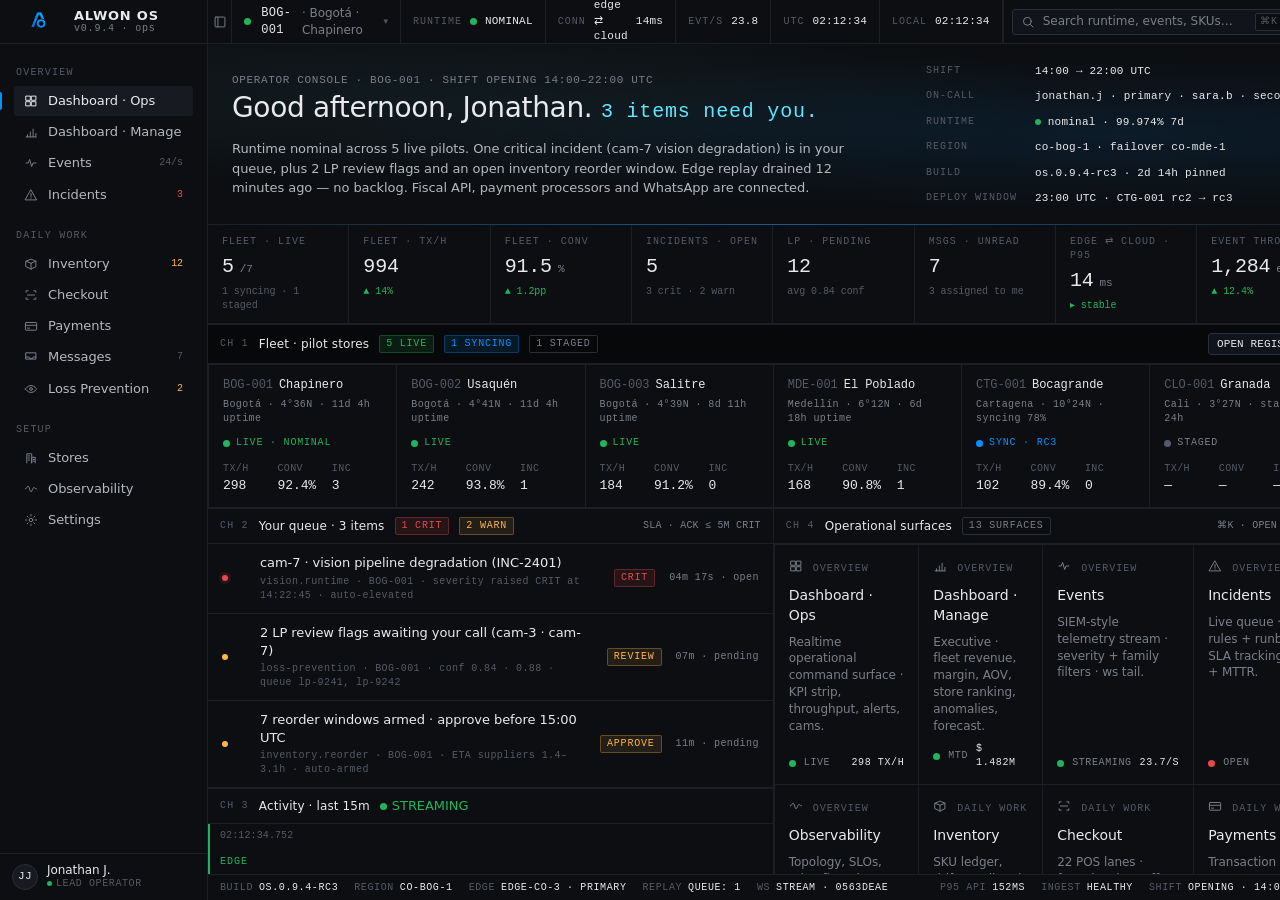
<file: index.html>
<!doctype html>
<html lang="en">
<head>
  <meta charset="utf-8" />
  <meta name="viewport" content="width=1440, initial-scale=1" />
  <link rel="icon" type="image/png" sizes="32x32" href="./favicon-32x32.png" />
  <link rel="icon" type="image/png" sizes="16x16" href="./favicon-16x16.png" />
  <link rel="apple-touch-icon" sizes="192x192" href="./android-chrome-192x192.png" />
  <title>ALWON OS · Operator console</title>
  <link rel="stylesheet" href="./css/alwon.css" />
  <style>
    /* Operator overview / launcher */
    .ov {
      display: grid;
      grid-template-columns: 1fr 1fr;
      gap: 1px;
      background: var(--border-1);
    }
    .ov > .cell { background: var(--bg-1); display: flex; flex-direction: column; }
    .ov .span-2 { grid-column: span 2; }

    /* Hero strip */
    .hero {
      background:
        radial-gradient(ellipse at 80% 50%, rgba(6, 144, 252, 0.10), transparent 60%),
        radial-gradient(ellipse at 18% 30%, rgba(96, 231, 255, 0.06), transparent 50%),
        var(--bg-1);
      border-bottom: 1px solid var(--border-1);
      padding: 20px 24px 18px;
      display: grid;
      grid-template-columns: 1fr auto;
      align-items: center;
      gap: 24px;
      position: relative;
    }
    .hero::after {
      content: ""; position: absolute; left: 0; right: 0; bottom: -1px; height: 1px;
      background: linear-gradient(90deg, transparent, var(--signal), transparent);
      opacity: 0.55;
    }
    .hero .lhs h1 {
      margin: 0 0 6px 0;
      font-size: var(--t-28);
      color: var(--fg-0);
      font-weight: 500;
      letter-spacing: -0.012em;
    }
    .hero .lhs h1 .mono { font-family: var(--font-mono); color: var(--telemetry); font-size: var(--t-20); letter-spacing: 0.04em; }
    .hero .lhs .sub {
      font-family: var(--font-mono); font-size: var(--t-11); color: var(--fg-2);
      letter-spacing: 0.06em; text-transform: uppercase;
    }
    .hero .lhs .desc {
      margin-top: 12px;
      color: var(--fg-1);
      font-size: var(--t-13);
      max-width: 620px;
      line-height: 1.5;
    }
    .hero .rhs {
      display: grid;
      grid-template-columns: repeat(2, auto);
      gap: 10px 18px;
      font-family: var(--font-mono);
      font-size: var(--t-11);
      color: var(--fg-1);
      letter-spacing: 0.02em;
    }
    .hero .rhs .row { display: contents; }
    .hero .rhs .row .k { color: var(--fg-3); text-transform: uppercase; letter-spacing: 0.10em; font-size: var(--t-10); }
    .hero .rhs .row .v { color: var(--fg-0); }

    /* Surface launcher tiles */
    .launcher {
      display: grid;
      grid-template-columns: repeat(4, 1fr);
      gap: 1px;
      background: var(--border-1);
      padding: 1px;
    }
    .tile {
      background: var(--bg-1);
      padding: 14px;
      display: flex;
      flex-direction: column;
      gap: 8px;
      cursor: pointer;
      position: relative;
      min-height: 130px;
      text-decoration: none;
      color: inherit;
      transition: background 0.08s linear;
    }
    .tile:hover {
      background: var(--bg-2);
    }
    .tile .tile-head {
      display: flex; align-items: center; gap: 10px;
      font-family: var(--font-mono);
      font-size: var(--t-10);
      color: var(--fg-3);
      letter-spacing: 0.10em;
      text-transform: uppercase;
    }
    .tile .tile-head .icon { color: var(--fg-2); }
    .tile .tile-title { color: var(--fg-0); font-size: var(--t-14); font-weight: 500; letter-spacing: -0.005em; }
    .tile .tile-desc { color: var(--fg-2); font-size: var(--t-12); line-height: 1.4; flex: 1; }
    .tile .tile-state {
      display: flex;
      align-items: center;
      gap: 8px;
      font-family: var(--font-mono);
      font-size: var(--t-10);
      color: var(--fg-2);
      letter-spacing: 0.06em;
      text-transform: uppercase;
    }
    .tile .tile-state .v { color: var(--fg-0); }
    .tile .tile-state.crit .v { color: var(--crit); }
    .tile .tile-state.warn .v { color: var(--warn); }

    /* Operator queue */
    .op-row {
      display: grid;
      grid-template-columns: 24px 1fr auto auto;
      gap: 14px;
      align-items: center;
      padding: 10px 14px;
      border-bottom: 1px solid var(--border-1);
      cursor: pointer;
    }
    .op-row:hover { background: var(--bg-2); }
    .op-row .marker {
      width: 6px; height: 6px; border-radius: 50%;
    }
    .op-row .ttl { color: var(--fg-0); font-size: var(--t-13); margin-bottom: 2px; }
    .op-row .sub { font-family: var(--font-mono); font-size: var(--t-10); color: var(--fg-3); letter-spacing: 0.04em; }
    .op-row .meta { font-family: var(--font-mono); font-size: var(--t-10); color: var(--fg-2); letter-spacing: 0.04em; }

    .fleet-bar {
      display: grid;
      grid-template-columns: repeat(6, 1fr);
      gap: 1px;
      background: var(--border-1);
      padding: 1px;
    }
    .fleet-tile {
      background: var(--bg-1);
      padding: 12px 14px;
      display: flex;
      flex-direction: column;
      gap: 4px;
    }
    .fleet-tile .name { font-family: var(--font-mono); font-size: var(--t-12); color: var(--fg-0); }
    .fleet-tile .name .id { color: var(--fg-3); margin-right: 6px; }
    .fleet-tile .where { font-family: var(--font-mono); font-size: var(--t-10); color: var(--fg-2); letter-spacing: 0.04em; }
    .fleet-tile .state-row {
      display: flex; align-items: center; gap: 6px; margin-top: 6px;
      font-family: var(--font-mono); font-size: var(--t-10); letter-spacing: 0.08em; text-transform: uppercase;
    }
    .fleet-tile .stats {
      display: grid;
      grid-template-columns: 1fr 1fr 1fr;
      gap: 4px;
      margin-top: 8px;
    }
    .fleet-tile .stats > div {
      font-family: var(--font-mono); font-size: var(--t-10); color: var(--fg-3);
      letter-spacing: 0.04em;
    }
    .fleet-tile .stats > div .v {
      display: block;
      font-size: var(--t-13);
      color: var(--fg-0);
      letter-spacing: -0.005em;
      margin-top: 1px;
    }
  </style>
</head>
<body>
  <div id="app"></div>
  <script src="./js/alwon.js"></script>
  <script>
    function tile(o) {
      const stateClass = o.tone || '';
      return `
        <a class="tile" href="${o.href}">
          <div class="tile-head">
            <span class="icon">${ALWON.icon(o.icon)}</span>
            <span>${o.head}</span>
          </div>
          <div class="tile-title">${o.title}</div>
          <div class="tile-desc">${o.desc}</div>
          <div class="tile-state ${stateClass}">
            <span class="pulse ${o.dot || 'ok'}"></span>
            <span>${o.lbl}</span>
            <span class="v" style="margin-left: auto;">${o.val}</span>
          </div>
        </a>
      `;
    }

    const mainHtml = `
      <div class="hero">
        <div class="lhs">
          <div class="sub">Operator console · BOG-001 · shift opening 14:00–22:00 UTC</div>
          <h1>Good afternoon, Jonathan. <span class="mono">3 items need you.</span></h1>
          <div class="desc">
            Runtime nominal across 5 live pilots. One critical incident (cam-7 vision degradation) is in your queue,
            plus 2 LP review flags and an open inventory reorder window. Edge replay drained 12 minutes ago — no backlog.
            Fiscal API, payment processors and WhatsApp are connected.
          </div>
        </div>
        <div class="rhs">
          <div class="row"><span class="k">SHIFT</span><span class="v">14:00 → 22:00 UTC</span></div>
          <div class="row"><span class="k">ON-CALL</span><span class="v">jonathan.j · primary · sara.b · secondary</span></div>
          <div class="row"><span class="k">RUNTIME</span><span class="v"><span class="dot ok"></span> nominal · 99.974% 7d</span></div>
          <div class="row"><span class="k">REGION</span><span class="v">co-bog-1 · failover co-mde-1</span></div>
          <div class="row"><span class="k">BUILD</span><span class="v">os.0.9.4-rc3 · 2d 14h pinned</span></div>
          <div class="row"><span class="k">DEPLOY WINDOW</span><span class="v">23:00 UTC · CTG-001 rc2 → rc3</span></div>
        </div>
      </div>

      <!-- TOP STATS -->
      <div class="kpi-strip" style="grid-template-columns: repeat(8, 1fr);">
        <div class="kpi"><div class="kpi-label">FLEET · LIVE</div><div class="kpi-value">5<span class="kpi-unit">/7</span></div><div class="kpi-delta"><span class="ref">1 syncing · 1 staged</span></div></div>
        <div class="kpi"><div class="kpi-label">FLEET · TX/H</div><div class="kpi-value mono">994</div><div class="kpi-delta"><span class="delta up">▲ 14%</span></div></div>
        <div class="kpi"><div class="kpi-label">FLEET · CONV</div><div class="kpi-value">91.5<span class="kpi-unit">%</span></div><div class="kpi-delta"><span class="delta up">▲ 1.2pp</span></div></div>
        <div class="kpi"><div class="kpi-label">INCIDENTS · OPEN</div><div class="kpi-value fg-warn">5</div><div class="kpi-delta"><span class="ref">3 crit · 2 warn</span></div></div>
        <div class="kpi"><div class="kpi-label">LP · PENDING</div><div class="kpi-value fg-warn">12</div><div class="kpi-delta"><span class="ref">avg 0.84 conf</span></div></div>
        <div class="kpi"><div class="kpi-label">MSGS · UNREAD</div><div class="kpi-value">7</div><div class="kpi-delta"><span class="ref">3 assigned to me</span></div></div>
        <div class="kpi"><div class="kpi-label">EDGE ⇄ CLOUD · p95</div><div class="kpi-value">14<span class="kpi-unit">ms</span></div><div class="kpi-delta"><span class="delta up">▸ stable</span></div></div>
        <div class="kpi"><div class="kpi-label">EVENT THROUGHPUT</div><div class="kpi-value mono">1,284<span class="kpi-unit">ev/m</span></div><div class="kpi-delta"><span class="delta up">▲ 12.4%</span></div></div>
      </div>

      <!-- FLEET STATE -->
      <div class="panel-head" style="border-top: 1px solid var(--border-1);">
        <span class="label">CH 1</span>
        <span class="title">Fleet · pilot stores</span>
        <span class="pill ok">5 LIVE</span>
        <span class="pill info">1 SYNCING</span>
        <span class="pill ghost dim">1 STAGED</span>
        <div class="right"><a href="stores.html" class="btn tiny">Open registry →</a></div>
      </div>
      <div class="fleet-bar">
        ${fleetTile({ id: 'BOG-001', name: 'Chapinero', where: 'Bogotá · 4°36N · 11d 4h uptime', dot: 'ok', state: 'LIVE · NOMINAL', tx: '298', conv: '92.4%', inc: '3' })}
        ${fleetTile({ id: 'BOG-002', name: 'Usaquén', where: 'Bogotá · 4°41N · 11d 4h uptime', dot: 'ok', state: 'LIVE', tx: '242', conv: '93.8%', inc: '1' })}
        ${fleetTile({ id: 'BOG-003', name: 'Salitre', where: 'Bogotá · 4°39N · 8d 11h uptime', dot: 'ok', state: 'LIVE', tx: '184', conv: '91.2%', inc: '0' })}
        ${fleetTile({ id: 'MDE-001', name: 'El Poblado', where: 'Medellín · 6°12N · 6d 18h uptime', dot: 'ok', state: 'LIVE', tx: '168', conv: '90.8%', inc: '1' })}
        ${fleetTile({ id: 'CTG-001', name: 'Bocagrande', where: 'Cartagena · 10°24N · syncing 78%', dot: 'info', state: 'SYNC · rc3', tx: '102', conv: '89.4%', inc: '0' })}
        ${fleetTile({ id: 'CLO-001', name: 'Granada', where: 'Cali · 3°27N · staged 24h', dot: 'idle', state: 'STAGED', tx: '—', conv: '—', inc: '—' })}
      </div>

      <!-- OPERATOR QUEUE + LAUNCHER -->
      <div class="ov" style="border-top: 1px solid var(--border-1);">

        <div class="cell">
          <div class="panel-head">
            <span class="label">CH 2</span>
            <span class="title">Your queue · 3 items</span>
            <span class="pill crit">1 CRIT</span>
            <span class="pill warn">2 WARN</span>
            <div class="right"><span class="dim mono">SLA · ack ≤ 5m crit</span></div>
          </div>
          <div>
            <a class="op-row" href="incidents.html" style="text-decoration: none; color: inherit;">
              <span class="marker" style="background: var(--crit); box-shadow: 0 0 0 3px var(--crit-bg);"></span>
              <div>
                <div class="ttl">cam-7 · vision pipeline degradation (INC-2401)</div>
                <div class="sub">vision.runtime · BOG-001 · severity raised CRIT at 14:22:45 · auto-elevated</div>
              </div>
              <span class="pill crit">CRIT</span>
              <span class="meta">04m 17s · open</span>
            </a>
            <a class="op-row" href="loss-prevention.html" style="text-decoration: none; color: inherit;">
              <span class="marker" style="background: var(--warn);"></span>
              <div>
                <div class="ttl">2 LP review flags awaiting your call (cam-3 · cam-7)</div>
                <div class="sub">loss-prevention · BOG-001 · conf 0.84 · 0.88 · queue lp-9241, lp-9242</div>
              </div>
              <span class="pill warn">REVIEW</span>
              <span class="meta">07m · pending</span>
            </a>
            <a class="op-row" href="inventory.html" style="text-decoration: none; color: inherit;">
              <span class="marker" style="background: var(--warn);"></span>
              <div>
                <div class="ttl">7 reorder windows armed · approve before 15:00 UTC</div>
                <div class="sub">inventory.reorder · BOG-001 · ETA suppliers 1.4–3.1h · auto-armed</div>
              </div>
              <span class="pill warn">APPROVE</span>
              <span class="meta">11m · pending</span>
            </a>
          </div>

          <div class="panel-head" style="border-top: 1px solid var(--border-1);">
            <span class="label">CH 3</span>
            <span class="title">Activity · last 15m</span>
            <span class="live"><span class="pulse ok"></span>STREAMING</span>
          </div>
          <div id="ovEvents" style="max-height: 280px; overflow-y: auto;"></div>
        </div>

        <div class="cell">
          <div class="panel-head">
            <span class="label">CH 4</span>
            <span class="title">Operational surfaces</span>
            <span class="pill ghost dim">13 surfaces</span>
            <div class="right"><span class="dim mono">⌘K · open by name</span></div>
          </div>
          <div class="launcher">
            ${tile({ icon: 'grid', head: 'OVERVIEW',  title: 'Dashboard · Ops', desc: 'Realtime operational command surface · KPI strip, throughput, alerts, cams.', href: 'dashboard.html',         dot: 'ok',   lbl: 'live',         val: '298 tx/h' })}
            ${tile({ icon: 'chart',head: 'OVERVIEW',  title: 'Dashboard · Manage', desc: 'Executive · fleet revenue, margin, AOV, store ranking, anomalies, forecast.', href: 'dashboard-manage.html', dot: 'ok',   lbl: 'MTD',          val: '$ 1.482M' })}
            ${tile({ icon: 'pulse',head: 'OVERVIEW',  title: 'Events',        desc: 'SIEM-style telemetry stream · severity + family filters · ws tail.',         href: 'events.html',      dot: 'ok',   lbl: 'streaming',    val: '23.7/s' })}
            ${tile({ icon: 'alert',head: 'OVERVIEW',  title: 'Incidents',     desc: 'Live queue · auto-rules + runbooks · SLA tracking, MTTA + MTTR.',           href: 'incidents.html',   dot: 'crit', lbl: 'open',         val: '5', tone: 'crit' })}
            ${tile({ icon: 'wave', head: 'OVERVIEW',  title: 'Observability', desc: 'Topology, SLOs, edge fleet, ingest pipeline, webhooks, latency heatmap.',  href: 'observability.html',dot: 'ok',   lbl: 'nominal',      val: '99.97%' })}
            ${tile({ icon: 'box',  head: 'DAILY WORK',title: 'Inventory',     desc: 'SKU ledger, drift, predicted OOS, shelf heatmap, auto-reorder queue.',     href: 'inventory.html',   dot: 'warn', lbl: '2 oos · 7 ≤1h',val: '0.42%', tone: 'warn' })}
            ${tile({ icon: 'scan', head: 'DAILY WORK',title: 'Checkout',      desc: '22 POS lanes · funnel + drop-off, operator perf, voids + overrides.',     href: 'checkout.html',    dot: 'ok',   lbl: '18/22 lanes',  val: '92.4%' })}
            ${tile({ icon: 'card', head: 'DAILY WORK',title: 'Payments',      desc: 'Transaction stream, processor health, latency dist, decline reasons.',    href: 'payments.html',    dot: 'warn', lbl: 'pse · degraded',val: '99.62%', tone: 'warn' })}
            ${tile({ icon: 'inbox',head: 'DAILY WORK',title: 'Messages',      desc: 'Shared inbox · WhatsApp, email, SMS, kiosk · assignment + threads.',      href: 'messages.html',    dot: 'info', lbl: '7 unread',     val: '14 open' })}
            ${tile({ icon: 'eye',  head: 'DAILY WORK',title: 'Loss Prevention',desc: 'Forensic review queue · vision flags, frame viewer, case builder.',       href: 'loss-prevention.html',dot: 'warn',lbl: 'pending review',val: '12', tone: 'warn' })}
            ${tile({ icon: 'building',head: 'SETUP',  title: 'Stores',        desc: 'Multi-store registry · runtime, SLOs, deploys, commissioning queue.',    href: 'stores.html',      dot: 'ok',   lbl: 'fleet',        val: '5 live · 1 sync' })}
            ${tile({ icon: 'wave', head: 'SETUP',     title: 'Observability', desc: 'Same surface · entry from setup · investor-facing infra view.',           href: 'observability.html',dot: 'ok',  lbl: 'p95 API',      val: '142ms' })}
            ${tile({ icon: 'gear', head: 'SETUP',     title: 'Settings',      desc: 'Runtime · API keys · integrations · operators · webhooks · danger zone.', href: 'settings.html',    dot: 'ok',   lbl: 'unsaved',      val: '3 changes' })}
          </div>
        </div>
      </div>
    `;

    function fleetTile(o) {
      return `
        <a class="fleet-tile" href="dashboard.html" style="text-decoration: none; color: inherit;">
          <div class="name"><span class="id">${o.id}</span>${o.name}</div>
          <div class="where">${o.where}</div>
          <div class="state-row"><span class="pulse ${o.dot}"></span><span class="${o.dot === 'ok' ? 'fg-ok' : o.dot === 'info' ? 'fg-info' : 'dim'}">${o.state}</span></div>
          <div class="stats">
            <div>TX/H<span class="v">${o.tx}</span></div>
            <div>CONV<span class="v">${o.conv}</span></div>
            <div>INC<span class="v ${o.inc !== '0' && o.inc !== '—' ? 'fg-warn' : ''}">${o.inc}</span></div>
          </div>
        </a>
      `;
    }

    ALWON.init({
      active: 'dashboard',
      main: mainHtml,
      onMounted() {
        const t = document.getElementById('ovEvents');
        ALWON.startEventStream(t, { max: 18, interval: 1100 });
      }
    });
  </script>
</body>
</html>
</file>
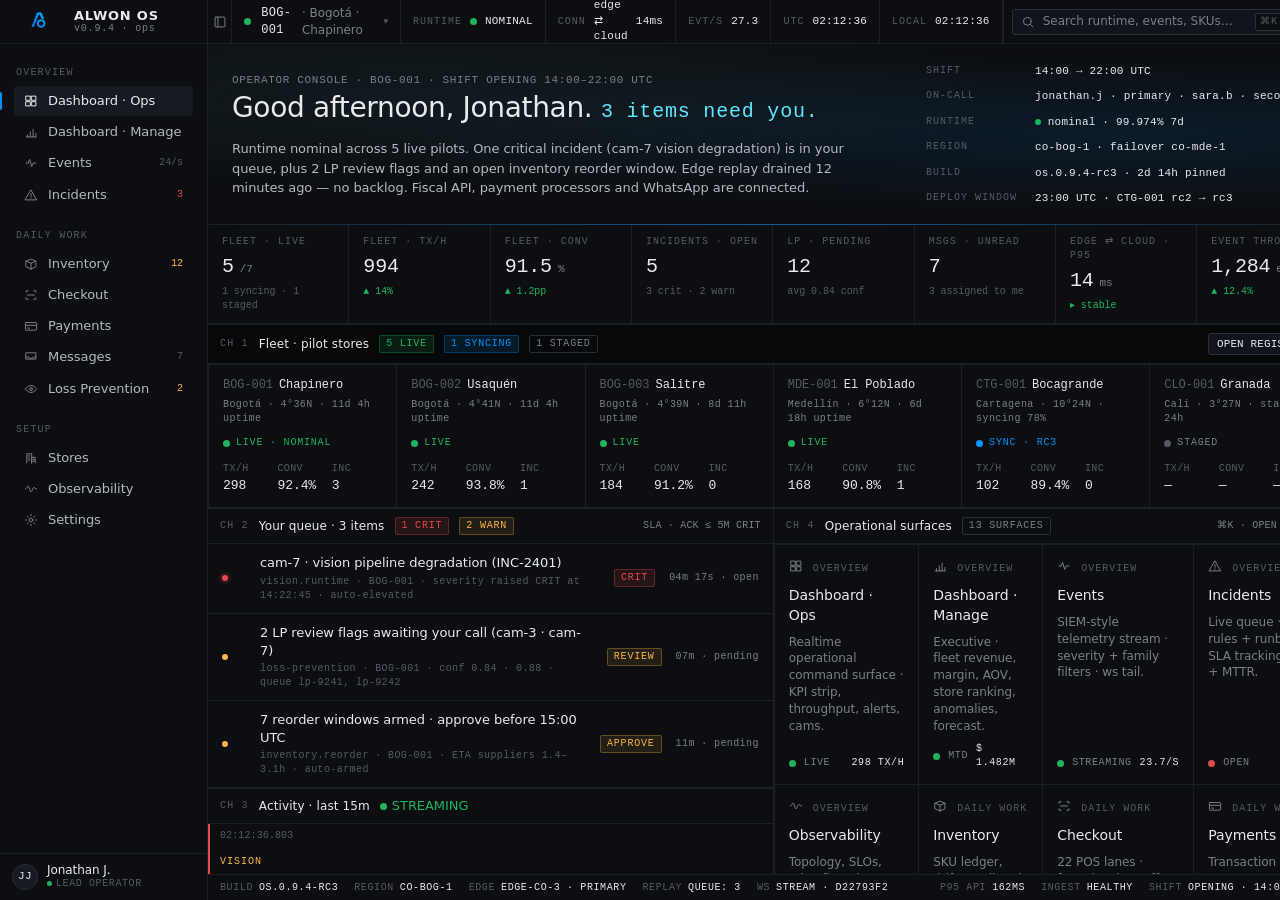
<file: alwon-os-operator-console.html>
<!doctype html>
<html lang="en">
<head>
  <meta charset="utf-8" />
  <meta name="viewport" content="width=1440, initial-scale=1" />
  <link rel="icon" type="image/png" sizes="32x32" href="./favicon-32x32.png" />
  <link rel="icon" type="image/png" sizes="16x16" href="./favicon-16x16.png" />
  <link rel="apple-touch-icon" sizes="192x192" href="./android-chrome-192x192.png" />
  <title>ALWON OS · Operator console</title>
  <link rel="stylesheet" href="./css/alwon.css" />
</head>
<body>
  <div id="app"></div>
  <script src="./js/alwon.js"></script>
  <script>
    // Canonical entry — the full operator console is rendered from this script.
    // See ./index.html in the project for the complete page (this artifact is the
    // entry pointer for the multi-file project: dashboard.html, events.html,
    // observability.html, incidents.html, loss-prevention.html, checkout.html,
    // payments.html, inventory.html, messages.html, stores.html, settings.html).
    window.location.replace('./index.html');
  </script>
</body>
</html>
</file>
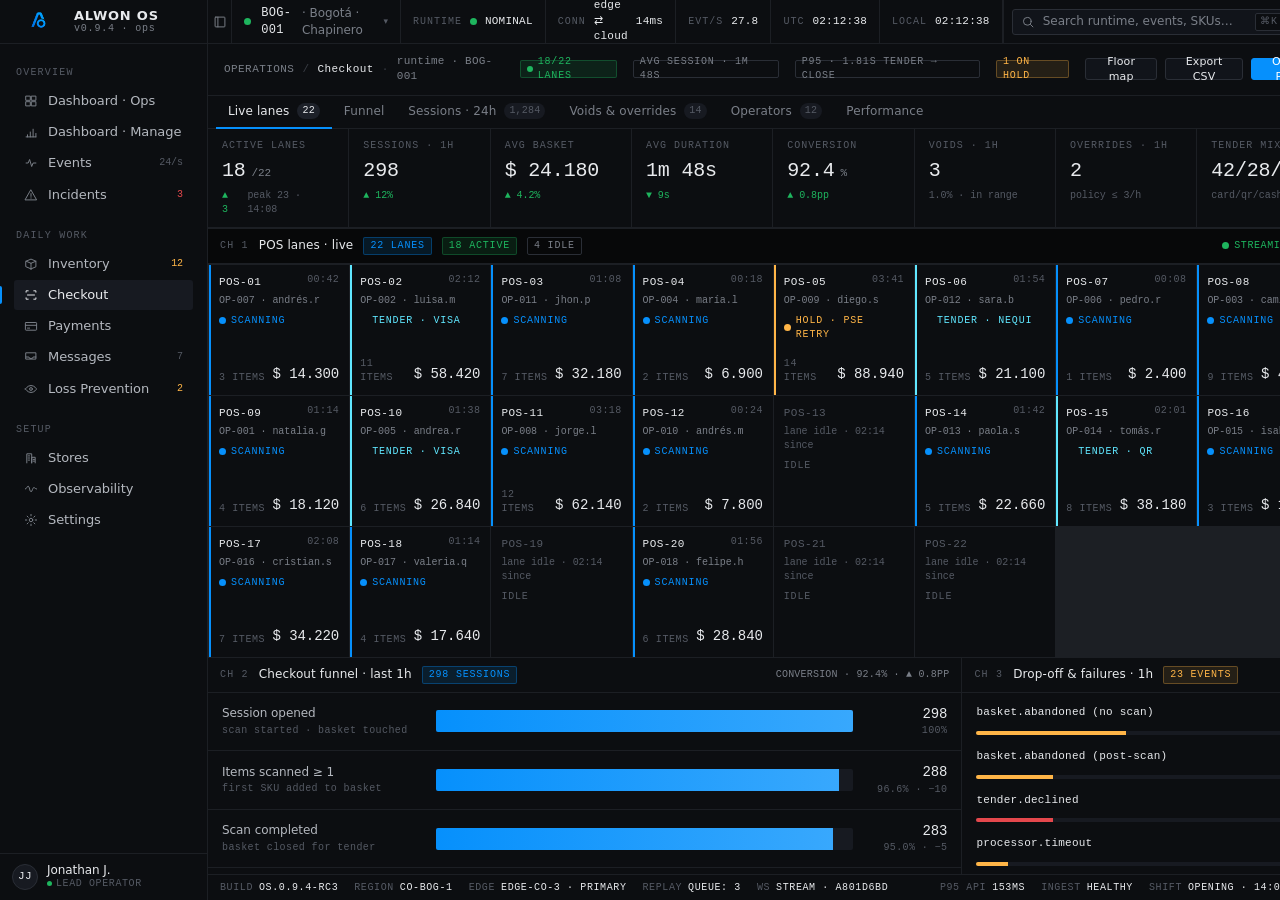
<file: checkout.html>
<!doctype html>
<html lang="en">
<head>
  <meta charset="utf-8" />
  <meta name="viewport" content="width=1440, initial-scale=1" />
  <link rel="icon" type="image/png" sizes="32x32" href="./favicon-32x32.png" />
  <link rel="icon" type="image/png" sizes="16x16" href="./favicon-16x16.png" />
  <link rel="apple-touch-icon" sizes="192x192" href="./android-chrome-192x192.png" />
  <title>ALWON OS · Checkout · runtime</title>
  <link rel="stylesheet" href="./css/alwon.css" />
  <style>
    .ck-grid {
      display: grid;
      grid-template-columns: 1fr 1fr 1fr;
      gap: 1px;
      background: var(--border-1);
    }
    .ck-grid > .cell { background: var(--bg-1); display: flex; flex-direction: column; }
    .ck-grid .span-2 { grid-column: span 2; }
    .ck-grid .span-3 { grid-column: span 3; }

    /* Lane grid */
    .lane-grid {
      display: grid;
      grid-template-columns: repeat(8, 1fr);
      gap: 1px;
      background: var(--border-1);
      padding: 1px;
    }
    .lane {
      background: var(--bg-1);
      padding: 10px;
      display: flex;
      flex-direction: column;
      gap: 4px;
      min-height: 130px;
      position: relative;
    }
    .lane.idle  { color: var(--fg-3); }
    .lane.active { box-shadow: inset 2px 0 0 var(--signal); }
    .lane.hold  { box-shadow: inset 2px 0 0 var(--warn); }
    .lane.tender { box-shadow: inset 2px 0 0 var(--telemetry); }
    .lane .pos-id {
      font-family: var(--font-mono);
      font-size: var(--t-11);
      color: var(--fg-0);
      letter-spacing: 0.04em;
    }
    .lane.idle .pos-id { color: var(--fg-3); }
    .lane .op {
      font-family: var(--font-mono);
      font-size: var(--t-10);
      color: var(--fg-2);
    }
    .lane .state-line {
      display: flex; align-items: center; gap: 5px;
      font-family: var(--font-mono);
      font-size: var(--t-10);
      letter-spacing: 0.08em;
      text-transform: uppercase;
      margin-top: 2px;
    }
    .lane .basket {
      display: grid;
      grid-template-columns: 1fr auto;
      align-items: end;
      gap: 4px;
      margin-top: auto;
    }
    .lane .basket .items {
      font-family: var(--font-mono);
      font-size: var(--t-10);
      color: var(--fg-3);
      letter-spacing: 0.06em;
      text-transform: uppercase;
    }
    .lane .basket .total {
      font-family: var(--font-mono);
      font-size: var(--t-14);
      color: var(--fg-0);
      letter-spacing: -0.005em;
    }
    .lane .dur {
      position: absolute; top: 8px; right: 10px;
      font-family: var(--font-mono);
      font-size: var(--t-10);
      color: var(--fg-3);
      letter-spacing: 0.04em;
    }
    .lane.idle .basket .total { color: var(--fg-3); }
    .lane.idle .basket { display: none; }
    .lane.idle .op::after { content: "lane idle · 02:14 since"; }
    .lane.idle .op { color: var(--fg-3); }

    /* Funnel */
    .funnel-row {
      display: grid;
      grid-template-columns: 200px 1fr 80px;
      align-items: center;
      gap: 14px;
      padding: 12px 14px;
      border-bottom: 1px solid var(--border-1);
    }
    .funnel-row .lbl {
      font-size: var(--t-12);
      color: var(--fg-1);
    }
    .funnel-row .lbl .sub {
      font-family: var(--font-mono);
      font-size: var(--t-10);
      color: var(--fg-3);
      letter-spacing: 0.04em;
      margin-top: 2px;
    }
    .funnel-bar {
      height: 22px;
      background: var(--bg-3);
      border-radius: 2px;
      position: relative;
      overflow: hidden;
    }
    .funnel-bar .fill {
      position: absolute;
      left: 0; top: 0; bottom: 0;
      background: linear-gradient(90deg, var(--signal) 0%, var(--signal-2) 100%);
    }
    .funnel-row .pct {
      font-family: var(--font-mono);
      font-size: var(--t-14);
      color: var(--fg-0);
      text-align: right;
      letter-spacing: -0.005em;
    }
    .funnel-row .pct .delta {
      display: block;
      font-size: var(--t-10);
      color: var(--fg-3);
      letter-spacing: 0.04em;
    }
  </style>
</head>
<body>
  <div id="app"></div>
  <script src="./js/alwon.js"></script>
  <script>
    function laneIdle(n) {
      return `
        <div class="lane idle">
          <div class="pos-id">POS-${String(n).padStart(2,'0')}</div>
          <div class="op"></div>
          <div class="state-line dim-2">IDLE</div>
        </div>
      `;
    }
    function laneScan(n, op, opname, items, total, dur) {
      return `
        <div class="lane active">
          <div class="dur mono">${dur}</div>
          <div class="pos-id">POS-${String(n).padStart(2,'0')}</div>
          <div class="op">${op} · ${opname}</div>
          <div class="state-line fg-info"><span class="pulse info"></span>SCANNING</div>
          <div class="basket"><span class="items">${items} items</span><span class="total">$ ${total}</span></div>
        </div>
      `;
    }
    function laneTender(n, op, opname, items, total, dur, tender) {
      return `
        <div class="lane tender">
          <div class="dur mono">${dur}</div>
          <div class="pos-id">POS-${String(n).padStart(2,'0')}</div>
          <div class="op">${op} · ${opname}</div>
          <div class="state-line fg-telem"><span class="pulse telem"></span>TENDER · ${tender}</div>
          <div class="basket"><span class="items">${items} items</span><span class="total">$ ${total}</span></div>
        </div>
      `;
    }
    function laneHold(n, op, opname, items, total, dur, why) {
      return `
        <div class="lane hold">
          <div class="dur mono">${dur}</div>
          <div class="pos-id">POS-${String(n).padStart(2,'0')}</div>
          <div class="op">${op} · ${opname}</div>
          <div class="state-line fg-warn"><span class="pulse warn"></span>HOLD · ${why}</div>
          <div class="basket"><span class="items">${items} items</span><span class="total">$ ${total}</span></div>
        </div>
      `;
    }

    const mainHtml = `
      <div class="page-header">
        <div class="crumb">
          <span>OPERATIONS</span><span class="sep">/</span>
          <span class="accent">Checkout</span><span class="sep">·</span>
          <span class="mono dim">runtime · BOG-001</span>
        </div>
        <span class="pill ok"><span class="dot ok"></span>18/22 LANES</span>
        <span class="pill ghost dim">avg session · 1m 48s</span>
        <span class="pill ghost dim">p95 · 1.81s tender → close</span>
        <span class="pill warn">1 ON HOLD</span>
        <div class="right">
          <button class="btn tiny">Floor map</button>
          <button class="btn tiny">Export CSV</button>
          <button class="btn tiny primary">Open POS</button>
        </div>
      </div>

      <div class="tabbar">
        <div class="tab active">Live lanes <span class="tab-count">22</span></div>
        <div class="tab">Funnel</div>
        <div class="tab">Sessions · 24h <span class="tab-count">1,284</span></div>
        <div class="tab">Voids &amp; overrides <span class="tab-count">14</span></div>
        <div class="tab">Operators <span class="tab-count">12</span></div>
        <div class="tab">Performance</div>
      </div>

      <div class="kpi-strip" style="grid-template-columns: repeat(8, 1fr);">
        <div class="kpi"><div class="kpi-label">ACTIVE LANES</div><div class="kpi-value">18<span class="kpi-unit">/22</span></div><div class="kpi-delta"><span class="delta up">▲ 3</span> <span class="ref">peak 23 · 14:08</span></div></div>
        <div class="kpi"><div class="kpi-label">SESSIONS · 1H</div><div class="kpi-value">298</div><div class="kpi-delta"><span class="delta up">▲ 12%</span></div></div>
        <div class="kpi"><div class="kpi-label">AVG BASKET</div><div class="kpi-value">$ 24.180</div><div class="kpi-delta"><span class="delta up">▲ 4.2%</span></div></div>
        <div class="kpi"><div class="kpi-label">AVG DURATION</div><div class="kpi-value">1m 48s</div><div class="kpi-delta"><span class="delta up">▼ 9s</span></div></div>
        <div class="kpi"><div class="kpi-label">CONVERSION</div><div class="kpi-value">92.4<span class="kpi-unit">%</span></div><div class="kpi-delta"><span class="delta up">▲ 0.8pp</span></div></div>
        <div class="kpi"><div class="kpi-label">VOIDS · 1H</div><div class="kpi-value">3</div><div class="kpi-delta"><span class="ref">1.0% · in range</span></div></div>
        <div class="kpi"><div class="kpi-label">OVERRIDES · 1H</div><div class="kpi-value">2</div><div class="kpi-delta"><span class="ref">policy ≤ 3/h</span></div></div>
        <div class="kpi"><div class="kpi-label">TENDER MIX</div><div class="kpi-value mono">42/28/22/8</div><div class="kpi-delta"><span class="ref">card/qr/cash/pse</span></div></div>
      </div>

      <!-- LANE GRID -->
      <div class="panel-head" style="border-top: 1px solid var(--border-1);">
        <span class="label">CH 1</span>
        <span class="title">POS lanes · live</span>
        <span class="pill info">22 lanes</span>
        <span class="pill ok">18 active</span>
        <span class="pill ghost dim">4 idle</span>
        <div class="right"><span class="live"><span class="pulse ok"></span>STREAMING · 1s</span></div>
      </div>
      <div class="lane-grid">
        ${laneScan(1, 'OP-007', 'andrés.r',  3,  '14.300', '00:42')}
        ${laneTender(2, 'OP-002', 'luisa.m',  11, '58.420', '02:12', 'visa')}
        ${laneScan(3, 'OP-011', 'jhon.p',   7,  '32.180', '01:08')}
        ${laneScan(4, 'OP-004', 'maría.l',  2,  '6.900',  '00:18')}
        ${laneHold(5, 'OP-009', 'diego.s', 14, '88.940', '03:41', 'pse retry')}
        ${laneTender(6, 'OP-012', 'sara.b', 5,  '21.100', '01:54', 'nequi')}
        ${laneScan(7, 'OP-006', 'pedro.r', 1,  '2.400',  '00:08')}
        ${laneScan(8, 'OP-003', 'camilo.a',9,  '41.620', '02:46')}
        ${laneScan(9, 'OP-001', 'natalia.g',4, '18.120', '01:14')}
        ${laneTender(10, 'OP-005', 'andrea.r',6,'26.840','01:38', 'visa')}
        ${laneScan(11, 'OP-008', 'jorge.l', 12,'62.140', '03:18')}
        ${laneScan(12, 'OP-010', 'andrés.m',2, '7.800',  '00:24')}
        ${laneIdle(13)}
        ${laneScan(14, 'OP-013', 'paola.s', 5, '22.660', '01:42')}
        ${laneTender(15, 'OP-014', 'tomás.r',8,'38.180', '02:01', 'qr')}
        ${laneScan(16, 'OP-015', 'isabella.p',3,'12.480','00:48')}
        ${laneScan(17, 'OP-016', 'cristian.s',7,'34.220','02:08')}
        ${laneScan(18, 'OP-017', 'valeria.q',4, '17.640','01:14')}
        ${laneIdle(19)}
        ${laneScan(20, 'OP-018', 'felipe.h',6, '28.840','01:56')}
        ${laneIdle(21)}
        ${laneIdle(22)}
      </div>

      <div class="ck-grid">

        <!-- FUNNEL -->
        <div class="cell span-2">
          <div class="panel-head">
            <span class="label">CH 2</span>
            <span class="title">Checkout funnel · last 1h</span>
            <span class="pill info">298 sessions</span>
            <div class="right"><span class="dim mono">conversion · 92.4% · ▲ 0.8pp</span></div>
          </div>
          <div>
            <div class="funnel-row">
              <div class="lbl">Session opened<div class="sub">scan started · basket touched</div></div>
              <div class="funnel-bar"><div class="fill" style="width: 100%;"></div></div>
              <div class="pct">298<span class="delta">100%</span></div>
            </div>
            <div class="funnel-row">
              <div class="lbl">Items scanned ≥ 1<div class="sub">first SKU added to basket</div></div>
              <div class="funnel-bar"><div class="fill" style="width: 96.6%;"></div></div>
              <div class="pct">288<span class="delta">96.6% · −10</span></div>
            </div>
            <div class="funnel-row">
              <div class="lbl">Scan completed<div class="sub">basket closed for tender</div></div>
              <div class="funnel-bar"><div class="fill" style="width: 95.0%;"></div></div>
              <div class="pct">283<span class="delta">95.0% · −5</span></div>
            </div>
            <div class="funnel-row">
              <div class="lbl">Tender initiated<div class="sub">payment method selected</div></div>
              <div class="funnel-bar"><div class="fill" style="width: 94.3%;"></div></div>
              <div class="pct">281<span class="delta">94.3% · −2</span></div>
            </div>
            <div class="funnel-row">
              <div class="lbl">Authorisation success<div class="sub">processor returned ok</div></div>
              <div class="funnel-bar"><div class="fill" style="width: 92.6%;"></div></div>
              <div class="pct">276<span class="delta">92.6% · −5</span></div>
            </div>
            <div class="funnel-row" style="border-bottom: 0;">
              <div class="lbl">Tx completed<div class="sub">receipt issued · ledger committed</div></div>
              <div class="funnel-bar"><div class="fill" style="width: 92.4%;"></div></div>
              <div class="pct">275<span class="delta">92.4% · −1</span></div>
            </div>
          </div>
        </div>

        <!-- DROP-OFF REASONS -->
        <div class="cell">
          <div class="panel-head">
            <span class="label">CH 3</span>
            <span class="title">Drop-off &amp; failures · 1h</span>
            <span class="pill warn">23 events</span>
          </div>
          <div style="padding: 12px 14px;">
            <div style="display: grid; grid-template-columns: 1fr auto; gap: 10px 8px; align-items: center;">
              <div class="mono s11 up">basket.abandoned (no scan)</div>
              <div class="mono s12 fg-warn">10</div>
              <div class="meter warn" style="grid-column: span 2;"><span style="width: 43%"></span></div>

              <div class="mono s11 up" style="margin-top: 4px;">basket.abandoned (post-scan)</div>
              <div class="mono s12 fg-warn">5</div>
              <div class="meter warn" style="grid-column: span 2;"><span style="width: 22%"></span></div>

              <div class="mono s11 up" style="margin-top: 4px;">tender.declined</div>
              <div class="mono s12 fg-crit">5</div>
              <div class="meter crit" style="grid-column: span 2;"><span style="width: 22%"></span></div>

              <div class="mono s11 up" style="margin-top: 4px;">processor.timeout</div>
              <div class="mono s12 fg-warn">2</div>
              <div class="meter warn" style="grid-column: span 2;"><span style="width: 9%"></span></div>

              <div class="mono s11 up" style="margin-top: 4px;">override.required</div>
              <div class="mono s12 dim">1</div>
              <div class="meter" style="grid-column: span 2;"><span style="width: 4%"></span></div>
            </div>
            <div class="mono tiny dim" style="margin-top: 18px; letter-spacing: 0.06em; text-transform: uppercase;">REASON DETAIL · last 30m</div>
            <div class="mono s11" style="color: var(--fg-1); line-height: 1.6; margin-top: 4px;">
              <div>14:21 · pos-05 · pse t/o → retry → ok (1m 14s)</div>
              <div>14:17 · pos-08 · amex decline 05 → cash</div>
              <div>14:11 · pos-03 · nequi push.miss → re-attempt</div>
              <div>14:08 · pos-12 · scan-avoid prompt · override OP-002</div>
              <div>14:02 · pos-06 · basket abandoned · 92s idle</div>
            </div>
          </div>
        </div>

        <!-- OPERATORS -->
        <div class="cell span-3">
          <div class="panel-head">
            <span class="label">CH 4</span>
            <span class="title">Operator performance · shift 14:00–22:00</span>
            <span class="pill info">12 operators</span>
            <div class="right"><span class="dim mono">avg scan · 12.4s/item · target ≤ 16s</span></div>
          </div>
          <table class="t-table">
            <thead>
              <tr>
                <th>OPERATOR</th>
                <th>LANE</th>
                <th>SESSIONS · SHIFT</th>
                <th>AVG BASKET</th>
                <th>AVG SCAN · ITEM</th>
                <th>VOIDS</th>
                <th>OVERRIDES</th>
                <th>AUTH SUCCESS</th>
                <th>STATE</th>
              </tr>
            </thead>
            <tbody>
              <tr>
                <td><span class="mono">OP-007</span> · andrés.r</td>
                <td class="mono">POS-01</td>
                <td class="num">28</td>
                <td class="num">$ 22.140</td>
                <td class="num">11.4s</td>
                <td class="num">0</td>
                <td class="num">0</td>
                <td class="num fg-ok">100%</td>
                <td><span class="pill ok">SCANNING</span></td>
              </tr>
              <tr>
                <td><span class="mono">OP-002</span> · luisa.m</td>
                <td class="mono">POS-02</td>
                <td class="num">31</td>
                <td class="num">$ 28.420</td>
                <td class="num">10.8s</td>
                <td class="num">1</td>
                <td class="num">0</td>
                <td class="num fg-ok">99.2%</td>
                <td><span class="pill telem">TENDER</span></td>
              </tr>
              <tr>
                <td><span class="mono">OP-009</span> · diego.s</td>
                <td class="mono">POS-05</td>
                <td class="num">22</td>
                <td class="num">$ 41.620</td>
                <td class="num">14.2s</td>
                <td class="num">2</td>
                <td class="num">1</td>
                <td class="num fg-warn">94.3%</td>
                <td><span class="pill warn">HOLD</span></td>
              </tr>
              <tr>
                <td><span class="mono">OP-012</span> · sara.b</td>
                <td class="mono">POS-06</td>
                <td class="num">26</td>
                <td class="num">$ 18.180</td>
                <td class="num">11.9s</td>
                <td class="num">0</td>
                <td class="num">0</td>
                <td class="num fg-ok">100%</td>
                <td><span class="pill telem">TENDER</span></td>
              </tr>
              <tr>
                <td><span class="mono">OP-011</span> · jhon.p</td>
                <td class="mono">POS-03</td>
                <td class="num">24</td>
                <td class="num">$ 24.180</td>
                <td class="num">12.4s</td>
                <td class="num">0</td>
                <td class="num">0</td>
                <td class="num fg-ok">99.6%</td>
                <td><span class="pill ok">SCANNING</span></td>
              </tr>
              <tr>
                <td><span class="mono">OP-014</span> · tomás.r</td>
                <td class="mono">POS-15</td>
                <td class="num">19</td>
                <td class="num">$ 32.140</td>
                <td class="num">13.1s</td>
                <td class="num">0</td>
                <td class="num">1</td>
                <td class="num fg-ok">98.4%</td>
                <td><span class="pill telem">TENDER</span></td>
              </tr>
            </tbody>
          </table>
        </div>
      </div>
    `;

    ALWON.init({
      active: 'checkout',
      main: mainHtml,
    });
  </script>
</body>
</html>
</file>
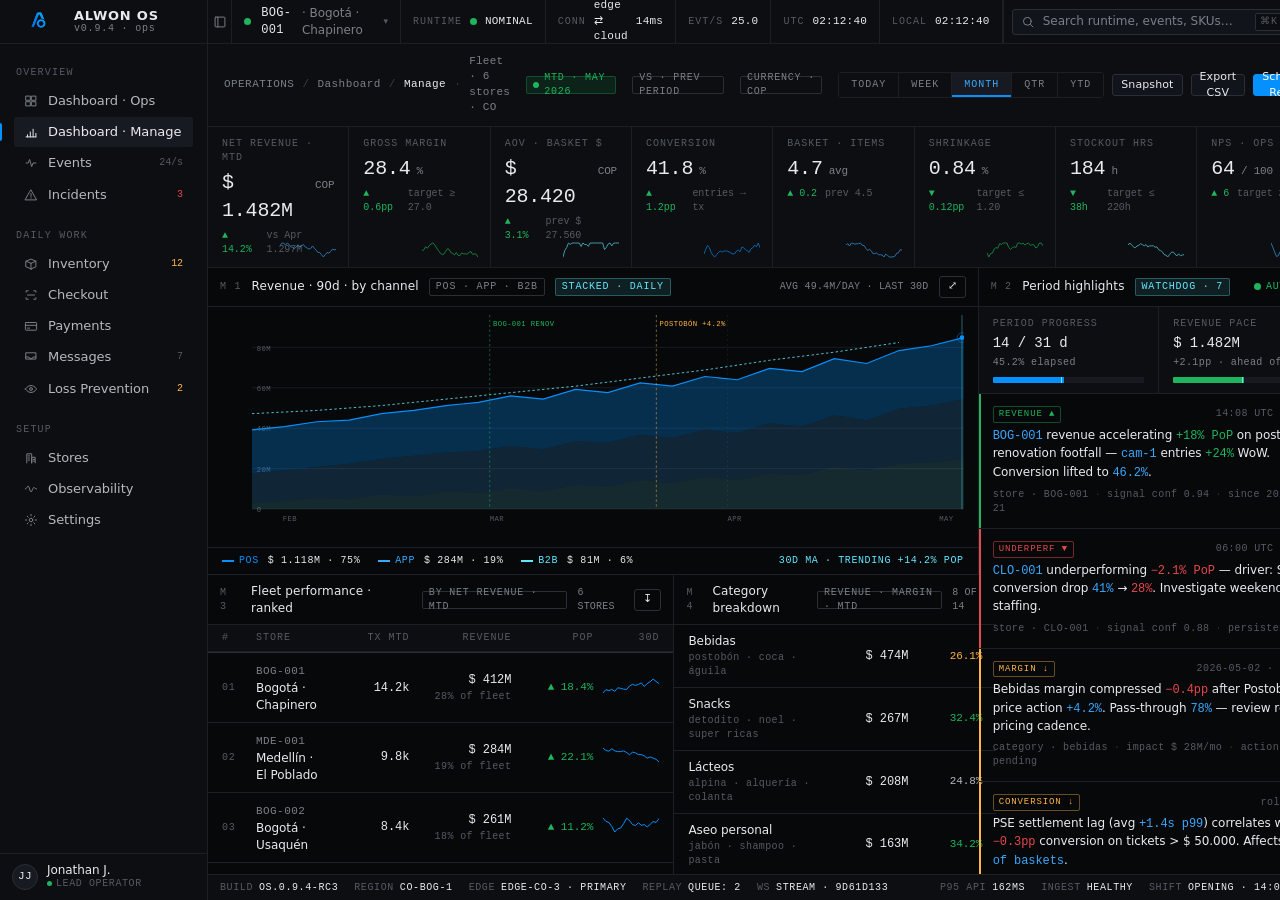
<file: dashboard-manage.html>
<!doctype html>
<html lang="en">
<head>
  <meta charset="utf-8" />
  <meta name="viewport" content="width=1440, initial-scale=1" />
  <link rel="icon" type="image/png" sizes="32x32" href="./favicon-32x32.png" />
  <link rel="icon" type="image/png" sizes="16x16" href="./favicon-16x16.png" />
  <link rel="apple-touch-icon" sizes="192x192" href="./android-chrome-192x192.png" />
  <title>ALWON OS · Dashboard · Manage · Fleet</title>
  <link rel="stylesheet" href="./css/alwon.css" />
  <style>
    /* Period selector — compact pill row, operational not marketing */
    .period-row {
      display: flex; align-items: center; gap: 1px;
      background: var(--border-1);
      border: 1px solid var(--border-1);
      border-radius: 3px;
      padding: 0;
      font-family: var(--font-mono);
    }
    .period-row button {
      background: var(--bg-1);
      color: var(--fg-2);
      border: 0;
      padding: 5px 12px;
      font-family: var(--font-mono);
      font-size: var(--t-10);
      letter-spacing: 0.10em;
      text-transform: uppercase;
      cursor: pointer;
      transition: background 80ms, color 80ms;
    }
    .period-row button:hover { color: var(--fg-0); background: var(--bg-2); }
    .period-row button.active {
      background: var(--bg-3);
      color: var(--signal-2);
      box-shadow: inset 0 -2px 0 var(--signal);
    }

    /* Manage grid — quieter than ops, still dense */
    .mgr {
      display: grid;
      grid-template-columns: minmax(0, 1.55fr) 360px;
      grid-template-rows: minmax(280px, auto) minmax(0, 1fr) minmax(220px, auto);
      gap: 1px;
      background: var(--border-1);
      min-height: 820px;
    }
    .mgr > .cell { background: var(--bg-0); display: flex; flex-direction: column; min-height: 0; }
    .mgr .r1-left  { grid-column: 1; grid-row: 1; }
    .mgr .r1-right { grid-column: 2; grid-row: 1 / span 2; }
    .mgr .r2-left  { grid-column: 1; grid-row: 2; display: grid; grid-template-columns: 1.25fr 1fr; gap: 1px; background: var(--border-1); }
    .mgr .r2-left > .cell { background: var(--bg-0); }
    .mgr .r3       { grid-column: 1 / span 2; grid-row: 3; display: grid; grid-template-columns: 1fr 1fr 1fr; gap: 1px; background: var(--border-1); }
    .mgr .r3 > .cell { background: var(--bg-0); }

    /* Chart shell — same idiom as ops */
    .chart-frame {
      flex: 1;
      position: relative;
      padding: 8px 14px 22px 44px;
      min-height: 0;
    }
    .chart-svg { width: 100%; height: 100%; display: block; }
    .chart-legend {
      display: flex; align-items: center; gap: 18px;
      padding: 6px 14px;
      font-family: var(--font-mono);
      font-size: var(--t-10);
      color: var(--fg-2);
      letter-spacing: 0.06em;
      text-transform: uppercase;
      border-top: 1px solid var(--border-1);
    }
    .chart-legend .legend-item { display: inline-flex; align-items: center; gap: 5px; }
    .chart-legend .legend-mark { width: 12px; height: 2px; display: inline-block; background: currentColor; }
    .chart-legend .v { font-family: var(--font-mono); color: var(--fg-0); margin-left: 4px; }

    /* Store fleet ranking */
    .rank-row {
      display: grid;
      grid-template-columns: 24px 1fr 72px 92px 72px 56px;
      align-items: center;
      gap: 10px;
      padding: 9px 14px;
      border-bottom: 1px solid var(--border-1);
      font-size: var(--t-12);
    }
    .rank-row:hover { background: var(--bg-2); }
    .rank-row .rk {
      font-family: var(--font-mono);
      font-size: var(--t-10);
      color: var(--fg-3);
      letter-spacing: 0.08em;
    }
    .rank-row .store-id {
      font-family: var(--font-mono);
      font-size: var(--t-11);
      color: var(--fg-2);
      letter-spacing: 0.04em;
    }
    .rank-row .store-name { color: var(--fg-0); font-size: var(--t-12); }
    .rank-row .rev {
      font-family: var(--font-mono);
      font-size: var(--t-12);
      color: var(--fg-0);
      text-align: right;
      font-variant-numeric: tabular-nums;
    }
    .rank-row .rev-sub {
      font-family: var(--font-mono);
      font-size: var(--t-10);
      color: var(--fg-3);
      letter-spacing: 0.04em;
      text-align: right;
      margin-top: 1px;
    }
    .rank-row .pop {
      font-family: var(--font-mono);
      font-size: var(--t-11);
      text-align: right;
      font-variant-numeric: tabular-nums;
    }
    .rank-row .pop.up { color: var(--ok); }
    .rank-row .pop.down { color: var(--crit); }
    .rank-row .pop.flat { color: var(--fg-2); }
    .rank-row .rank-spark { color: var(--signal); }

    /* Category breakdown horizontal bars */
    .cat-row {
      display: grid;
      grid-template-columns: 130px 1fr 70px 64px;
      align-items: center;
      gap: 10px;
      padding: 8px 14px;
      border-bottom: 1px solid var(--border-1);
      font-size: var(--t-12);
    }
    .cat-row:hover { background: var(--bg-2); }
    .cat-row .cat-name { color: var(--fg-0); font-size: var(--t-12); }
    .cat-row .cat-sub { color: var(--fg-3); font-size: var(--t-10); font-family: var(--font-mono); letter-spacing: 0.04em; margin-top: 1px; }
    .cat-bar {
      height: 5px;
      background: var(--bg-3);
      border-radius: 1px;
      position: relative;
      overflow: hidden;
    }
    .cat-bar > span { display: block; height: 100%; background: var(--signal); }
    .cat-bar > span.tg { background: var(--telemetry); }
    .cat-bar > span.amber { background: var(--warn); }
    .cat-row .cat-rev { font-family: var(--font-mono); font-size: var(--t-12); color: var(--fg-0); text-align: right; font-variant-numeric: tabular-nums; }
    .cat-row .cat-margin { font-family: var(--font-mono); font-size: var(--t-11); color: var(--fg-1); text-align: right; font-variant-numeric: tabular-nums; }
    .cat-row .cat-margin.warn { color: var(--warn); }
    .cat-row .cat-margin.up { color: var(--ok); }

    /* Watchdog insight cards */
    .insight {
      padding: 12px 14px;
      border-bottom: 1px solid var(--border-1);
      position: relative;
    }
    .insight::before {
      content: ""; position: absolute; left: 0; top: 0; bottom: 0; width: 2px;
    }
    .insight.pos::before { background: var(--ok); }
    .insight.neg::before { background: var(--crit); }
    .insight.warn::before { background: var(--warn); }
    .insight.info::before { background: var(--signal); }
    .insight .head {
      display: flex; align-items: center; gap: 8px; margin-bottom: 4px;
    }
    .insight .tag {
      font-family: var(--font-mono);
      font-size: 9px;
      letter-spacing: 0.10em;
      text-transform: uppercase;
      padding: 1px 5px;
      border-radius: 2px;
      border: 1px solid var(--border-2);
      color: var(--fg-2);
    }
    .insight.pos .tag { color: var(--ok); border-color: rgba(30,181,94,0.4); }
    .insight.neg .tag { color: var(--crit); border-color: rgba(229,72,77,0.5); }
    .insight.warn .tag { color: var(--warn); border-color: rgba(255,181,71,0.4); }
    .insight.info .tag { color: var(--signal); border-color: rgba(6,144,252,0.4); }
    .insight .ts {
      font-family: var(--font-mono);
      font-size: var(--t-10);
      color: var(--fg-3);
      letter-spacing: 0.04em;
      margin-left: auto;
    }
    .insight .body { color: var(--fg-0); font-size: var(--t-12); line-height: 1.45; }
    .insight .body .em { color: var(--signal-2); font-family: var(--font-mono); }
    .insight .body .crit { color: var(--crit); font-family: var(--font-mono); }
    .insight .body .ok { color: var(--ok); font-family: var(--font-mono); }
    .insight .meta {
      margin-top: 6px;
      font-family: var(--font-mono);
      font-size: var(--t-10);
      color: var(--fg-3);
      letter-spacing: 0.04em;
    }
    .insight .meta .sep { margin: 0 6px; color: var(--border-2); }

    /* SKU table */
    .sku-row {
      display: grid;
      grid-template-columns: 56px 1fr 70px 64px 56px;
      align-items: center;
      gap: 10px;
      padding: 8px 14px;
      border-bottom: 1px solid var(--border-1);
      font-size: var(--t-12);
    }
    .sku-row:hover { background: var(--bg-2); }
    .sku-row .sku { font-family: var(--font-mono); font-size: var(--t-11); color: var(--fg-2); }
    .sku-row .name { color: var(--fg-0); font-size: var(--t-12); }
    .sku-row .sub { color: var(--fg-3); font-size: var(--t-10); font-family: var(--font-mono); margin-top: 1px; letter-spacing: 0.04em; }
    .sku-row .num { font-family: var(--font-mono); font-size: var(--t-12); color: var(--fg-0); text-align: right; font-variant-numeric: tabular-nums; }
    .sku-row .marg { font-family: var(--font-mono); font-size: var(--t-11); color: var(--ok); text-align: right; font-variant-numeric: tabular-nums; }
    .sku-row .delta { font-family: var(--font-mono); font-size: var(--t-10); text-align: right; letter-spacing: 0.04em; font-variant-numeric: tabular-nums; }
    .sku-row .delta.up { color: var(--ok); }
    .sku-row .delta.down { color: var(--crit); }

    /* Period progress gauge */
    .pace {
      display: grid;
      grid-template-columns: 1fr 1fr;
      gap: 1px;
      background: var(--border-1);
      border-bottom: 1px solid var(--border-1);
    }
    .pace > div {
      background: var(--bg-1);
      padding: 10px 14px;
      display: flex; flex-direction: column; gap: 3px;
    }
    .pace .lbl { font-family: var(--font-mono); font-size: var(--t-10); color: var(--fg-3); letter-spacing: 0.10em; text-transform: uppercase; }
    .pace .v   { font-family: var(--font-mono); font-size: var(--t-14); color: var(--fg-0); font-variant-numeric: tabular-nums; }
    .pace .sub { font-family: var(--font-mono); font-size: var(--t-10); color: var(--fg-2); letter-spacing: 0.04em; }

    .pace-bar {
      height: 6px;
      background: var(--bg-3);
      border-radius: 1px;
      position: relative;
      margin-top: 4px;
      overflow: hidden;
    }
    .pace-bar > .actual { position: absolute; left: 0; top: 0; bottom: 0; background: var(--signal); }
    .pace-bar > .pace-line { position: absolute; top: -2px; bottom: -2px; width: 1px; background: var(--telemetry); }
    .pace-bar > .pace-line::after {
      content: ""; position: absolute; top: -3px; left: -2px;
      width: 4px; height: 4px; background: var(--telemetry); border-radius: 1px;
    }

    /* Tender mix */
    .tender-stack {
      display: flex;
      height: 22px;
      background: var(--bg-3);
      border-radius: 2px;
      overflow: hidden;
      margin: 8px 14px;
      border: 1px solid var(--border-1);
    }
    .tender-stack > div {
      display: flex; align-items: center; justify-content: center;
      font-family: var(--font-mono); font-size: 9px; letter-spacing: 0.05em;
      color: rgba(0,0,0,0.7); font-weight: 600;
    }
    .tender-row {
      display: grid;
      grid-template-columns: 10px 1fr 70px 56px;
      align-items: center;
      gap: 10px;
      padding: 7px 14px;
      border-bottom: 1px solid var(--border-1);
      font-size: var(--t-12);
    }
    .tender-row:hover { background: var(--bg-2); }
    .tender-row .swatch { width: 8px; height: 8px; border-radius: 1px; }
    .tender-row .name { color: var(--fg-0); font-size: var(--t-12); font-family: var(--font-mono); letter-spacing: 0.04em; }
    .tender-row .val { font-family: var(--font-mono); font-size: var(--t-12); color: var(--fg-0); text-align: right; font-variant-numeric: tabular-nums; }
    .tender-row .pct { font-family: var(--font-mono); font-size: var(--t-11); color: var(--fg-2); text-align: right; font-variant-numeric: tabular-nums; }
  </style>
</head>
<body>
  <div id="app"></div>

  <script src="./js/alwon.js"></script>
  <script>
    const mainHtml = `
      <div class="page-header">
        <div class="crumb">
          <span>OPERATIONS</span>
          <span class="sep">/</span>
          <span>Dashboard</span>
          <span class="sep">/</span>
          <span class="accent">Manage</span>
          <span class="sep">·</span>
          <span class="mono dim">Fleet · 6 stores · CO</span>
        </div>
        <span class="pill ok"><span class="dot ok"></span>MTD · MAY 2026</span>
        <span class="pill ghost dim">vs · prev period</span>
        <span class="pill ghost dim">currency · COP</span>
        <div class="right">
          <div class="period-row">
            <button>TODAY</button>
            <button>WEEK</button>
            <button class="active">MONTH</button>
            <button>QTR</button>
            <button>YTD</button>
          </div>
          <button class="btn tiny"><span>Snapshot</span></button>
          <button class="btn tiny"><span>Export CSV</span></button>
          <button class="btn tiny primary"><span>Schedule Report</span></button>
        </div>
      </div>

      <!-- EXECUTIVE KPI STRIP -->
      <div class="kpi-strip">
        <div class="kpi">
          <div class="kpi-label">NET REVENUE · MTD</div>
          <div class="kpi-value mono">$ 1.482M<span class="kpi-unit">COP</span></div>
          <div class="kpi-delta"><span class="delta up">▲ 14.2%</span> <span class="ref">vs Apr 1.297M</span></div>
          <span class="kpi-spark" data-spark data-spark-len="32" data-spark-seed="13" style="color: var(--signal-2)"></span>
        </div>
        <div class="kpi">
          <div class="kpi-label">GROSS MARGIN</div>
          <div class="kpi-value"><span>28.4</span><span class="kpi-unit">%</span></div>
          <div class="kpi-delta"><span class="delta up">▲ 0.6pp</span> <span class="ref">target ≥ 27.0</span></div>
          <span class="kpi-spark" data-spark data-spark-len="32" data-spark-seed="29" style="color: var(--ok)"></span>
        </div>
        <div class="kpi">
          <div class="kpi-label">AOV · BASKET $</div>
          <div class="kpi-value mono">$ 28.420<span class="kpi-unit">COP</span></div>
          <div class="kpi-delta"><span class="delta up">▲ 3.1%</span> <span class="ref">prev $ 27.560</span></div>
          <span class="kpi-spark" data-spark data-spark-len="32" data-spark-seed="37" style="color: var(--telemetry)"></span>
        </div>
        <div class="kpi">
          <div class="kpi-label">CONVERSION</div>
          <div class="kpi-value"><span>41.8</span><span class="kpi-unit">%</span></div>
          <div class="kpi-delta"><span class="delta up">▲ 1.2pp</span> <span class="ref">entries → tx</span></div>
          <span class="kpi-spark" data-spark data-spark-len="32" data-spark-seed="47" style="color: var(--signal)"></span>
        </div>
        <div class="kpi">
          <div class="kpi-label">BASKET · ITEMS</div>
          <div class="kpi-value"><span>4.7</span><span class="kpi-unit">avg</span></div>
          <div class="kpi-delta"><span class="delta up">▲ 0.2</span> <span class="ref">prev 4.5</span></div>
          <span class="kpi-spark" data-spark data-spark-len="32" data-spark-seed="53" style="color: var(--signal-2)"></span>
        </div>
        <div class="kpi">
          <div class="kpi-label">SHRINKAGE</div>
          <div class="kpi-value"><span>0.84</span><span class="kpi-unit">%</span></div>
          <div class="kpi-delta"><span class="delta up fg-ok">▼ 0.12pp</span> <span class="ref">target ≤ 1.20</span></div>
          <span class="kpi-spark" data-spark data-spark-len="32" data-spark-seed="61" style="color: var(--ok)"></span>
        </div>
        <div class="kpi">
          <div class="kpi-label">STOCKOUT HRS</div>
          <div class="kpi-value mono"><span>184</span><span class="kpi-unit">h</span></div>
          <div class="kpi-delta"><span class="delta up fg-ok">▼ 38h</span> <span class="ref">target ≤ 220h</span></div>
          <span class="kpi-spark" data-spark data-spark-len="32" data-spark-seed="67" style="color: var(--telemetry)"></span>
        </div>
        <div class="kpi">
          <div class="kpi-label">NPS · OPS</div>
          <div class="kpi-value"><span>64</span><span class="kpi-unit">/ 100</span></div>
          <div class="kpi-delta"><span class="delta up">▲ 6</span> <span class="ref">target ≥ 50</span></div>
          <span class="kpi-spark" data-spark data-spark-len="32" data-spark-seed="71" style="color: var(--signal-2)"></span>
        </div>
      </div>

      <!-- ASYMMETRIC MANAGE GRID -->
      <div class="mgr">

        <!-- LEFT TOP: revenue trend stacked -->
        <div class="cell r1-left">
          <div class="panel-head">
            <span class="label">M 1</span>
            <span class="title">Revenue · 90d · by channel</span>
            <span class="pill ghost dim">POS · App · B2B</span>
            <span class="pill telem">stacked · daily</span>
            <div class="right">
              <span class="dim mono">avg 49.4M/day · last 30d</span>
              <button class="btn tiny ghost">⤢</button>
            </div>
          </div>
          <div class="chart-frame">
            <svg class="chart-svg" viewBox="0 0 880 260" preserveAspectRatio="none">
              <!-- grid -->
              <g stroke="#1c1f24" stroke-width="1">
                <line x1="0" y1="40" x2="880" y2="40"/>
                <line x1="0" y1="90" x2="880" y2="90"/>
                <line x1="0" y1="140" x2="880" y2="140"/>
                <line x1="0" y1="190" x2="880" y2="190"/>
                <line x1="0" y1="240" x2="880" y2="240"/>
              </g>
              <!-- month dividers -->
              <g stroke="#1c1f24" stroke-width="1" stroke-dasharray="2 4">
                <line x1="294" y1="0" x2="294" y2="240"/>
                <line x1="588" y1="0" x2="588" y2="240"/>
              </g>
              <!-- y axis -->
              <g font-family="ui-monospace, monospace" font-size="9" fill="#555a64" letter-spacing="0.05em">
                <text x="6" y="44">80M</text>
                <text x="6" y="94">60M</text>
                <text x="6" y="144">40M</text>
                <text x="6" y="194">20M</text>
                <text x="6" y="244">0</text>
              </g>

              <!-- B2B stacked (bottom) -->
              <path d="M0 232 L40 230 L80 226 L120 228 L160 222 L200 224 L240 218 L280 220 L320 214 L360 218 L400 210 L440 212 L480 204 L520 208 L560 200 L600 204 L640 196 L680 198 L720 188 L760 192 L800 184 L840 182 L880 178 L880 240 L0 240 Z"
                fill="rgba(96,231,255,0.15)" stroke="none"/>
              <!-- App stacked (middle) -->
              <path d="M0 196 L40 192 L80 188 L120 184 L160 178 L200 174 L240 170 L280 168 L320 162 L360 166 L400 156 L440 158 L480 148 L520 152 L560 142 L600 146 L640 134 L680 138 L720 124 L760 130 L800 116 L840 112 L880 104 L880 178 L840 182 L800 184 L760 192 L720 188 L680 198 L640 196 L600 204 L560 200 L520 208 L480 204 L440 212 L400 210 L360 218 L320 214 L280 220 L240 218 L200 224 L160 222 L120 228 L80 226 L40 230 L0 232 Z"
                fill="rgba(56,168,253,0.18)" stroke="none"/>
              <!-- POS stacked (top) -->
              <path d="M0 142 L40 138 L80 132 L120 130 L160 122 L200 118 L240 112 L280 108 L320 100 L360 104 L400 92 L440 96 L480 84 L520 88 L560 76 L600 80 L640 66 L680 70 L720 54 L760 60 L800 44 L840 38 L880 28 L880 104 L840 112 L800 116 L760 130 L720 124 L680 138 L640 134 L600 146 L560 142 L520 152 L480 148 L440 158 L400 156 L360 166 L320 162 L280 168 L240 170 L200 174 L160 178 L120 184 L80 188 L40 192 L0 196 Z"
                fill="rgba(6,144,252,0.28)" stroke="none"/>

              <!-- Top trendline -->
              <path d="M0 142 L40 138 L80 132 L120 130 L160 122 L200 118 L240 112 L280 108 L320 100 L360 104 L400 92 L440 96 L480 84 L520 88 L560 76 L600 80 L640 66 L680 70 L720 54 L760 60 L800 44 L840 38 L880 28"
                stroke="#0690fc" stroke-width="1.4" fill="none"/>

              <!-- 30d moving avg -->
              <path d="M0 122 L80 118 L160 112 L240 104 L320 96 L400 88 L480 78 L560 68 L640 56 L720 46 L800 34"
                stroke="#60e7ff" stroke-width="1" stroke-dasharray="3 3" fill="none"/>

              <!-- now marker -->
              <line x1="878" y1="0" x2="878" y2="240" stroke="#60e7ff" stroke-width="1" opacity="0.5"/>
              <circle cx="878" cy="28" r="3" fill="#0690fc"/>
              <circle cx="878" cy="28" r="6" fill="none" stroke="#0690fc" stroke-width="1" opacity="0.5"/>

              <!-- price action marker -->
              <line x1="500" y1="0" x2="500" y2="240" stroke="#ffb547" stroke-width="1" stroke-dasharray="3 3" opacity="0.6"/>
              <text x="504" y="14" font-family="ui-monospace, monospace" font-size="9" fill="#ffb547" letter-spacing="0.05em">POSTOBÓN +4.2%</text>

              <!-- renovation marker -->
              <line x1="294" y1="0" x2="294" y2="240" stroke="#1eb55e" stroke-width="1" stroke-dasharray="3 3" opacity="0.5"/>
              <text x="298" y="14" font-family="ui-monospace, monospace" font-size="9" fill="#1eb55e" letter-spacing="0.05em">BOG-001 RENOV</text>

              <!-- x labels -->
              <g font-family="ui-monospace, monospace" font-size="9" fill="#555a64" letter-spacing="0.05em">
                <text x="38" y="255">FEB</text>
                <text x="294" y="255">MAR</text>
                <text x="588" y="255">APR</text>
                <text x="850" y="255">MAY</text>
              </g>
            </svg>
          </div>
          <div class="chart-legend">
            <span class="legend-item" style="color: var(--signal)"><span class="legend-mark"></span>POS<span class="v">$ 1.118M · 75%</span></span>
            <span class="legend-item" style="color: var(--signal-2)"><span class="legend-mark"></span>APP<span class="v">$ 284M · 19%</span></span>
            <span class="legend-item" style="color: var(--telemetry)"><span class="legend-mark"></span>B2B<span class="v">$ 81M · 6%</span></span>
            <span class="legend-item" style="color: var(--telemetry); margin-left: auto;"><span>30d MA · trending +14.2% PoP</span></span>
          </div>
        </div>

        <!-- RIGHT RAIL: watchdog insights + period pace -->
        <div class="cell r1-right">
          <div class="panel-head">
            <span class="label">M 2</span>
            <span class="title">Period highlights</span>
            <span class="pill telem">watchdog · 7</span>
            <div class="right">
              <span class="live"><span class="pulse ok"></span>AUTO</span>
              <button class="btn tiny ghost">⤴</button>
            </div>
          </div>

          <div class="pace">
            <div>
              <span class="lbl">PERIOD PROGRESS</span>
              <span class="v">14 / 31 d</span>
              <span class="sub">45.2% elapsed</span>
              <div class="pace-bar">
                <span class="actual" style="width: 47%"></span>
                <span class="pace-line" style="left: 45.2%"></span>
              </div>
            </div>
            <div>
              <span class="lbl">REVENUE PACE</span>
              <span class="v">$ 1.482M</span>
              <span class="sub fg-ok">+2.1pp · ahead of pace</span>
              <div class="pace-bar">
                <span class="actual" style="width: 46.6%; background: var(--ok)"></span>
                <span class="pace-line" style="left: 45.2%"></span>
              </div>
            </div>
          </div>

          <div style="flex: 1; overflow-y: auto;">
            <div class="insight pos">
              <div class="head">
                <span class="tag">REVENUE ▲</span>
                <span class="ts">14:08 UTC · today</span>
              </div>
              <div class="body">
                <span class="em">BOG-001</span> revenue accelerating <span class="ok">+18% PoP</span> on post-renovation footfall — <span class="em">cam-1</span> entries <span class="ok">+24%</span> WoW. Conversion lifted to <span class="em">46.2%</span>.
              </div>
              <div class="meta">store · BOG-001<span class="sep">·</span>signal conf 0.94<span class="sep">·</span>since 2026-04-21</div>
            </div>

            <div class="insight neg">
              <div class="head">
                <span class="tag">UNDERPERF ▼</span>
                <span class="ts">06:00 UTC · today</span>
              </div>
              <div class="body">
                <span class="em">CLO-001</span> underperforming <span class="crit">−2.1% PoP</span> — driver: Sat conversion drop <span class="em">41%</span> → <span class="crit">28%</span>. Investigate weekend staffing.
              </div>
              <div class="meta">store · CLO-001<span class="sep">·</span>signal conf 0.88<span class="sep">·</span>persistent · 3w</div>
            </div>

            <div class="insight warn">
              <div class="head">
                <span class="tag">MARGIN ↓</span>
                <span class="ts">2026-05-02 · 14d ago</span>
              </div>
              <div class="body">
                Bebidas margin compressed <span class="crit">−0.4pp</span> after Postobón price action <span class="em">+4.2%</span>. Pass-through <span class="em">78%</span> — review re-pricing cadence.
              </div>
              <div class="meta">category · bebidas<span class="sep">·</span>impact $ 28M/mo<span class="sep">·</span>action · pending</div>
            </div>

            <div class="insight warn">
              <div class="head">
                <span class="tag">CONVERSION ↓</span>
                <span class="ts">rolling 7d</span>
              </div>
              <div class="body">
                PSE settlement lag (avg <span class="em">+1.4s p99</span>) correlates with <span class="crit">−0.3pp</span> conversion on tickets > $ 50.000. Affects <span class="em">12% of baskets</span>.
              </div>
              <div class="meta">processor · pse<span class="sep">·</span>↗ payments.html<span class="sep">·</span>↗ INC-2397</div>
            </div>

            <div class="insight info">
              <div class="head">
                <span class="tag">STOCKOUT ↑</span>
                <span class="ts">rolling 14d</span>
              </div>
              <div class="body">
                <span class="em">MDE-001</span> stockout hours trending <span class="crit">+12h / wk</span> · 4 SKUs (Postobón, Águila, Saltín, Detodito). Review replenishment cadence.
              </div>
              <div class="meta">store · MDE-001<span class="sep">·</span>↗ inventory.html<span class="sep">·</span>action · auto-reorder bumped</div>
            </div>

            <div class="insight pos">
              <div class="head">
                <span class="tag">SHRINK ▼</span>
                <span class="ts">rolling 30d</span>
              </div>
              <div class="body">
                Fleet shrinkage down <span class="ok">−0.12pp</span> on vision LP rollout (cam-7 added 2026-04-08). Prevented loss <span class="em">≈$ 4.8M COP</span>.
              </div>
              <div class="meta">fleet · 6 stores<span class="sep">·</span>↗ loss-prevention.html<span class="sep">·</span>conf 0.91</div>
            </div>

            <div class="insight info">
              <div class="head">
                <span class="tag">FORECAST</span>
                <span class="ts">end of period · 31 May</span>
              </div>
              <div class="body">
                Projected close: <span class="em">$ 3.245M</span> (target <span class="em">$ 3.180M</span>) — <span class="ok">+2.0% above target</span> at 87% conf. Pacing on POS channel.
              </div>
              <div class="meta">model · ar+holiday<span class="sep">·</span>updated 14:00 UTC</div>
            </div>
          </div>
        </div>

        <!-- ROW 2: fleet ranking + category breakdown -->
        <div class="r2-left">

          <div class="cell">
            <div class="panel-head">
              <span class="label">M 3</span>
              <span class="title">Fleet performance · ranked</span>
              <span class="pill ghost dim">by net revenue · MTD</span>
              <div class="right">
                <span class="dim mono">6 stores</span>
                <button class="btn tiny ghost">↧</button>
              </div>
            </div>
            <div style="background: var(--bg-1); border-bottom: 1px solid var(--border-2);">
              <div class="rank-row" style="padding-top: 6px; padding-bottom: 6px;">
                <span class="upper tiny dim-2 mono">#</span>
                <span class="upper tiny dim-2 mono">STORE</span>
                <span class="upper tiny dim-2 mono right">TX MTD</span>
                <span class="upper tiny dim-2 mono right">REVENUE</span>
                <span class="upper tiny dim-2 mono right">PoP</span>
                <span class="upper tiny dim-2 mono right">30d</span>
              </div>
            </div>
            <div style="flex: 1; overflow-y: auto;">
              <div class="rank-row">
                <span class="rk">01</span>
                <div>
                  <span class="store-id">BOG-001</span><br/>
                  <span class="store-name">Bogotá · Chapinero</span>
                </div>
                <span class="rev">14.2k</span>
                <div>
                  <div class="rev">$ 412M</div>
                  <div class="rev-sub">28% of fleet</div>
                </div>
                <span class="pop up">▲ 18.4%</span>
                <span class="rank-spark" data-spark data-spark-len="20" data-spark-seed="3"></span>
              </div>
              <div class="rank-row">
                <span class="rk">02</span>
                <div>
                  <span class="store-id">MDE-001</span><br/>
                  <span class="store-name">Medellín · El Poblado</span>
                </div>
                <span class="rev">9.8k</span>
                <div>
                  <div class="rev">$ 284M</div>
                  <div class="rev-sub">19% of fleet</div>
                </div>
                <span class="pop up">▲ 22.1%</span>
                <span class="rank-spark" data-spark data-spark-len="20" data-spark-seed="17"></span>
              </div>
              <div class="rank-row">
                <span class="rk">03</span>
                <div>
                  <span class="store-id">BOG-002</span><br/>
                  <span class="store-name">Bogotá · Usaquén</span>
                </div>
                <span class="rev">8.4k</span>
                <div>
                  <div class="rev">$ 261M</div>
                  <div class="rev-sub">18% of fleet</div>
                </div>
                <span class="pop up">▲ 11.2%</span>
                <span class="rank-spark" data-spark data-spark-len="20" data-spark-seed="31"></span>
              </div>
              <div class="rank-row">
                <span class="rk">04</span>
                <div>
                  <span class="store-id">BOG-003</span><br/>
                  <span class="store-name">Bogotá · Salitre</span>
                </div>
                <span class="rev">7.1k</span>
                <div>
                  <div class="rev">$ 218M</div>
                  <div class="rev-sub">15% of fleet</div>
                </div>
                <span class="pop up">▲ 9.4%</span>
                <span class="rank-spark" data-spark data-spark-len="20" data-spark-seed="43"></span>
              </div>
              <div class="rank-row">
                <span class="rk">05</span>
                <div>
                  <span class="store-id">CTG-001</span><br/>
                  <span class="store-name">Cartagena · Bocagrande</span>
                </div>
                <span class="rev">6.4k</span>
                <div>
                  <div class="rev">$ 198M</div>
                  <div class="rev-sub">13% of fleet</div>
                </div>
                <span class="pop up">▲ 6.0%</span>
                <span class="rank-spark" data-spark data-spark-len="20" data-spark-seed="51"></span>
              </div>
              <div class="rank-row">
                <span class="rk">06</span>
                <div>
                  <span class="store-id">CLO-001</span><br/>
                  <span class="store-name">Cali · Granada</span>
                </div>
                <span class="rev">3.7k</span>
                <div>
                  <div class="rev">$ 109M</div>
                  <div class="rev-sub">7% of fleet</div>
                </div>
                <span class="pop down">▼ 2.1%</span>
                <span class="rank-spark" data-spark data-spark-len="20" data-spark-seed="79" style="color: var(--crit)"></span>
              </div>
            </div>
          </div>

          <div class="cell">
            <div class="panel-head">
              <span class="label">M 4</span>
              <span class="title">Category breakdown</span>
              <span class="pill ghost dim">revenue · margin · MTD</span>
              <div class="right"><span class="dim mono">8 of 14</span></div>
            </div>
            <div style="flex: 1; overflow-y: auto;">
              <div class="cat-row">
                <div>
                  <div class="cat-name">Bebidas</div>
                  <div class="cat-sub">postobón · coca · águila</div>
                </div>
                <div class="cat-bar"><span style="width: 92%"></span></div>
                <span class="cat-rev">$ 474M</span>
                <span class="cat-margin warn">26.1%</span>
              </div>
              <div class="cat-row">
                <div>
                  <div class="cat-name">Snacks</div>
                  <div class="cat-sub">detodito · noel · super ricas</div>
                </div>
                <div class="cat-bar"><span style="width: 52%"></span></div>
                <span class="cat-rev">$ 267M</span>
                <span class="cat-margin up">32.4%</span>
              </div>
              <div class="cat-row">
                <div>
                  <div class="cat-name">Lácteos</div>
                  <div class="cat-sub">alpina · alquería · colanta</div>
                </div>
                <div class="cat-bar"><span style="width: 40%"></span></div>
                <span class="cat-rev">$ 208M</span>
                <span class="cat-margin">24.8%</span>
              </div>
              <div class="cat-row">
                <div>
                  <div class="cat-name">Aseo personal</div>
                  <div class="cat-sub">jabón · shampoo · pasta</div>
                </div>
                <div class="cat-bar"><span class="tg" style="width: 32%"></span></div>
                <span class="cat-rev">$ 163M</span>
                <span class="cat-margin up">34.2%</span>
              </div>
              <div class="cat-row">
                <div>
                  <div class="cat-name">Limpieza hogar</div>
                  <div class="cat-sub">fab · ariel · jabón rey</div>
                </div>
                <div class="cat-bar"><span class="tg" style="width: 26%"></span></div>
                <span class="cat-rev">$ 133M</span>
                <span class="cat-margin">29.6%</span>
              </div>
              <div class="cat-row">
                <div>
                  <div class="cat-name">Panadería</div>
                  <div class="cat-sub">bimbo · ramo · artesanal</div>
                </div>
                <div class="cat-bar"><span class="amber" style="width: 21%"></span></div>
                <span class="cat-rev">$ 104M</span>
                <span class="cat-margin warn">22.1%</span>
              </div>
              <div class="cat-row">
                <div>
                  <div class="cat-name">Cárnicos</div>
                  <div class="cat-sub">zenú · rica · pietrán</div>
                </div>
                <div class="cat-bar"><span class="amber" style="width: 18%"></span></div>
                <span class="cat-rev">$ 88M</span>
                <span class="cat-margin warn">21.8%</span>
              </div>
              <div class="cat-row" style="border-bottom: 0;">
                <div>
                  <div class="cat-name">Otros</div>
                  <div class="cat-sub">papelería · ferretería</div>
                </div>
                <div class="cat-bar"><span style="width: 9%"></span></div>
                <span class="cat-rev">$ 45M</span>
                <span class="cat-margin up">38.1%</span>
              </div>
            </div>
          </div>

        </div>

        <!-- ROW 3: Top SKUs, tender mix, anomalies -->
        <div class="r3">

          <div class="cell">
            <div class="panel-head">
              <span class="label">M 5</span>
              <span class="title">Top SKUs · margin contribution</span>
              <span class="pill ghost dim">MTD · fleet</span>
              <div class="right"><span class="dim mono">8 of 28.412</span></div>
            </div>
            <div style="background: var(--bg-1); border-bottom: 1px solid var(--border-2);">
              <div class="sku-row" style="padding-top: 6px; padding-bottom: 6px;">
                <span class="upper tiny dim-2 mono">SKU</span>
                <span class="upper tiny dim-2 mono">PRODUCT</span>
                <span class="upper tiny dim-2 mono right">REV</span>
                <span class="upper tiny dim-2 mono right">MARGIN</span>
                <span class="upper tiny dim-2 mono right">PoP</span>
              </div>
            </div>
            <div style="flex: 1; overflow-y: auto;">
              <div class="sku-row">
                <span class="sku">0x7281</span>
                <div>
                  <div class="name">Postobón Cola 400ml</div>
                  <div class="sub">bebidas · 9.842 u</div>
                </div>
                <span class="num">$ 41M</span>
                <span class="marg">27.4%</span>
                <span class="delta up">▲ 8%</span>
              </div>
              <div class="sku-row">
                <span class="sku">0x9442</span>
                <div>
                  <div class="name">Águila Light 330ml</div>
                  <div class="sub">cervezas · 6.214 u</div>
                </div>
                <span class="num">$ 38M</span>
                <span class="marg">31.8%</span>
                <span class="delta up">▲ 12%</span>
              </div>
              <div class="sku-row">
                <span class="sku">0x4019</span>
                <div>
                  <div class="name">Coca Zero 600ml</div>
                  <div class="sub">bebidas · 7.118 u</div>
                </div>
                <span class="num">$ 32M</span>
                <span class="marg">28.6%</span>
                <span class="delta up">▲ 4%</span>
              </div>
              <div class="sku-row">
                <span class="sku">0x6f01</span>
                <div>
                  <div class="name">Leche Alpina 1L</div>
                  <div class="sub">lácteos · 5.842 u</div>
                </div>
                <span class="num">$ 28M</span>
                <span class="marg">24.1%</span>
                <span class="delta up">▲ 6%</span>
              </div>
              <div class="sku-row">
                <span class="sku">0x3187</span>
                <div>
                  <div class="name">Saltín Noel · 6×</div>
                  <div class="sub">snacks · 4.218 u</div>
                </div>
                <span class="num">$ 24M</span>
                <span class="marg">33.2%</span>
                <span class="delta up">▲ 11%</span>
              </div>
              <div class="sku-row">
                <span class="sku">0xaa12</span>
                <div>
                  <div class="name">Detodito 145g</div>
                  <div class="sub">snacks · 3.940 u</div>
                </div>
                <span class="num">$ 22M</span>
                <span class="marg">34.8%</span>
                <span class="delta up">▲ 9%</span>
              </div>
              <div class="sku-row">
                <span class="sku">0x2c08</span>
                <div>
                  <div class="name">Bimbo Pan Tajado</div>
                  <div class="sub">panadería · 3.121 u</div>
                </div>
                <span class="num">$ 18M</span>
                <span class="marg">21.4%</span>
                <span class="delta down">▼ 3%</span>
              </div>
              <div class="sku-row" style="border-bottom: 0;">
                <span class="sku">0xc017</span>
                <div>
                  <div class="name">Nescafé Clásico 200g</div>
                  <div class="sub">bebidas · 1.847 u</div>
                </div>
                <span class="num">$ 16M</span>
                <span class="marg">36.2%</span>
                <span class="delta up">▲ 14%</span>
              </div>
            </div>
          </div>

          <div class="cell">
            <div class="panel-head">
              <span class="label">M 6</span>
              <span class="title">Tender mix · MTD</span>
              <span class="pill ghost dim">share of $ value</span>
              <div class="right"><span class="dim mono">6 channels</span></div>
            </div>
            <div class="tender-stack">
              <div style="width: 38%; background: #0690fc">VISA/MC 38%</div>
              <div style="width: 22%; background: #38a8fd">PSE 22%</div>
              <div style="width: 18%; background: #60e7ff">NEQUI 18%</div>
              <div style="width: 14%; background: #1eb55e">CASH 14%</div>
              <div style="width: 5%; background: #ffb547"></div>
              <div style="width: 3%; background: #555a64"></div>
            </div>
            <div style="flex: 1; overflow-y: auto;">
              <div class="tender-row">
                <span class="swatch" style="background: #0690fc"></span>
                <span class="name">visa / mastercard</span>
                <span class="val">$ 563M</span>
                <span class="pct">38.0%</span>
              </div>
              <div class="tender-row">
                <span class="swatch" style="background: #38a8fd"></span>
                <span class="name">pse · bank.transfer</span>
                <span class="val">$ 326M</span>
                <span class="pct">22.0%</span>
              </div>
              <div class="tender-row">
                <span class="swatch" style="background: #60e7ff"></span>
                <span class="name">nequi · qr</span>
                <span class="val">$ 267M</span>
                <span class="pct">18.0%</span>
              </div>
              <div class="tender-row">
                <span class="swatch" style="background: #1eb55e"></span>
                <span class="name">cash · COP</span>
                <span class="val">$ 207M</span>
                <span class="pct">14.0%</span>
              </div>
              <div class="tender-row">
                <span class="swatch" style="background: #ffb547"></span>
                <span class="name">amex</span>
                <span class="val">$ 74M</span>
                <span class="pct">5.0%</span>
              </div>
              <div class="tender-row" style="border-bottom: 0;">
                <span class="swatch" style="background: #555a64"></span>
                <span class="name">credibanco · debit</span>
                <span class="val">$ 45M</span>
                <span class="pct">3.0%</span>
              </div>
            </div>
            <div style="padding: 8px 14px; border-top: 1px solid var(--border-1); background: var(--bg-1); display: flex; gap: 16px; font-family: var(--font-mono); font-size: var(--t-10); color: var(--fg-3); letter-spacing: 0.06em; text-transform: uppercase;">
              <span>cash share <span class="fg-1">14.0%</span></span>
              <span>digital share <span class="fg-1">78.0%</span></span>
              <span style="margin-left: auto;">trend · <span class="fg-ok">cash ▼ 2.4pp PoP</span></span>
            </div>
          </div>

          <div class="cell">
            <div class="panel-head">
              <span class="label">M 7</span>
              <span class="title">Forecast vs actual · close projection</span>
              <span class="pill ghost dim">target $ 3.180M</span>
              <div class="right"><span class="dim mono">conf 87%</span></div>
            </div>
            <div class="chart-frame" style="padding: 10px 14px 22px 36px;">
              <svg class="chart-svg" viewBox="0 0 480 200" preserveAspectRatio="none">
                <g stroke="#1c1f24" stroke-width="1">
                  <line x1="0" y1="40" x2="480" y2="40"/>
                  <line x1="0" y1="80" x2="480" y2="80"/>
                  <line x1="0" y1="120" x2="480" y2="120"/>
                  <line x1="0" y1="160" x2="480" y2="160"/>
                </g>
                <g font-family="ui-monospace, monospace" font-size="9" fill="#555a64" letter-spacing="0.05em">
                  <text x="6" y="44">3.2M</text>
                  <text x="6" y="84">2.4M</text>
                  <text x="6" y="124">1.6M</text>
                  <text x="6" y="164">0.8M</text>
                </g>

                <!-- target line -->
                <line x1="0" y1="40" x2="480" y2="40" stroke="#ffb547" stroke-width="1" stroke-dasharray="3 3" opacity="0.6"/>
                <text x="440" y="36" font-family="ui-monospace, monospace" font-size="9" fill="#ffb547">TARGET</text>

                <!-- pace cone (forecast envelope) -->
                <path d="M210 116 L380 60 L380 80 L210 124 Z" fill="rgba(6,144,252,0.10)" stroke="none"/>
                <!-- forecast line -->
                <path d="M210 116 L240 100 L270 92 L300 84 L330 76 L360 68 L380 60"
                  stroke="#60e7ff" stroke-width="1.4" stroke-dasharray="4 3" fill="none"/>

                <!-- pace target line -->
                <path d="M0 200 L480 40" stroke="#555a64" stroke-width="1" stroke-dasharray="2 4" fill="none"/>

                <!-- actual area -->
                <path d="M0 192 L30 184 L60 178 L90 170 L120 162 L150 152 L180 138 L210 116 L210 200 L0 200 Z"
                  fill="rgba(6,144,252,0.18)"/>
                <path d="M0 192 L30 184 L60 178 L90 170 L120 162 L150 152 L180 138 L210 116"
                  stroke="#0690fc" stroke-width="1.6" fill="none"/>

                <!-- today marker -->
                <line x1="210" y1="0" x2="210" y2="200" stroke="#60e7ff" stroke-width="1" opacity="0.5"/>
                <circle cx="210" cy="116" r="3" fill="#0690fc"/>
                <text x="214" y="14" font-family="ui-monospace, monospace" font-size="9" fill="#60e7ff" letter-spacing="0.05em">D14 · TODAY</text>

                <!-- projected close -->
                <circle cx="380" cy="60" r="3" fill="#60e7ff"/>
                <text x="316" y="56" font-family="ui-monospace, monospace" font-size="9" fill="#60e7ff" letter-spacing="0.05em">CLOSE $ 3.245M</text>

                <g font-family="ui-monospace, monospace" font-size="9" fill="#555a64" letter-spacing="0.05em">
                  <text x="0" y="195">D1</text>
                  <text x="100" y="195">D7</text>
                  <text x="200" y="195">D14</text>
                  <text x="300" y="195">D21</text>
                  <text x="430" y="195">D31</text>
                </g>
              </svg>
            </div>
            <div class="chart-legend">
              <span class="legend-item" style="color: var(--signal)"><span class="legend-mark"></span>ACTUAL<span class="v">$ 1.482M</span></span>
              <span class="legend-item" style="color: var(--telemetry)"><span class="legend-mark"></span>FORECAST<span class="v">$ 3.245M</span></span>
              <span class="legend-item" style="color: var(--warn)"><span class="legend-mark"></span>TARGET<span class="v">$ 3.180M</span></span>
              <span class="legend-item" style="color: var(--ok); margin-left: auto;"><span>▲ +2.0% vs target · 87% conf</span></span>
            </div>
          </div>

        </div>
      </div>
    `;

    ALWON.init({
      active: 'dashboard-mgmt',
      main: mainHtml,
    });
  </script>
</body>
</html>
</file>
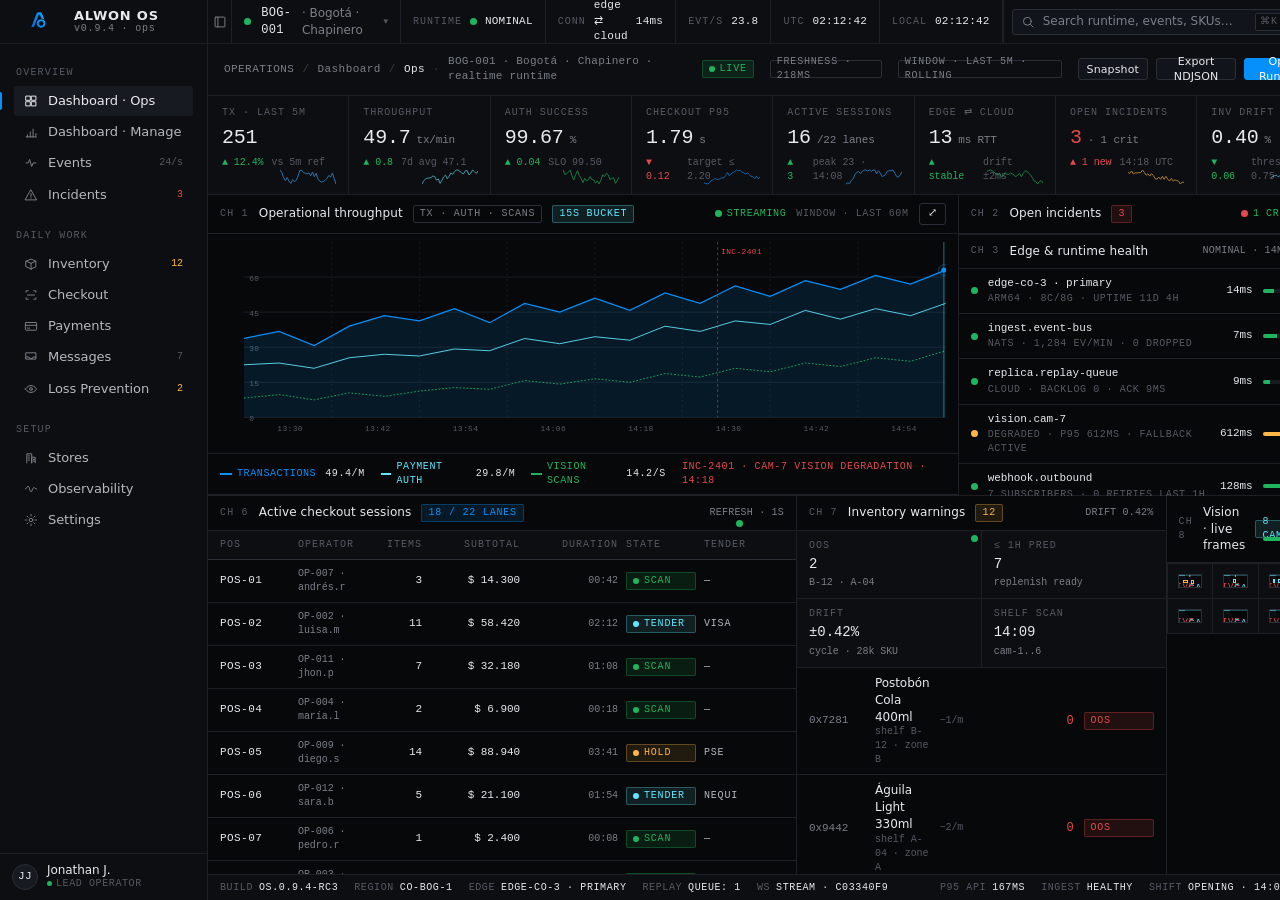
<file: dashboard.html>
<!doctype html>
<html lang="en">
<head>
  <meta charset="utf-8" />
  <meta name="viewport" content="width=1440, initial-scale=1" />
  <link rel="icon" type="image/png" sizes="32x32" href="./favicon-32x32.png" />
  <link rel="icon" type="image/png" sizes="16x16" href="./favicon-16x16.png" />
  <link rel="apple-touch-icon" sizes="192x192" href="./android-chrome-192x192.png" />
  <title>ALWON OS · Dashboard · Ops · BOG-001</title>
  <link rel="stylesheet" href="./css/alwon.css" />
  <style>
    .dash {
      display: grid;
      grid-template-columns: minmax(0, 1fr) 380px;
      grid-template-rows: minmax(220px, auto) minmax(0, 1fr) minmax(220px, auto);
      gap: 1px;
      background: var(--border-1);
      height: calc(100vh - var(--topbar-h) - var(--statusbar-h) - 36px);
      min-height: 720px;
    }
    .dash > .cell { background: var(--bg-0); display: flex; flex-direction: column; min-height: 0; }
    .dash .row-1-left  { grid-column: 1; grid-row: 1; }
    .dash .row-1-right { grid-column: 2; grid-row: 1 / span 2; }
    .dash .row-2-left  { grid-column: 1; grid-row: 2; }
    .dash .row-3       { grid-column: 1 / span 2; grid-row: 3; display: grid; grid-template-columns: 1.4fr 1fr 1fr; gap: 1px; background: var(--border-1); }
    .dash .row-3 > .cell { background: var(--bg-0); }

    /* Chart shell */
    .chart-frame {
      flex: 1;
      position: relative;
      padding: 8px 12px 18px 36px;
      min-height: 0;
    }
    .chart-svg { width: 100%; height: 100%; display: block; }
    .chart-legend {
      display: flex; align-items: center; gap: 16px;
      padding: 6px 12px;
      font-family: var(--font-mono);
      font-size: var(--t-10);
      color: var(--fg-2);
      letter-spacing: 0.06em;
      text-transform: uppercase;
      border-top: 1px solid var(--border-1);
    }
    .chart-legend .legend-item { display: inline-flex; align-items: center; gap: 5px; }
    .chart-legend .legend-mark {
      width: 12px; height: 2px; display: inline-block; background: currentColor;
    }
    .chart-legend .v {
      font-family: var(--font-mono);
      color: var(--fg-0);
      margin-left: 4px;
    }

    /* Alerts panel */
    .alert-row {
      display: grid;
      grid-template-columns: 8px 1fr auto;
      gap: 10px;
      padding: 9px 12px;
      border-bottom: 1px solid var(--border-1);
      font-size: var(--t-12);
      position: relative;
      align-items: center;
    }
    .alert-row::before {
      content: ""; position: absolute; left: 0; top: 0; bottom: 0; width: 2px;
    }
    .alert-row.crit::before { background: var(--crit); }
    .alert-row.warn::before { background: var(--warn); }
    .alert-row.info::before { background: var(--signal); }
    .alert-row .severity {
      width: 6px; height: 6px; border-radius: 50%; margin-left: 2px;
    }
    .alert-row.crit .severity { background: var(--crit); box-shadow: 0 0 8px var(--crit); }
    .alert-row.warn .severity { background: var(--warn); }
    .alert-row.info .severity { background: var(--signal); }
    .alert-row .title { color: var(--fg-0); font-size: var(--t-12); margin-bottom: 2px; line-height: 1.3; }
    .alert-row .meta { font-family: var(--font-mono); font-size: var(--t-10); color: var(--fg-3); letter-spacing: 0.04em; }
    .alert-row .meta .accent { color: var(--fg-1); }
    .alert-row .age { font-family: var(--font-mono); font-size: var(--t-10); color: var(--fg-2); white-space: nowrap; }

    /* Edge service rows */
    .svc-row {
      display: grid;
      grid-template-columns: 7px 1fr auto auto;
      gap: 10px;
      padding: 7px 12px;
      border-bottom: 1px solid var(--border-1);
      align-items: center;
      font-size: var(--t-12);
    }
    .svc-row .name { color: var(--fg-0); font-family: var(--font-mono); font-size: var(--t-11); }
    .svc-row .sub  { color: var(--fg-3); font-family: var(--font-mono); font-size: var(--t-10); margin-top: 1px; letter-spacing: 0.06em; text-transform: uppercase; }
    .svc-row .val  { font-family: var(--font-mono); font-size: var(--t-11); color: var(--fg-0); }
    .svc-row .mini-bar {
      width: 64px; height: 4px; background: var(--bg-3); border-radius: 2px; position: relative; overflow: hidden;
    }
    .svc-row .mini-bar > span { display:block; height: 100%; background: var(--ok); }
    .svc-row .mini-bar.warn > span { background: var(--warn); }
    .svc-row .mini-bar.crit > span { background: var(--crit); }

    /* Inventory band */
    .inv-row {
      display: grid;
      grid-template-columns: 56px 1fr 60px 64px 70px;
      align-items: center;
      gap: 10px;
      padding: 7px 12px;
      border-bottom: 1px solid var(--border-1);
      font-size: var(--t-12);
    }
    .inv-row:hover { background: var(--bg-2); }
    .inv-row .sku { font-family: var(--font-mono); font-size: var(--t-11); color: var(--fg-2); }
    .inv-row .name { color: var(--fg-0); font-size: var(--t-12); }
    .inv-row .shelf { font-family: var(--font-mono); font-size: var(--t-10); color: var(--fg-3); }
    .inv-row .stock { font-family: var(--font-mono); font-size: var(--t-12); text-align: right; color: var(--fg-0); }
    .inv-row .stock.low { color: var(--warn); }
    .inv-row .stock.oos { color: var(--crit); }

    /* Mini stat strip on the right rail */
    .mini-strip {
      display: grid;
      grid-template-columns: 1fr 1fr;
      gap: 1px;
      background: var(--border-1);
    }
    .mini-strip > div {
      background: var(--bg-1);
      padding: 8px 12px;
      display: flex;
      flex-direction: column;
      gap: 2px;
    }
    .mini-strip .lbl {
      font-family: var(--font-mono);
      font-size: var(--t-10);
      color: var(--fg-3);
      letter-spacing: 0.10em;
      text-transform: uppercase;
    }
    .mini-strip .v {
      font-family: var(--font-mono);
      font-size: var(--t-14);
      color: var(--fg-0);
    }
    .mini-strip .sub {
      font-family: var(--font-mono);
      font-size: var(--t-10);
      color: var(--fg-2);
    }

    /* Vision band */
    .vision-band {
      display: grid;
      grid-template-columns: repeat(4, 1fr);
      gap: 1px;
      background: var(--border-1);
      padding: 1px;
    }
    .vision-cell {
      background: var(--bg-1);
      padding: 10px;
      display: flex;
      flex-direction: column;
      gap: 6px;
    }
    .vision-thumb {
      aspect-ratio: 16/9;
      background:
        repeating-linear-gradient(45deg, #0a0c10 0, #0a0c10 8px, #0d1014 8px, #0d1014 12px),
        radial-gradient(ellipse at 30% 60%, rgba(96,231,255,0.18), transparent 60%);
      border: 1px solid var(--border-2);
      position: relative;
      overflow: hidden;
    }
    .vision-thumb .scanline {
      position: absolute; left: 0; right: 0; height: 1px; background: rgba(96,231,255,0.6);
      animation: scan 3s linear infinite;
    }
    @keyframes scan { 0%{top:0;} 100%{top:100%;} }
    .vision-thumb .cam-label {
      position: absolute; left: 6px; top: 6px;
      font-family: var(--font-mono); font-size: var(--t-10);
      color: var(--telemetry); letter-spacing: 0.08em;
      background: rgba(0,0,0,0.4); padding: 1px 4px; border-radius: 2px;
    }
    .vision-thumb .live-ind {
      position: absolute; right: 6px; top: 6px;
      display: flex; align-items: center; gap: 4px;
      font-family: var(--font-mono); font-size: 9px;
      color: var(--crit); letter-spacing: 0.10em;
    }
    .vision-thumb .conf {
      position: absolute; left: 6px; bottom: 6px;
      font-family: var(--font-mono); font-size: var(--t-10);
      color: var(--fg-1); letter-spacing: 0.04em;
      background: rgba(0,0,0,0.5); padding: 1px 4px; border-radius: 2px;
    }
    .vision-thumb .bbox {
      position: absolute;
      border: 1px solid var(--warn);
      box-shadow: 0 0 0 1px rgba(0,0,0,0.3);
    }

    /* Processors strip */
    .proc-row {
      display: grid;
      grid-template-columns: 1fr auto auto auto;
      align-items: center;
      gap: 12px;
      padding: 8px 12px;
      border-bottom: 1px solid var(--border-1);
      font-size: var(--t-12);
    }
    .proc-row .proc-name {
      font-family: var(--font-mono); color: var(--fg-0); font-size: var(--t-11);
    }
    .proc-row .proc-meta { font-family: var(--font-mono); font-size: var(--t-10); color: var(--fg-3); margin-top: 1px; letter-spacing: 0.04em; }
    .proc-row .pct { font-family: var(--font-mono); color: var(--fg-0); font-size: var(--t-12); }
    .proc-row .lat { font-family: var(--font-mono); color: var(--fg-2); font-size: var(--t-11); }

    /* Checkout sessions */
    .session-grid {
      display: grid;
      grid-template-columns: 70px 1fr 60px 90px 90px 70px 80px;
      gap: 8px;
      align-items: center;
      padding: 7px 12px;
      font-size: var(--t-12);
      border-bottom: 1px solid var(--border-1);
    }
    .session-grid:hover { background: var(--bg-2); }
    .session-grid .pos { font-family: var(--font-mono); color: var(--fg-0); font-size: var(--t-11); letter-spacing: 0.04em; }
    .session-grid .op { font-family: var(--font-mono); color: var(--fg-2); font-size: var(--t-10); }
    .session-grid .basket { font-family: var(--font-mono); color: var(--fg-0); font-size: var(--t-11); text-align: right; }
    .session-grid .total { font-family: var(--font-mono); color: var(--fg-0); font-size: var(--t-11); text-align: right; }
    .session-grid .dur { font-family: var(--font-mono); color: var(--fg-2); font-size: var(--t-10); text-align: right; }
    .session-grid .tender { font-family: var(--font-mono); color: var(--fg-1); font-size: var(--t-10); text-transform: uppercase; letter-spacing: 0.08em; }
  </style>
</head>
<body>
  <div id="app"></div>

  <script src="./js/alwon.js"></script>
  <script>
    const mainHtml = `
      <div class="page-header">
        <div class="crumb">
          <span>OPERATIONS</span>
          <span class="sep">/</span>
          <span>Dashboard</span>
          <span class="sep">/</span>
          <span class="accent">Ops</span>
          <span class="sep">·</span>
          <span class="mono dim">BOG-001 · Bogotá · Chapinero · realtime runtime</span>
        </div>
        <span class="pill ok"><span class="dot ok"></span>LIVE</span>
        <span class="pill ghost dim">freshness · 218ms</span>
        <span class="pill ghost dim">window · last 5m · rolling</span>
        <div class="right">
          <button class="btn tiny"><span>Snapshot</span></button>
          <button class="btn tiny"><span>Export NDJSON</span></button>
          <button class="btn tiny primary"><span>Open Runbook</span></button>
        </div>
      </div>

      <!-- KPI STRIP -->
      <div class="kpi-strip">
        <div class="kpi">
          <div class="kpi-label">TX · LAST 5M</div>
          <div class="kpi-value"><span data-kpi data-kpi-base="247" data-kpi-vary="6" data-kpi-dec="0">247</span></div>
          <div class="kpi-delta"><span class="delta up">▲ 12.4%</span> <span class="ref">vs 5m ref</span></div>
          <span class="kpi-spark" data-spark data-spark-len="32" data-spark-seed="11" style="color: var(--signal-2)"></span>
        </div>
        <div class="kpi">
          <div class="kpi-label">THROUGHPUT</div>
          <div class="kpi-value"><span data-kpi data-kpi-base="49.4" data-kpi-vary="1.4" data-kpi-dec="1">49.4</span> <span class="kpi-unit">tx/min</span></div>
          <div class="kpi-delta"><span class="delta up">▲ 0.8</span> <span class="ref">7d avg 47.1</span></div>
          <span class="kpi-spark" data-spark data-spark-len="32" data-spark-seed="23" style="color: var(--telemetry)"></span>
        </div>
        <div class="kpi">
          <div class="kpi-label">AUTH SUCCESS</div>
          <div class="kpi-value"><span data-kpi data-kpi-base="99.62" data-kpi-vary="0.06" data-kpi-dec="2">99.62</span><span class="kpi-unit">%</span></div>
          <div class="kpi-delta"><span class="delta up">▲ 0.04</span> <span class="ref">SLO 99.50</span></div>
          <span class="kpi-spark" data-spark data-spark-len="32" data-spark-seed="41" style="color: var(--ok)"></span>
        </div>
        <div class="kpi">
          <div class="kpi-label">CHECKOUT p95</div>
          <div class="kpi-value"><span data-kpi data-kpi-base="1.81" data-kpi-vary="0.08" data-kpi-dec="2">1.81</span><span class="kpi-unit">s</span></div>
          <div class="kpi-delta"><span class="delta down">▼ 0.12</span> <span class="ref">target ≤ 2.20</span></div>
          <span class="kpi-spark" data-spark data-spark-len="32" data-spark-seed="59" style="color: var(--signal)"></span>
        </div>
        <div class="kpi">
          <div class="kpi-label">ACTIVE SESSIONS</div>
          <div class="kpi-value mono"><span data-kpi data-kpi-base="18" data-kpi-vary="2" data-kpi-dec="0">18</span><span class="kpi-unit">/22 lanes</span></div>
          <div class="kpi-delta"><span class="delta up">▲ 3</span> <span class="ref">peak 23 · 14:08</span></div>
          <span class="kpi-spark" data-spark data-spark-len="32" data-spark-seed="73" style="color: var(--signal-2)"></span>
        </div>
        <div class="kpi">
          <div class="kpi-label">EDGE ⇄ CLOUD</div>
          <div class="kpi-value"><span data-kpi data-kpi-base="14" data-kpi-vary="2" data-kpi-dec="0">14</span><span class="kpi-unit">ms RTT</span></div>
          <div class="kpi-delta"><span class="delta up">▲ stable</span> <span class="ref">drift ±2ms</span></div>
          <span class="kpi-spark" data-spark data-spark-len="32" data-spark-seed="83" style="color: var(--ok)"></span>
        </div>
        <div class="kpi">
          <div class="kpi-label">OPEN INCIDENTS</div>
          <div class="kpi-value"><span class="fg-crit">3</span><span class="kpi-unit">· 1 crit</span></div>
          <div class="kpi-delta"><span class="delta down fg-warn">▲ 1 new</span> <span class="ref">14:18 UTC</span></div>
          <span class="kpi-spark" data-spark data-spark-len="32" data-spark-seed="89" style="color: var(--warn)"></span>
        </div>
        <div class="kpi">
          <div class="kpi-label">INV DRIFT</div>
          <div class="kpi-value"><span data-kpi data-kpi-base="0.42" data-kpi-vary="0.04" data-kpi-dec="2">0.42</span><span class="kpi-unit">%</span></div>
          <div class="kpi-delta"><span class="delta up fg-ok">▼ 0.06</span> <span class="ref">threshold 0.75</span></div>
          <span class="kpi-spark" data-spark data-spark-len="32" data-spark-seed="97" style="color: var(--telemetry)"></span>
        </div>
      </div>

      <!-- ASYMMETRIC OPERATIONAL GRID -->
      <div class="dash">

        <!-- LEFT TOP: Throughput chart -->
        <div class="cell row-1-left">
          <div class="panel-head">
            <span class="label">CH 1</span>
            <span class="title">Operational throughput</span>
            <span class="pill ghost dim">tx · auth · scans</span>
            <span class="pill telem">15s bucket</span>
            <div class="right">
              <span class="live"><span class="pulse ok"></span>STREAMING</span>
              <span>WINDOW · last 60m</span>
              <button class="btn tiny ghost">⤢</button>
            </div>
          </div>
          <div class="chart-frame">
            <svg class="chart-svg" viewBox="0 0 800 220" preserveAspectRatio="none">
              <!-- grid -->
              <g stroke="#1c1f24" stroke-width="1">
                <line x1="0" y1="40" x2="800" y2="40"/>
                <line x1="0" y1="80" x2="800" y2="80"/>
                <line x1="0" y1="120" x2="800" y2="120"/>
                <line x1="0" y1="160" x2="800" y2="160"/>
                <line x1="0" y1="200" x2="800" y2="200"/>
              </g>
              <!-- vertical guides -->
              <g stroke="#1c1f24" stroke-width="1" stroke-dasharray="2 4">
                <line x1="100" y1="0" x2="100" y2="200"/>
                <line x1="200" y1="0" x2="200" y2="200"/>
                <line x1="300" y1="0" x2="300" y2="200"/>
                <line x1="400" y1="0" x2="400" y2="200"/>
                <line x1="500" y1="0" x2="500" y2="200"/>
                <line x1="600" y1="0" x2="600" y2="200"/>
                <line x1="700" y1="0" x2="700" y2="200"/>
              </g>
              <!-- y axis labels -->
              <g font-family="ui-monospace, monospace" font-size="9" fill="#555a64" letter-spacing="0.05em">
                <text x="6" y="44">60</text>
                <text x="6" y="84">45</text>
                <text x="6" y="124">30</text>
                <text x="6" y="164">15</text>
                <text x="6" y="204">0</text>
              </g>
              <!-- TX area -->
              <path d="M0 110 L40 102 L80 118 L120 96 L160 84 L200 90 L240 76 L280 92 L320 70 L360 80 L400 64 L440 78 L480 58 L520 70 L560 50 L600 62 L640 44 L680 54 L720 38 L760 48 L800 32 L800 200 L0 200 Z" fill="rgba(6,144,252,0.12)"/>
              <path d="M0 110 L40 102 L80 118 L120 96 L160 84 L200 90 L240 76 L280 92 L320 70 L360 80 L400 64 L440 78 L480 58 L520 70 L560 50 L600 62 L640 44 L680 54 L720 38 L760 48 L800 32"
                stroke="#0690fc" stroke-width="1.4" fill="none"/>
              <!-- AUTH line -->
              <path d="M0 140 L40 138 L80 144 L120 132 L160 128 L200 130 L240 122 L280 124 L320 110 L360 116 L400 108 L440 112 L480 96 L520 102 L560 90 L600 94 L640 78 L680 88 L720 76 L760 84 L800 70"
                stroke="#60e7ff" stroke-width="1" fill="none"/>
              <!-- VISION line -->
              <path d="M0 178 L40 174 L80 180 L120 172 L160 176 L200 170 L240 166 L280 168 L320 158 L360 162 L400 156 L440 160 L480 150 L520 154 L560 144 L600 148 L640 138 L680 142 L720 132 L760 136 L800 124"
                stroke="#1eb55e" stroke-width="1" fill="none" stroke-dasharray="2 2"/>

              <!-- incident marker -->
              <line x1="540" y1="0" x2="540" y2="200" stroke="#e5484d" stroke-width="1" stroke-dasharray="3 3" opacity="0.6"/>
              <text x="544" y="14" font-family="ui-monospace, monospace" font-size="9" fill="#e5484d" letter-spacing="0.05em">INC-2401</text>

              <!-- now marker -->
              <line x1="798" y1="0" x2="798" y2="200" stroke="#60e7ff" stroke-width="1" opacity="0.5"/>
              <circle cx="798" cy="32" r="3" fill="#0690fc"/>
              <circle cx="798" cy="32" r="6" fill="none" stroke="#0690fc" stroke-width="1" opacity="0.5"/>

              <!-- x axis labels -->
              <g font-family="ui-monospace, monospace" font-size="9" fill="#555a64" letter-spacing="0.05em">
                <text x="38" y="215">13:30</text>
                <text x="138" y="215">13:42</text>
                <text x="238" y="215">13:54</text>
                <text x="338" y="215">14:06</text>
                <text x="438" y="215">14:18</text>
                <text x="538" y="215">14:30</text>
                <text x="638" y="215">14:42</text>
                <text x="738" y="215">14:54</text>
              </g>
            </svg>
          </div>
          <div class="chart-legend">
            <span class="legend-item" style="color: var(--signal)"><span class="legend-mark"></span>TRANSACTIONS<span class="v">49.4/m</span></span>
            <span class="legend-item" style="color: var(--telemetry)"><span class="legend-mark"></span>PAYMENT AUTH<span class="v">29.8/m</span></span>
            <span class="legend-item" style="color: var(--ok)"><span class="legend-mark"></span>VISION SCANS<span class="v">14.2/s</span></span>
            <span class="legend-item" style="color: var(--crit); margin-left: auto;"><span>INC-2401 · cam-7 vision degradation · 14:18</span></span>
          </div>
        </div>

        <!-- RIGHT RAIL: incidents + edge + processors -->
        <div class="cell row-1-right">
          <div class="panel-head">
            <span class="label">CH 2</span>
            <span class="title">Open incidents</span>
            <span class="pill crit">3</span>
            <div class="right">
              <span class="live"><span class="pulse crit"></span>1 CRIT</span>
              <button class="btn tiny ghost">⤴</button>
            </div>
          </div>
          <div style="flex: 1; overflow-y: auto;">
            <div class="alert-row crit">
              <span class="severity"></span>
              <div>
                <div class="title">cam-7 vision pipeline · inference degradation (p95 612ms)</div>
                <div class="meta">INC-2401 · <span class="accent">vision.runtime</span> · BOG-001 · ack: <span class="accent">jonathan.j</span></div>
              </div>
              <div class="age">04m 17s</div>
            </div>
            <div class="alert-row warn">
              <span class="severity"></span>
              <div>
                <div class="title">SKU 0x7281 · "Postobón Cola 400ml" predicted OOS in 38 min</div>
                <div class="meta">INC-2398 · <span class="accent">inv.forecast</span> · shelf B-12 · auto</div>
              </div>
              <div class="age">11m</div>
            </div>
            <div class="alert-row warn">
              <span class="severity"></span>
              <div>
                <div class="title">processor pse · latency spike p99 → 1.42s</div>
                <div class="meta">INC-2397 · <span class="accent">payments.processor</span> · since 14:09 UTC · auto</div>
              </div>
              <div class="age">22m</div>
            </div>
            <div class="alert-row info">
              <span class="severity"></span>
              <div>
                <div class="title">edge-co-3 · replay queue drained · 1,284 ev caught up</div>
                <div class="meta">INC-2389 · <span class="accent">edge.replay</span> · resolved · auto</div>
              </div>
              <div class="age">1h 12m</div>
            </div>
            <div class="alert-row info">
              <span class="severity"></span>
              <div>
                <div class="title">lp-review · 2 events flagged for operator review (cam-3, cam-7)</div>
                <div class="meta">INC-2385 · <span class="accent">loss-prevention</span> · queue · 2 pending</div>
              </div>
              <div class="age">1h 41m</div>
            </div>
          </div>

          <div class="panel-head" style="border-top: 1px solid var(--border-1);">
            <span class="label">CH 3</span>
            <span class="title">Edge &amp; runtime health</span>
            <div class="right"><span class="dim mono">nominal · 14ms drift</span></div>
          </div>
          <div>
            <div class="svc-row">
              <span class="pulse ok"></span>
              <div>
                <div class="name">edge-co-3 · primary</div>
                <div class="sub">arm64 · 8c/8g · uptime 11d 4h</div>
              </div>
              <span class="val">14ms</span>
              <div class="mini-bar"><span style="width: 18%"></span></div>
            </div>
            <div class="svc-row">
              <span class="pulse ok"></span>
              <div>
                <div class="name">ingest.event-bus</div>
                <div class="sub">nats · 1,284 ev/min · 0 dropped</div>
              </div>
              <span class="val">7ms</span>
              <div class="mini-bar"><span style="width: 22%"></span></div>
            </div>
            <div class="svc-row">
              <span class="pulse ok"></span>
              <div>
                <div class="name">replica.replay-queue</div>
                <div class="sub">cloud · backlog 0 · ack 9ms</div>
              </div>
              <span class="val">9ms</span>
              <div class="mini-bar"><span style="width: 12%"></span></div>
            </div>
            <div class="svc-row">
              <span class="pulse warn"></span>
              <div>
                <div class="name">vision.cam-7</div>
                <div class="sub">degraded · p95 612ms · fallback active</div>
              </div>
              <span class="val fg-warn">612ms</span>
              <div class="mini-bar warn"><span style="width: 72%"></span></div>
            </div>
            <div class="svc-row">
              <span class="pulse ok"></span>
              <div>
                <div class="name">webhook.outbound</div>
                <div class="sub">7 subscribers · 0 retries last 1h</div>
              </div>
              <span class="val">128ms</span>
              <div class="mini-bar"><span style="width: 30%"></span></div>
            </div>
            <div class="svc-row">
              <span class="pulse ok"></span>
              <div>
                <div class="name">api.gateway</div>
                <div class="sub">v0.9.4-rc3 · 21,402 req/h · 0.04% 5xx</div>
              </div>
              <span class="val">142ms</span>
              <div class="mini-bar"><span style="width: 34%"></span></div>
            </div>
          </div>

          <div class="panel-head" style="border-top: 1px solid var(--border-1);">
            <span class="label">CH 4</span>
            <span class="title">Payment processors</span>
            <div class="right"><span class="dim mono">5 routes</span></div>
          </div>
          <div>
            <div class="proc-row">
              <div>
                <div class="proc-name">stripe.co · acquirer</div>
                <div class="proc-meta">visa · mastercard · amex</div>
              </div>
              <span class="pill ok">99.71%</span>
              <span class="lat">128ms</span>
              <span class="dim mono tiny">↗</span>
            </div>
            <div class="proc-row">
              <div>
                <div class="proc-name">credibanco · co-acq</div>
                <div class="proc-meta">debit · maestro</div>
              </div>
              <span class="pill ok">99.42%</span>
              <span class="lat">214ms</span>
              <span class="dim mono tiny">→</span>
            </div>
            <div class="proc-row">
              <div>
                <div class="proc-name">pse · wallet</div>
                <div class="proc-meta">bank.transfer · async</div>
              </div>
              <span class="pill warn">96.18%</span>
              <span class="lat fg-warn">1.42s p99</span>
              <span class="fg-warn tiny mono">⚠</span>
            </div>
            <div class="proc-row">
              <div>
                <div class="proc-name">nequi · qr</div>
                <div class="proc-meta">qr · push.confirm</div>
              </div>
              <span class="pill ok">99.88%</span>
              <span class="lat">312ms</span>
              <span class="dim mono tiny">→</span>
            </div>
            <div class="proc-row" style="border-bottom: 0;">
              <div>
                <div class="proc-name">cash · tender</div>
                <div class="proc-meta">drawer · auto-reconcile</div>
              </div>
              <span class="pill ok">100%</span>
              <span class="lat">—</span>
              <span class="dim mono tiny">→</span>
            </div>
          </div>
        </div>

        <!-- LEFT MIDDLE: live event stream -->
        <div class="cell row-2-left">
          <div class="panel-head">
            <span class="label">CH 5</span>
            <span class="title">Realtime event stream</span>
            <span class="pill telem">all sources</span>
            <span class="pill ghost dim">families · checkout · payment · vision · edge · inv · api</span>
            <div class="right">
              <span class="live"><span class="pulse ok"></span>STREAM · <span id="evRate">23.7</span>/s</span>
              <span class="mono dim">retain · 28 rows</span>
              <button class="btn tiny ghost">↧ tail</button>
            </div>
          </div>
          <div id="dashEvents" style="flex: 1; overflow-y: auto;"></div>
        </div>

        <!-- ROW 3 -->
        <div class="row-3">

          <!-- Active checkout sessions -->
          <div class="cell">
            <div class="panel-head">
              <span class="label">CH 6</span>
              <span class="title">Active checkout sessions</span>
              <span class="pill info">18 / 22 lanes</span>
              <div class="right"><span class="dim mono">refresh · 1s</span></div>
            </div>
            <div style="flex: 1; overflow-y: auto;">
              <div class="session-grid" style="background: var(--bg-1); border-bottom: 1px solid var(--border-2);">
                <span class="upper tiny dim-2 mono">POS</span>
                <span class="upper tiny dim-2 mono">OPERATOR</span>
                <span class="upper tiny dim-2 mono right">ITEMS</span>
                <span class="upper tiny dim-2 mono right">SUBTOTAL</span>
                <span class="upper tiny dim-2 mono right">DURATION</span>
                <span class="upper tiny dim-2 mono">STATE</span>
                <span class="upper tiny dim-2 mono">TENDER</span>
              </div>
              <div class="session-grid">
                <span class="pos">POS-01</span>
                <span class="op">OP-007 · andrés.r</span>
                <span class="basket">3</span>
                <span class="total">$ 14.300</span>
                <span class="dur">00:42</span>
                <span class="pill ok"><span class="dot ok"></span>SCAN</span>
                <span class="tender">—</span>
              </div>
              <div class="session-grid">
                <span class="pos">POS-02</span>
                <span class="op">OP-002 · luisa.m</span>
                <span class="basket">11</span>
                <span class="total">$ 58.420</span>
                <span class="dur">02:12</span>
                <span class="pill telem"><span class="dot telem"></span>TENDER</span>
                <span class="tender">visa</span>
              </div>
              <div class="session-grid">
                <span class="pos">POS-03</span>
                <span class="op">OP-011 · jhon.p</span>
                <span class="basket">7</span>
                <span class="total">$ 32.180</span>
                <span class="dur">01:08</span>
                <span class="pill ok"><span class="dot ok"></span>SCAN</span>
                <span class="tender">—</span>
              </div>
              <div class="session-grid">
                <span class="pos">POS-04</span>
                <span class="op">OP-004 · maría.l</span>
                <span class="basket">2</span>
                <span class="total">$ 6.900</span>
                <span class="dur">00:18</span>
                <span class="pill ok"><span class="dot ok"></span>SCAN</span>
                <span class="tender">—</span>
              </div>
              <div class="session-grid">
                <span class="pos">POS-05</span>
                <span class="op">OP-009 · diego.s</span>
                <span class="basket">14</span>
                <span class="total">$ 88.940</span>
                <span class="dur">03:41</span>
                <span class="pill warn"><span class="dot warn"></span>HOLD</span>
                <span class="tender">pse</span>
              </div>
              <div class="session-grid">
                <span class="pos">POS-06</span>
                <span class="op">OP-012 · sara.b</span>
                <span class="basket">5</span>
                <span class="total">$ 21.100</span>
                <span class="dur">01:54</span>
                <span class="pill telem"><span class="dot telem"></span>TENDER</span>
                <span class="tender">nequi</span>
              </div>
              <div class="session-grid">
                <span class="pos">POS-07</span>
                <span class="op">OP-006 · pedro.r</span>
                <span class="basket">1</span>
                <span class="total">$ 2.400</span>
                <span class="dur">00:08</span>
                <span class="pill ok"><span class="dot ok"></span>SCAN</span>
                <span class="tender">—</span>
              </div>
              <div class="session-grid">
                <span class="pos">POS-08</span>
                <span class="op">OP-003 · camilo.a</span>
                <span class="basket">9</span>
                <span class="total">$ 41.620</span>
                <span class="dur">02:46</span>
                <span class="pill ok"><span class="dot ok"></span>SCAN</span>
                <span class="tender">—</span>
              </div>
            </div>
          </div>

          <!-- Inventory warnings -->
          <div class="cell">
            <div class="panel-head">
              <span class="label">CH 7</span>
              <span class="title">Inventory warnings</span>
              <span class="pill warn">12</span>
              <div class="right"><span class="dim mono">drift 0.42%</span></div>
            </div>
            <div class="mini-strip" style="border-bottom: 1px solid var(--border-1);">
              <div><span class="lbl">OOS</span><span class="v fg-crit">2</span><span class="sub">B-12 · A-04</span></div>
              <div><span class="lbl">≤ 1H PRED</span><span class="v fg-warn">7</span><span class="sub">replenish ready</span></div>
              <div><span class="lbl">DRIFT</span><span class="v">±0.42%</span><span class="sub">cycle · 28k SKU</span></div>
              <div><span class="lbl">SHELF SCAN</span><span class="v">14:09</span><span class="sub">cam-1..6</span></div>
            </div>
            <div style="flex: 1; overflow-y: auto;">
              <div class="inv-row">
                <span class="sku">0x7281</span>
                <div>
                  <div class="name">Postobón Cola 400ml</div>
                  <div class="shelf">shelf B-12 · zone B</div>
                </div>
                <span class="shelf">−1/m</span>
                <span class="stock oos">0</span>
                <span class="pill crit">OOS</span>
              </div>
              <div class="inv-row">
                <span class="sku">0x9442</span>
                <div>
                  <div class="name">Águila Light 330ml</div>
                  <div class="shelf">shelf A-04 · zone A</div>
                </div>
                <span class="shelf">−2/m</span>
                <span class="stock oos">0</span>
                <span class="pill crit">OOS</span>
              </div>
              <div class="inv-row">
                <span class="sku">0x3187</span>
                <div>
                  <div class="name">Saltín Noel · 6×</div>
                  <div class="shelf">shelf C-02 · zone C</div>
                </div>
                <span class="shelf">−1/m</span>
                <span class="stock low">3</span>
                <span class="pill warn">≤38m</span>
              </div>
              <div class="inv-row">
                <span class="sku">0x6f01</span>
                <div>
                  <div class="name">Leche Alpina 1L</div>
                  <div class="shelf">cooler D-01 · cold</div>
                </div>
                <span class="shelf">−1/m</span>
                <span class="stock low">5</span>
                <span class="pill warn">≤56m</span>
              </div>
              <div class="inv-row">
                <span class="sku">0x2c08</span>
                <div>
                  <div class="name">Bimbo Pan Tajado</div>
                  <div class="shelf">shelf E-07 · zone E</div>
                </div>
                <span class="shelf">−1/m</span>
                <span class="stock low">4</span>
                <span class="pill warn">≤61m</span>
              </div>
              <div class="inv-row">
                <span class="sku">0xaa12</span>
                <div>
                  <div class="name">Detodito 145g</div>
                  <div class="shelf">shelf F-03 · zone F</div>
                </div>
                <span class="shelf">−1/m</span>
                <span class="stock low">6</span>
                <span class="pill warn">≤72m</span>
              </div>
              <div class="inv-row">
                <span class="sku">0x4019</span>
                <div>
                  <div class="name">Coca Zero 600ml</div>
                  <div class="shelf">cooler D-02 · cold</div>
                </div>
                <span class="shelf">−1/m</span>
                <span class="stock low">7</span>
                <span class="pill warn">≤84m</span>
              </div>
            </div>
          </div>

          <!-- Vision streams -->
          <div class="cell">
            <div class="panel-head">
              <span class="label">CH 8</span>
              <span class="title">Vision · live frames</span>
              <span class="pill telem">8 cams</span>
              <div class="right"><span class="dim mono">infer 84ms · p95</span></div>
            </div>
            <div class="vision-band" style="flex: 1; overflow: auto;">
              <div class="vision-cell">
                <div class="vision-thumb">
                  <span class="scanline"></span>
                  <span class="cam-label">CAM-1 · ENTRANCE</span>
                  <span class="live-ind"><span class="pulse crit"></span>LIVE</span>
                  <span class="conf">conf 0.97 · 2 persons</span>
                  <div class="bbox" style="left: 22%; top: 38%; width: 18%; height: 32%"></div>
                  <div class="bbox" style="left: 56%; top: 44%; width: 14%; height: 28%"></div>
                </div>
              </div>
              <div class="vision-cell">
                <div class="vision-thumb">
                  <span class="scanline" style="animation-duration: 3.4s;"></span>
                  <span class="cam-label">CAM-3 · ZONE B</span>
                  <span class="live-ind"><span class="pulse crit"></span>LIVE</span>
                  <span class="conf">conf 0.88 · 1 person</span>
                  <div class="bbox" style="left: 40%; top: 30%; width: 14%; height: 40%; border-color: var(--telemetry)"></div>
                </div>
              </div>
              <div class="vision-cell">
                <div class="vision-thumb">
                  <span class="scanline" style="animation-duration: 4.1s;"></span>
                  <span class="cam-label">CAM-5 · POS LANES</span>
                  <span class="live-ind"><span class="pulse crit"></span>LIVE</span>
                  <span class="conf">conf 0.94 · 3 persons</span>
                  <div class="bbox" style="left: 14%; top: 36%; width: 12%; height: 30%; border-color: var(--telemetry)"></div>
                  <div class="bbox" style="left: 38%; top: 32%; width: 12%; height: 32%; border-color: var(--telemetry)"></div>
                  <div class="bbox" style="left: 64%; top: 38%; width: 12%; height: 28%; border-color: var(--telemetry)"></div>
                </div>
              </div>
              <div class="vision-cell">
                <div class="vision-thumb">
                  <span class="scanline" style="animation-duration: 2.8s;"></span>
                  <span class="cam-label">CAM-7 · ZONE C</span>
                  <span class="live-ind"><span class="pulse warn"></span>DEG</span>
                  <span class="conf">conf 0.62 · degraded</span>
                  <div class="bbox" style="left: 30%; top: 28%; width: 22%; height: 44%; border-color: var(--warn)"></div>
                </div>
              </div>
              <div class="vision-cell">
                <div class="vision-thumb">
                  <span class="scanline" style="animation-duration: 3.0s;"></span>
                  <span class="cam-label">CAM-2 · COOLERS</span>
                  <span class="live-ind"><span class="pulse crit"></span>LIVE</span>
                  <span class="conf">conf 0.99 · idle</span>
                </div>
              </div>
              <div class="vision-cell">
                <div class="vision-thumb">
                  <span class="scanline" style="animation-duration: 3.6s;"></span>
                  <span class="cam-label">CAM-4 · BACK</span>
                  <span class="live-ind"><span class="pulse crit"></span>LIVE</span>
                  <span class="conf">conf 0.98 · idle</span>
                </div>
              </div>
              <div class="vision-cell">
                <div class="vision-thumb">
                  <span class="scanline" style="animation-duration: 4.4s;"></span>
                  <span class="cam-label">CAM-6 · OFFICE</span>
                  <span class="live-ind"><span class="pulse crit"></span>LIVE</span>
                  <span class="conf">conf 0.96 · 1 person</span>
                  <div class="bbox" style="left: 50%; top: 36%; width: 14%; height: 32%; border-color: var(--telemetry)"></div>
                </div>
              </div>
              <div class="vision-cell">
                <div class="vision-thumb">
                  <span class="scanline" style="animation-duration: 3.2s;"></span>
                  <span class="cam-label">CAM-8 · EXIT</span>
                  <span class="live-ind"><span class="pulse crit"></span>LIVE</span>
                  <span class="conf">conf 0.93 · 1 person</span>
                  <div class="bbox" style="left: 36%; top: 30%; width: 18%; height: 40%; border-color: var(--telemetry)"></div>
                </div>
              </div>
            </div>
          </div>
        </div>
      </div>
    `;

    ALWON.init({
      active: 'dashboard',
      main: mainHtml,
      onMounted() {
        const target = document.getElementById('dashEvents');
        ALWON.startEventStream(target, { max: 48, interval: 700 });
      }
    });
  </script>
</body>
</html>
</file>
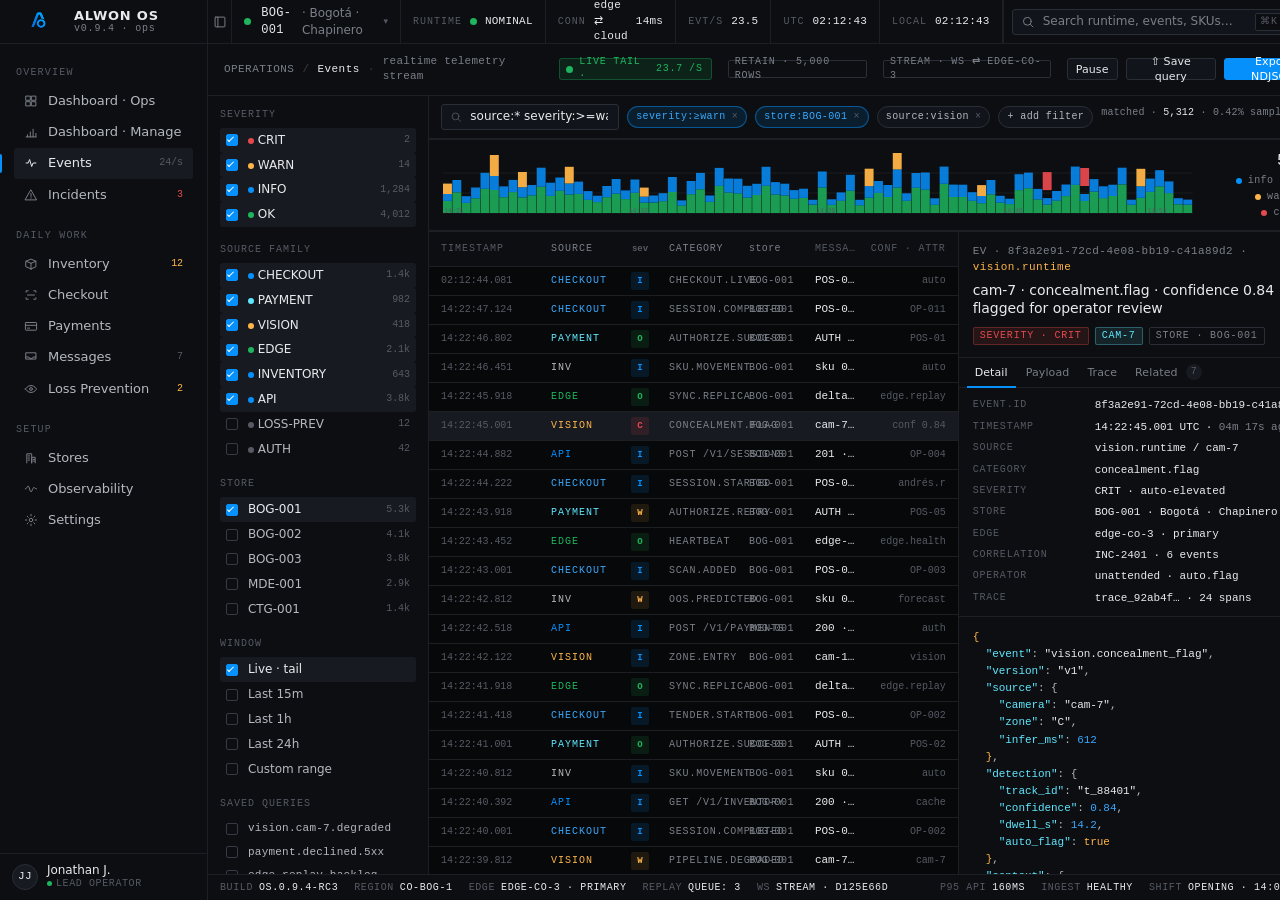
<file: events.html>
<!doctype html>
<html lang="en">
<head>
  <meta charset="utf-8" />
  <meta name="viewport" content="width=1440, initial-scale=1" />
  <link rel="icon" type="image/png" sizes="32x32" href="./favicon-32x32.png" />
  <link rel="icon" type="image/png" sizes="16x16" href="./favicon-16x16.png" />
  <link rel="apple-touch-icon" sizes="192x192" href="./android-chrome-192x192.png" />
  <title>ALWON OS · Events · BOG-001</title>
  <link rel="stylesheet" href="./css/alwon.css" />
  <style>
    .events-layout {
      display: grid;
      grid-template-columns: 220px minmax(0, 1fr) 380px;
      grid-template-rows: auto auto 1fr;
      gap: 1px;
      background: var(--border-1);
      height: calc(100vh - var(--topbar-h) - var(--statusbar-h) - 36px);
    }
    .events-layout > .cell { background: var(--bg-1); min-height: 0; display: flex; flex-direction: column; }
    .events-layout .left  { grid-column: 1; grid-row: 1 / span 3; }
    .events-layout .head  { grid-column: 2 / span 2; grid-row: 1; }
    .events-layout .histo { grid-column: 2 / span 2; grid-row: 2; }
    .events-layout .feed  { grid-column: 2; grid-row: 3; }
    .events-layout .insp  { grid-column: 3; grid-row: 3; }

    /* Filter sidebar */
    .filter-section { padding: 12px 12px 4px; }
    .filter-section h3 {
      font-family: var(--font-mono); font-size: var(--t-10); color: var(--fg-3);
      text-transform: uppercase; letter-spacing: 0.10em; margin: 0 0 6px 0; font-weight: 500;
    }
    .filter-row {
      display: grid;
      grid-template-columns: 14px 1fr auto;
      align-items: center;
      gap: 8px;
      padding: 4px 6px;
      font-size: var(--t-12);
      color: var(--fg-1);
      border-radius: var(--r-3);
      cursor: pointer;
      user-select: none;
    }
    .filter-row:hover { background: var(--bg-2); color: var(--fg-0); }
    .filter-row.active { background: var(--bg-3); color: var(--fg-0); }
    .filter-row .chk {
      width: 12px; height: 12px; border: 1px solid var(--border-3); border-radius: 2px; position: relative;
    }
    .filter-row.active .chk { background: var(--signal); border-color: var(--signal); }
    .filter-row.active .chk::after {
      content: ""; position: absolute; left: 2px; top: 0; width: 3px; height: 7px;
      border-right: 1.5px solid #fff; border-bottom: 1.5px solid #fff; transform: rotate(45deg);
    }
    .filter-row .count {
      font-family: var(--font-mono); font-size: var(--t-10); color: var(--fg-3);
    }
    .filter-row .dot-mark { width: 7px; height: 7px; border-radius: 50%; }

    /* Toolbar */
    .events-toolbar {
      display: flex; align-items: center; gap: 8px;
      padding: 8px 12px;
      border-bottom: 1px solid var(--border-1);
    }

    /* Histogram */
    .events-histo {
      display: grid;
      grid-template-columns: 1fr auto;
      align-items: center;
      gap: 12px;
      padding: 10px 14px;
      border-bottom: 1px solid var(--border-1);
      background: var(--bg-1);
    }
    .histo-svg { height: 64px; width: 100%; display: block; }
    .histo-legend {
      font-family: var(--font-mono);
      font-size: var(--t-10);
      color: var(--fg-3);
      letter-spacing: 0.04em;
      display: flex; flex-direction: column; align-items: flex-end; gap: 2px;
      min-width: 120px;
    }
    .histo-legend .big {
      font-size: var(--t-16); color: var(--fg-0); letter-spacing: -0.005em;
    }
    .histo-legend .row { display: flex; align-items: center; gap: 6px; color: var(--fg-2); }

    /* Event row dense */
    .e-row {
      display: grid;
      grid-template-columns: 100px 70px 28px 70px 56px 1fr 80px;
      gap: 10px;
      align-items: center;
      padding: 5px 12px;
      border-bottom: 1px solid var(--border-1);
      font-family: var(--font-mono);
      font-size: var(--t-11);
      color: var(--fg-1);
      position: relative;
      cursor: pointer;
      white-space: nowrap;
    }
    .e-row:hover { background: var(--bg-2); }
    .e-row.selected { background: var(--bg-3); }
    .e-row .ts { color: var(--fg-3); font-size: var(--t-10); }
    .e-row .src { font-size: var(--t-10); text-transform: uppercase; letter-spacing: 0.10em; color: var(--fg-2); }
    .e-row .src.checkout { color: var(--signal-2); }
    .e-row .src.payment  { color: var(--telemetry); }
    .e-row .src.vision   { color: var(--warn); }
    .e-row .src.edge     { color: var(--ok); }
    .e-row .src.inv      { color: var(--fg-1); }
    .e-row .src.api      { color: var(--signal); }
    .e-row .src.auth     { color: var(--signal); }
    .e-row .src.lp       { color: var(--crit); }
    .e-row .sev-pill {
      width: 18px; height: 18px; display: grid; place-items: center;
      font-size: 9px; font-weight: 700; letter-spacing: 0; border-radius: 2px;
    }
    .e-row .sev-pill.crit { background: var(--crit-bg); color: var(--crit); }
    .e-row .sev-pill.warn { background: var(--warn-bg); color: var(--warn); }
    .e-row .sev-pill.ok   { background: var(--ok-bg);   color: var(--ok); }
    .e-row .sev-pill.info { background: var(--signal-bg); color: var(--signal); }
    .e-row .store { color: var(--fg-2); font-size: var(--t-10); letter-spacing: 0.04em; }
    .e-row .cat { font-size: var(--t-10); color: var(--fg-2); text-transform: uppercase; letter-spacing: 0.08em; }
    .e-row .msg { color: var(--fg-0); overflow: hidden; text-overflow: ellipsis; font-size: var(--t-11); }
    .e-row .conf { color: var(--fg-3); font-size: var(--t-10); text-align: right; }

    /* Inspector */
    .inspector { padding: 0; }
    .insp-head {
      padding: 12px 14px;
      border-bottom: 1px solid var(--border-1);
      display: flex; flex-direction: column; gap: 6px;
    }
    .insp-head .id {
      font-family: var(--font-mono); font-size: var(--t-11); color: var(--fg-2); letter-spacing: 0.04em;
    }
    .insp-head .ttl { color: var(--fg-0); font-size: var(--t-14); line-height: 1.3; }
    .insp-tabs { display: flex; gap: 2px; padding: 0 8px; border-bottom: 1px solid var(--border-1); }
    .insp-tabs .tab { padding: 6px 8px; font-size: var(--t-11); }
    .insp-kv {
      display: grid; grid-template-columns: 110px 1fr; gap: 6px 12px;
      padding: 10px 14px; border-bottom: 1px solid var(--border-1);
      font-size: var(--t-12);
    }
    .insp-kv .k {
      font-family: var(--font-mono); font-size: var(--t-10);
      color: var(--fg-3); text-transform: uppercase; letter-spacing: 0.08em;
    }
    .insp-kv .v { font-family: var(--font-mono); color: var(--fg-0); font-size: var(--t-11); word-break: break-all; }

    .insp-json {
      padding: 12px 14px;
      font-family: var(--font-mono);
      font-size: var(--t-11);
      color: var(--fg-1);
      line-height: 1.55;
      border-bottom: 1px solid var(--border-1);
    }
    .insp-json .k { color: var(--telemetry); }
    .insp-json .s { color: var(--fg-0); }
    .insp-json .n { color: var(--signal-2); }
    .insp-json .b { color: var(--warn); }

    .insp-actions {
      padding: 10px 14px;
      display: flex; gap: 6px; flex-wrap: wrap;
    }

    .filter-chip {
      display: inline-flex; align-items: center; gap: 6px;
      padding: 3px 8px;
      border: 1px solid var(--border-2);
      border-radius: 12px;
      font-family: var(--font-mono);
      font-size: var(--t-10);
      color: var(--fg-1);
      letter-spacing: 0.04em;
      background: var(--bg-2);
      cursor: pointer;
    }
    .filter-chip.active { background: var(--signal-bg); border-color: rgba(6, 144, 252, 0.5); color: var(--signal-2); }
    .filter-chip .x { color: var(--fg-3); font-size: 10px; }

    .live-toggle {
      display: inline-flex; align-items: center; gap: 6px;
      height: 22px;
      padding: 0 8px 0 6px;
      background: var(--ok-bg);
      border: 1px solid rgba(30, 181, 94, 0.32);
      color: var(--ok);
      border-radius: var(--r-3);
      font-family: var(--font-mono);
      font-size: var(--t-10);
      letter-spacing: 0.08em;
      text-transform: uppercase;
    }
  </style>
</head>
<body>
  <div id="app"></div>

  <script src="./js/alwon.js"></script>
  <script>
    const mainHtml = `
      <div class="page-header">
        <div class="crumb">
          <span>OPERATIONS</span>
          <span class="sep">/</span>
          <span class="accent">Events</span>
          <span class="sep">·</span>
          <span class="mono dim">realtime telemetry stream</span>
        </div>
        <span class="live-toggle"><span class="pulse ok"></span>LIVE TAIL · <span id="evRate">23.7</span>/s</span>
        <span class="pill ghost dim">retain · 5,000 rows</span>
        <span class="pill ghost dim">stream · ws ⇄ edge-co-3</span>
        <div class="right">
          <button class="btn tiny">Pause</button>
          <button class="btn tiny">⇧ Save query</button>
          <button class="btn tiny primary">Export NDJSON</button>
        </div>
      </div>

      <div class="events-layout">

        <!-- LEFT FILTERS -->
        <div class="cell left" style="overflow-y: auto;">
          <div class="filter-section">
            <h3>SEVERITY</h3>
            <div class="filter-row active"><span class="chk"></span><span><span class="dot crit"></span> CRIT</span><span class="count">2</span></div>
            <div class="filter-row active"><span class="chk"></span><span><span class="dot warn"></span> WARN</span><span class="count">14</span></div>
            <div class="filter-row active"><span class="chk"></span><span><span class="dot info"></span> INFO</span><span class="count">1,284</span></div>
            <div class="filter-row active"><span class="chk"></span><span><span class="dot ok"></span> OK</span><span class="count">4,012</span></div>
          </div>

          <div class="filter-section">
            <h3>SOURCE FAMILY</h3>
            <div class="filter-row active"><span class="chk"></span><span><span class="dot info"></span> CHECKOUT</span><span class="count">1.4k</span></div>
            <div class="filter-row active"><span class="chk"></span><span><span class="dot telem"></span> PAYMENT</span><span class="count">982</span></div>
            <div class="filter-row active"><span class="chk"></span><span><span class="dot warn"></span> VISION</span><span class="count">418</span></div>
            <div class="filter-row active"><span class="chk"></span><span><span class="dot ok"></span> EDGE</span><span class="count">2.1k</span></div>
            <div class="filter-row active"><span class="chk"></span><span><span class="dot info"></span> INVENTORY</span><span class="count">643</span></div>
            <div class="filter-row active"><span class="chk"></span><span><span class="dot info"></span> API</span><span class="count">3.8k</span></div>
            <div class="filter-row"><span class="chk"></span><span><span class="dot idle"></span> LOSS-PREV</span><span class="count">12</span></div>
            <div class="filter-row"><span class="chk"></span><span><span class="dot idle"></span> AUTH</span><span class="count">42</span></div>
          </div>

          <div class="filter-section">
            <h3>STORE</h3>
            <div class="filter-row active"><span class="chk"></span><span>BOG-001</span><span class="count">5.3k</span></div>
            <div class="filter-row"><span class="chk"></span><span>BOG-002</span><span class="count">4.1k</span></div>
            <div class="filter-row"><span class="chk"></span><span>BOG-003</span><span class="count">3.8k</span></div>
            <div class="filter-row"><span class="chk"></span><span>MDE-001</span><span class="count">2.9k</span></div>
            <div class="filter-row"><span class="chk"></span><span>CTG-001</span><span class="count">1.4k</span></div>
          </div>

          <div class="filter-section">
            <h3>WINDOW</h3>
            <div class="filter-row active"><span class="chk"></span><span>Live · tail</span></div>
            <div class="filter-row"><span class="chk"></span><span>Last 15m</span></div>
            <div class="filter-row"><span class="chk"></span><span>Last 1h</span></div>
            <div class="filter-row"><span class="chk"></span><span>Last 24h</span></div>
            <div class="filter-row"><span class="chk"></span><span>Custom range</span></div>
          </div>

          <div class="filter-section">
            <h3>SAVED QUERIES</h3>
            <div class="filter-row"><span class="chk"></span><span class="mono s11">vision.cam-7.degraded</span></div>
            <div class="filter-row"><span class="chk"></span><span class="mono s11">payment.declined.5xx</span></div>
            <div class="filter-row"><span class="chk"></span><span class="mono s11">edge.replay.backlog</span></div>
            <div class="filter-row"><span class="chk"></span><span class="mono s11">checkout.abandoned.90s</span></div>
            <div class="filter-row"><span class="chk"></span><span class="mono s11">inv.drift.gt05</span></div>
          </div>
        </div>

        <!-- TOOLBAR -->
        <div class="cell head" style="background: var(--bg-1);">
          <div class="events-toolbar">
            <div class="field" style="flex: 1; max-width: 540px;">
              ${ALWON.icon('search', 'field-icon')}
              <input value="source:* severity:>=warn store:BOG-001" />
            </div>
            <span class="filter-chip active">severity:≥warn <span class="x">×</span></span>
            <span class="filter-chip active">store:BOG-001 <span class="x">×</span></span>
            <span class="filter-chip">source:vision <span class="x">×</span></span>
            <span class="filter-chip">+ add filter</span>
            <div class="right" style="margin-left: auto; display: flex; gap: 6px;">
              <span class="mono tiny dim">matched · <span class="up mono">5,312</span> · 0.42% sampled</span>
              <button class="btn tiny ghost">⤓</button>
            </div>
          </div>
        </div>

        <!-- HISTOGRAM -->
        <div class="cell histo" style="background: var(--bg-1);">
          <div class="events-histo">
            <svg class="histo-svg" viewBox="0 0 1000 64" preserveAspectRatio="none">
              <g stroke="#1c1f24" stroke-width="1">
                <line x1="0" y1="20" x2="1000" y2="20"/>
                <line x1="0" y1="40" x2="1000" y2="40"/>
                <line x1="0" y1="60" x2="1000" y2="60"/>
              </g>
              ${generateHisto()}
              <g font-family="ui-monospace, monospace" font-size="8" fill="#555a64" letter-spacing="0.04em">
                <text x="2" y="60">14:25</text>
                <text x="248" y="60">14:32</text>
                <text x="498" y="60">14:39</text>
                <text x="748" y="60">14:46</text>
                <text x="940" y="60">14:53</text>
              </g>
            </svg>
            <div class="histo-legend">
              <div class="big mono"><span id="histoTotal">5,312</span></div>
              <div class="row"><span class="dot info"></span>info · 1,284</div>
              <div class="row"><span class="dot warn"></span>warn · 14</div>
              <div class="row"><span class="dot crit"></span>crit · 2</div>
            </div>
          </div>
        </div>

        <!-- FEED -->
        <div class="cell feed" style="background: var(--bg-0);">
          <div style="padding: 4px 12px; border-bottom: 1px solid var(--border-1); background: var(--bg-1);">
            <div class="e-row" style="border-bottom: 0; padding: 4px 0; cursor: default;">
              <span class="ts upper" style="color: var(--fg-3);">timestamp</span>
              <span class="src">source</span>
              <span class="sev-pill" style="background: transparent; color: var(--fg-3);">sev</span>
              <span class="cat">category</span>
              <span class="store">store</span>
              <span class="msg upper" style="color: var(--fg-3); font-size: var(--t-10); letter-spacing: 0.08em;">message</span>
              <span class="conf upper" style="color: var(--fg-3); font-size: var(--t-10); letter-spacing: 0.08em;">conf · attr</span>
            </div>
          </div>
          <div id="evStream" style="flex: 1; overflow-y: auto;"></div>
        </div>

        <!-- INSPECTOR -->
        <div class="cell insp" style="background: var(--bg-1); overflow-y: auto;">
          <div class="insp-head">
            <div class="id">EV · 8f3a2e91-72cd-4e08-bb19-c41a89d2 · <span class="fg-warn">vision.runtime</span></div>
            <div class="ttl">cam-7 · concealment.flag · confidence 0.84 · auto-flagged for operator review</div>
            <div style="display: flex; gap: 6px; margin-top: 4px;">
              <span class="pill crit">SEVERITY · CRIT</span>
              <span class="pill telem">CAM-7</span>
              <span class="pill ghost dim">store · BOG-001</span>
            </div>
          </div>
          <div class="insp-tabs tabbar" style="border-bottom: 1px solid var(--border-1); padding: 0 8px;">
            <div class="tab active">Detail</div>
            <div class="tab">Payload</div>
            <div class="tab">Trace</div>
            <div class="tab">Related <span class="tab-count">7</span></div>
          </div>

          <div class="insp-kv">
            <div class="k">EVENT.ID</div>     <div class="v">8f3a2e91-72cd-4e08-bb19-c41a89d2</div>
            <div class="k">TIMESTAMP</div>    <div class="v">14:22:45.001 UTC · <span class="dim">04m 17s ago</span></div>
            <div class="k">SOURCE</div>       <div class="v fg-warn">vision.runtime / cam-7</div>
            <div class="k">CATEGORY</div>     <div class="v">concealment.flag</div>
            <div class="k">SEVERITY</div>     <div class="v fg-crit">CRIT · auto-elevated</div>
            <div class="k">STORE</div>        <div class="v">BOG-001 · Bogotá · Chapinero</div>
            <div class="k">EDGE</div>         <div class="v">edge-co-3 · primary</div>
            <div class="k">CORRELATION</div>  <div class="v">INC-2401 · 6 events</div>
            <div class="k">OPERATOR</div>     <div class="v">unattended · auto.flag</div>
            <div class="k">TRACE</div>        <div class="v">trace_92ab4f… · 24 spans</div>
          </div>

          <div class="insp-json">
            <div><span class="b">{</span></div>
            <div>&nbsp;&nbsp;<span class="k">"event"</span>: <span class="s">"vision.concealment_flag"</span>,</div>
            <div>&nbsp;&nbsp;<span class="k">"version"</span>: <span class="s">"v1"</span>,</div>
            <div>&nbsp;&nbsp;<span class="k">"source"</span>: {</div>
            <div>&nbsp;&nbsp;&nbsp;&nbsp;<span class="k">"camera"</span>: <span class="s">"cam-7"</span>,</div>
            <div>&nbsp;&nbsp;&nbsp;&nbsp;<span class="k">"zone"</span>: <span class="s">"C"</span>,</div>
            <div>&nbsp;&nbsp;&nbsp;&nbsp;<span class="k">"infer_ms"</span>: <span class="n">612</span></div>
            <div>&nbsp;&nbsp;<span class="b">}</span>,</div>
            <div>&nbsp;&nbsp;<span class="k">"detection"</span>: {</div>
            <div>&nbsp;&nbsp;&nbsp;&nbsp;<span class="k">"track_id"</span>: <span class="s">"t_88401"</span>,</div>
            <div>&nbsp;&nbsp;&nbsp;&nbsp;<span class="k">"confidence"</span>: <span class="n">0.84</span>,</div>
            <div>&nbsp;&nbsp;&nbsp;&nbsp;<span class="k">"dwell_s"</span>: <span class="n">14.2</span>,</div>
            <div>&nbsp;&nbsp;&nbsp;&nbsp;<span class="k">"auto_flag"</span>: <span class="b">true</span></div>
            <div>&nbsp;&nbsp;<span class="b">}</span>,</div>
            <div>&nbsp;&nbsp;<span class="k">"context"</span>: {</div>
            <div>&nbsp;&nbsp;&nbsp;&nbsp;<span class="k">"basket_open"</span>: <span class="b">true</span>,</div>
            <div>&nbsp;&nbsp;&nbsp;&nbsp;<span class="k">"sku_visible"</span>: <span class="s">"0x7281"</span></div>
            <div>&nbsp;&nbsp;<span class="b">}</span></div>
            <div><span class="b">}</span></div>
          </div>

          <div class="insp-actions">
            <button class="btn tiny primary">Open LP queue</button>
            <button class="btn tiny">Acknowledge</button>
            <button class="btn tiny">Suppress 1h</button>
            <button class="btn tiny ghost">View frame</button>
            <button class="btn tiny ghost">Copy ID</button>
          </div>
        </div>
      </div>
    `;

    function generateHisto() {
      const cols = 80;
      const w = 1000 / cols;
      let s = '';
      let r = 1729;
      const rng = () => { r = (r * 9301 + 49297) % 233280; return r / 233280; };
      for (let i = 0; i < cols; i++) {
        const h = 12 + rng() * 36;
        const ok = h * (0.5 + rng() * 0.2);
        const inf = h * 0.4;
        const wn = rng() < 0.06 ? h * 0.6 : 0;
        const cr = (i === 64 || i === 68) ? 18 : 0;
        const x = i * w;
        const baseY = 60 - ok;
        s += `<rect x="${x.toFixed(1)}" y="${(baseY).toFixed(1)}" width="${(w - 0.6).toFixed(1)}" height="${ok.toFixed(1)}" fill="#1eb55e" opacity="0.85"/>`;
        s += `<rect x="${x.toFixed(1)}" y="${(baseY - inf).toFixed(1)}" width="${(w - 0.6).toFixed(1)}" height="${inf.toFixed(1)}" fill="#0690fc" opacity="0.85"/>`;
        if (wn) s += `<rect x="${x.toFixed(1)}" y="${(baseY - inf - wn).toFixed(1)}" width="${(w - 0.6).toFixed(1)}" height="${wn.toFixed(1)}" fill="#ffb547" opacity="0.95"/>`;
        if (cr) s += `<rect x="${x.toFixed(1)}" y="${(baseY - inf - cr - 8).toFixed(1)}" width="${(w - 0.6).toFixed(1)}" height="${cr.toFixed(1)}" fill="#e5484d" opacity="0.95"/>`;
      }
      return s;
    }

    /* Detailed event row generator — looks like real production events */
    const EVS = [
      { ts:'14:22:47.124', src:'CHECKOUT', sev:'info', cat:'session.completed', store:'BOG-001', msg:'POS-03 · basket:7 · $ 32.180 · tender:cash', conf:'OP-011' },
      { ts:'14:22:46.802', src:'PAYMENT',  sev:'ok',   cat:'authorize.success', store:'BOG-001', msg:'AUTH visa ****4019 · $ 14.300 · 142ms · stripe.co', conf:'POS-01' },
      { ts:'14:22:46.451', src:'INV',      sev:'info', cat:'sku.movement',      store:'BOG-001', msg:'sku 0x7281 · −1 · shelf B-12 · zone B', conf:'auto' },
      { ts:'14:22:45.918', src:'EDGE',     sev:'ok',   cat:'sync.replica',      store:'BOG-001', msg:'delta:18ev · ack 9ms · edge-co-3 → cloud', conf:'edge.replay' },
      { ts:'14:22:45.001', src:'VISION',   sev:'crit', cat:'concealment.flag',  store:'BOG-001', msg:'cam-7 · track t_88401 · dwell 14.2s · → LP queue', conf:'conf 0.84' },
      { ts:'14:22:44.882', src:'API',      sev:'info', cat:'POST /v1/sessions', store:'BOG-001', msg:'201 · 124ms · session.start · POS-04', conf:'OP-004' },
      { ts:'14:22:44.222', src:'CHECKOUT', sev:'info', cat:'session.started',   store:'BOG-001', msg:'POS-01 · basket:0 · operator OP-007', conf:'andrés.r' },
      { ts:'14:22:43.918', src:'PAYMENT',  sev:'warn', cat:'authorize.retry',   store:'BOG-001', msg:'AUTH pse · t/o 1.42s → retry · attempt 2/3', conf:'POS-05' },
      { ts:'14:22:43.452', src:'EDGE',     sev:'ok',   cat:'heartbeat',         store:'BOG-001', msg:'edge-co-3 · rtt 14ms · cpu 31% · mem 1.8/8G', conf:'edge.health' },
      { ts:'14:22:43.001', src:'CHECKOUT', sev:'info', cat:'scan.added',        store:'BOG-001', msg:'POS-08 · sku 0x4019 · "Coca Zero 600ml" · qty 1', conf:'OP-003' },
      { ts:'14:22:42.812', src:'INV',      sev:'warn', cat:'oos.predicted',     store:'BOG-001', msg:'sku 0x9442 · ETA OOS 38m · auto-reorder.armed', conf:'forecast' },
      { ts:'14:22:42.518', src:'API',      sev:'info', cat:'POST /v1/payments', store:'BOG-001', msg:'200 · 138ms · authorize · stripe.co', conf:'auth' },
      { ts:'14:22:42.122', src:'VISION',   sev:'info', cat:'zone.entry',        store:'BOG-001', msg:'cam-1 · entrance · track t_88452 · conf 0.97', conf:'vision' },
      { ts:'14:22:41.918', src:'EDGE',     sev:'ok',   cat:'sync.replica',      store:'BOG-001', msg:'delta:22ev · ack 7ms · edge-co-3 → cloud', conf:'edge.replay' },
      { ts:'14:22:41.418', src:'CHECKOUT', sev:'info', cat:'tender.start',      store:'BOG-001', msg:'POS-02 · subtotal $ 58.420 · select:visa', conf:'OP-002' },
      { ts:'14:22:41.001', src:'PAYMENT',  sev:'ok',   cat:'authorize.success', store:'BOG-001', msg:'AUTH mastercard ****5341 · $ 58.420 · 158ms', conf:'POS-02' },
      { ts:'14:22:40.812', src:'INV',      sev:'info', cat:'sku.movement',      store:'BOG-001', msg:'sku 0x3187 · −1 · shelf C-02', conf:'auto' },
      { ts:'14:22:40.392', src:'API',      sev:'info', cat:'GET /v1/inventory', store:'BOG-001', msg:'200 · 18ms · cache:hit · ttl 60s', conf:'cache' },
      { ts:'14:22:40.001', src:'CHECKOUT', sev:'info', cat:'session.completed', store:'BOG-001', msg:'POS-02 · basket:11 · $ 58.420 · tender:visa', conf:'OP-002' },
      { ts:'14:22:39.812', src:'VISION',   sev:'warn', cat:'pipeline.degraded', store:'BOG-001', msg:'cam-7 · p95 612ms → fallback model engaged', conf:'cam-7' },
      { ts:'14:22:39.401', src:'EDGE',     sev:'ok',   cat:'sync.replica',      store:'BOG-001', msg:'delta:14ev · ack 8ms · edge-co-3 → cloud', conf:'edge.replay' },
      { ts:'14:22:39.001', src:'CHECKOUT', sev:'info', cat:'scan.voided',       store:'BOG-001', msg:'POS-05 · sku 0xaa12 · qty 1 · override OP-009', conf:'diego.s' },
      { ts:'14:22:38.812', src:'PAYMENT',  sev:'ok',   cat:'authorize.success', store:'BOG-001', msg:'AUTH nequi.qr · $ 21.100 · 312ms · push:confirm', conf:'POS-06' },
      { ts:'14:22:38.541', src:'API',      sev:'info', cat:'POST /v1/incidents',store:'BOG-001', msg:'201 · 96ms · INC-2401 · severity:crit · auto', conf:'incident' },
      { ts:'14:22:38.001', src:'INV',      sev:'info', cat:'sku.movement',      store:'BOG-001', msg:'sku 0x6f01 · −1 · cooler D-01', conf:'auto' },
      { ts:'14:22:37.812', src:'VISION',   sev:'info', cat:'zone.dwell',        store:'BOG-001', msg:'cam-5 · POS lanes · track t_88438 · 24s', conf:'conf 0.94' },
      { ts:'14:22:37.401', src:'EDGE',     sev:'ok',   cat:'heartbeat',         store:'BOG-001', msg:'edge-co-3 · rtt 13ms · 0 packet loss', conf:'edge.health' },
      { ts:'14:22:37.018', src:'CHECKOUT', sev:'info', cat:'session.started',   store:'BOG-001', msg:'POS-07 · basket:0 · operator OP-006', conf:'pedro.r' },
      { ts:'14:22:36.622', src:'PAYMENT',  sev:'ok',   cat:'capture',           store:'BOG-001', msg:'CAPTURE pse · settled $ 88.940 · POS-05', conf:'settled' },
      { ts:'14:22:36.001', src:'API',      sev:'info', cat:'POST /v1/sessions', store:'BOG-001', msg:'201 · 118ms · session.start · POS-07', conf:'OP-006' },
      { ts:'14:22:35.812', src:'INV',      sev:'info', cat:'cycle.scan',        store:'BOG-001', msg:'aisle A · 412 SKU scanned · 0 mismatch', conf:'auto' },
      { ts:'14:22:35.401', src:'VISION',   sev:'crit', cat:'concealment.flag',  store:'BOG-001', msg:'cam-3 · track t_88410 · dwell 22.1s · → LP queue', conf:'conf 0.88' },
      { ts:'14:22:34.918', src:'EDGE',     sev:'ok',   cat:'sync.replica',      store:'BOG-001', msg:'delta:11ev · ack 6ms · edge-co-3 → cloud', conf:'edge.replay' },
      { ts:'14:22:34.401', src:'CHECKOUT', sev:'info', cat:'scan.added',        store:'BOG-001', msg:'POS-03 · sku 0x2c08 · "Bimbo Pan Tajado" · qty 1', conf:'OP-011' },
      { ts:'14:22:34.001', src:'PAYMENT',  sev:'ok',   cat:'authorize.success', store:'BOG-001', msg:'AUTH amex ****8821 · $ 41.620 · 188ms', conf:'POS-08' },
      { ts:'14:22:33.812', src:'API',      sev:'info', cat:'GET /v1/sku',       store:'BOG-001', msg:'200 · 14ms · cache:hit · sku 0x2c08', conf:'cache' },
      { ts:'14:22:33.401', src:'INV',      sev:'info', cat:'sku.movement',      store:'BOG-001', msg:'sku 0xaa12 · −1 · shelf F-03 · zone F', conf:'auto' },
    ];

    function renderRow(e, selected) {
      return `
        <div class="e-row${selected ? ' selected' : ''}">
          <span class="ts">${e.ts}</span>
          <span class="src ${e.src.toLowerCase()}">${e.src}</span>
          <span class="sev-pill ${e.sev}">${e.sev.toUpperCase().slice(0,1)}</span>
          <span class="cat">${e.cat}</span>
          <span class="store">${e.store}</span>
          <span class="msg">${e.msg}</span>
          <span class="conf">${e.conf}</span>
        </div>
      `;
    }

    ALWON.init({
      active: 'events',
      main: mainHtml,
      onMounted() {
        const stream = document.getElementById('evStream');
        if (stream) {
          stream.innerHTML = EVS.map((e, i) => renderRow(e, i === 4)).join('');

          /* Live event prepending */
          setInterval(() => {
            const ev = ALWON.makeEvent();
            const row = {
              ts: ev.ts,
              src: ev.src,
              sev: ev.sev,
              cat: ev.tone + '.live',
              store: 'BOG-001',
              msg: ev.msg,
              conf: 'auto'
            };
            const wrap = document.createElement('div');
            wrap.innerHTML = renderRow(row, false).trim();
            const node = wrap.firstChild;
            node.style.opacity = '0';
            stream.insertBefore(node, stream.firstChild);
            requestAnimationFrame(() => { node.style.transition = 'opacity 250ms ease-out'; node.style.opacity = '1'; });
            while (stream.children.length > 80) stream.removeChild(stream.lastChild);
          }, 1100);
        }

        /* Filter row toggle */
        document.querySelectorAll('.filter-row').forEach(r => {
          r.addEventListener('click', () => r.classList.toggle('active'));
        });

        /* Row click → selection */
        document.addEventListener('click', (e) => {
          const r = e.target.closest('.e-row');
          if (!r || r.closest('#evStream') === null) return;
          document.querySelectorAll('#evStream .e-row.selected').forEach(x => x.classList.remove('selected'));
          r.classList.add('selected');
        });
      }
    });
  </script>
</body>
</html>
</file>
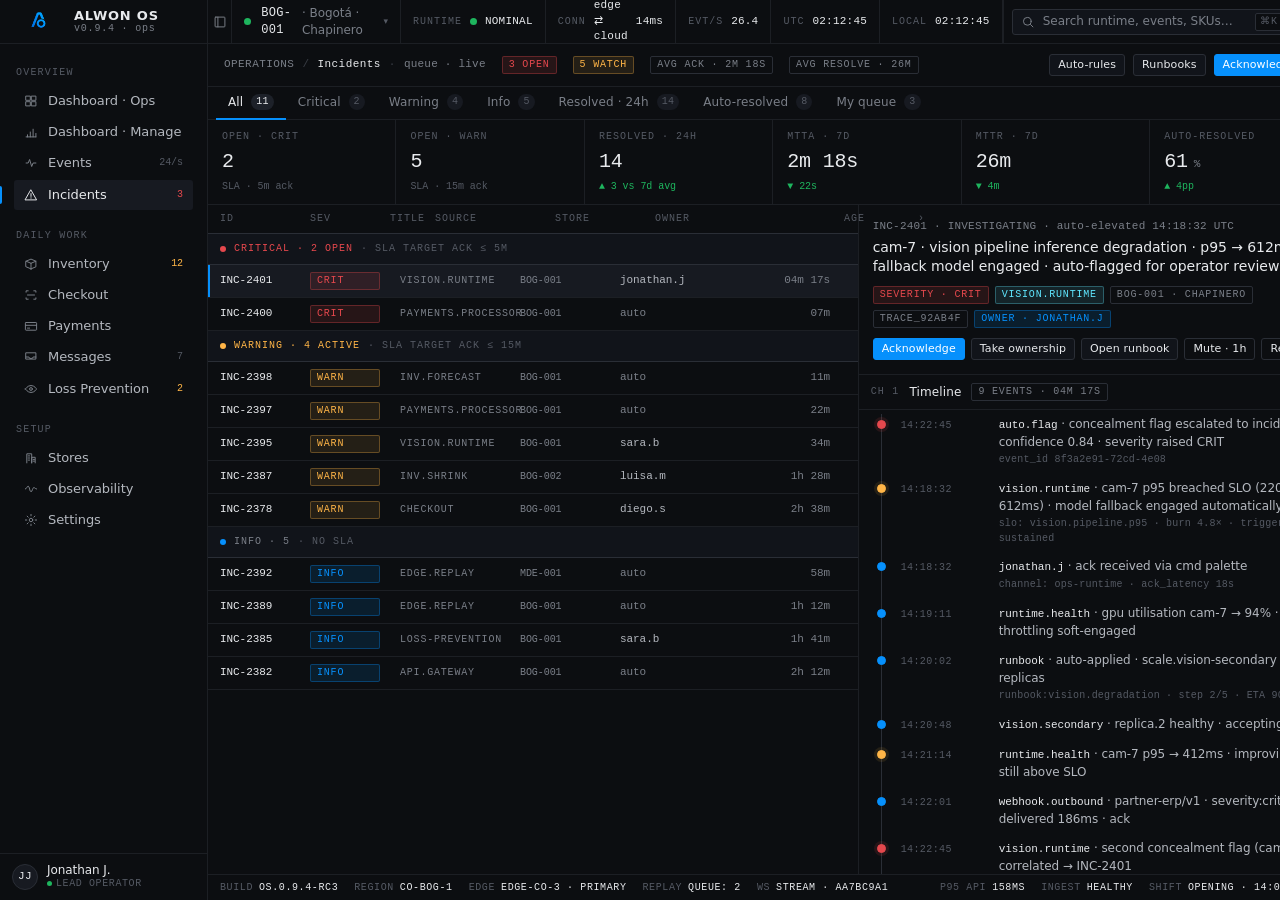
<file: incidents.html>
<!doctype html>
<html lang="en">
<head>
  <meta charset="utf-8" />
  <meta name="viewport" content="width=1440, initial-scale=1" />
  <link rel="icon" type="image/png" sizes="32x32" href="./favicon-32x32.png" />
  <link rel="icon" type="image/png" sizes="16x16" href="./favicon-16x16.png" />
  <link rel="apple-touch-icon" sizes="192x192" href="./android-chrome-192x192.png" />
  <title>ALWON OS · Incidents · queue</title>
  <link rel="stylesheet" href="./css/alwon.css" />
  <style>
    .inc-layout {
      display: grid;
      grid-template-columns: minmax(0, 1fr) 480px;
      gap: 1px;
      background: var(--border-1);
      height: calc(100vh - var(--topbar-h) - var(--statusbar-h) - 36px - 36px - 60px);
      min-height: 600px;
    }
    .inc-layout > .cell { background: var(--bg-1); min-height: 0; display: flex; flex-direction: column; }
    .inc-grid {
      display: grid;
      grid-template-columns: 80px 70px 1fr 110px 90px 120px 80px 50px;
      align-items: center;
      gap: 10px;
      padding: 7px 12px;
      border-bottom: 1px solid var(--border-1);
      font-size: var(--t-12);
      cursor: pointer;
      position: relative;
    }
    .inc-grid:hover { background: var(--bg-2); }
    .inc-grid.selected { background: var(--bg-3); }
    .inc-grid.selected::before {
      content: ""; position: absolute; left: 0; top: 0; bottom: 0; width: 2px; background: var(--signal);
    }
    .inc-grid .id { font-family: var(--font-mono); font-size: var(--t-11); color: var(--fg-0); }
    .inc-grid .ttl { color: var(--fg-0); overflow: hidden; text-overflow: ellipsis; white-space: nowrap; font-size: var(--t-12); }
    .inc-grid .source { font-family: var(--font-mono); font-size: var(--t-10); color: var(--fg-2); text-transform: uppercase; letter-spacing: 0.08em; }
    .inc-grid .store  { font-family: var(--font-mono); font-size: var(--t-10); color: var(--fg-2); }
    .inc-grid .owner  { font-family: var(--font-mono); font-size: var(--t-11); color: var(--fg-1); }
    .inc-grid .age    { font-family: var(--font-mono); font-size: var(--t-11); color: var(--fg-2); text-align: right; }
    .inc-grid .arrow  { color: var(--fg-3); text-align: right; }

    .inc-grid.heading {
      background: var(--bg-1);
      border-bottom: 1px solid var(--border-2);
      cursor: default;
    }
    .inc-grid.heading span {
      font-family: var(--font-mono);
      font-size: var(--t-10);
      color: var(--fg-3);
      text-transform: uppercase;
      letter-spacing: 0.10em;
    }
    .inc-grid.heading .right { text-align: right; }

    /* Timeline */
    .timeline {
      padding: 0 14px 12px 14px;
      position: relative;
    }
    .timeline::before {
      content: "";
      position: absolute;
      left: 22px;
      top: 4px;
      bottom: 12px;
      width: 1px;
      background: var(--border-2);
    }
    .tl-row {
      display: grid;
      grid-template-columns: 16px 86px 1fr;
      align-items: flex-start;
      gap: 12px;
      padding: 6px 0;
      position: relative;
    }
    .tl-row .marker {
      width: 9px; height: 9px; border-radius: 50%;
      background: var(--bg-2); border: 1.5px solid var(--border-3);
      margin-top: 4px;
      z-index: 1;
      grid-column: 1;
      margin-left: 4px;
    }
    .tl-row.crit .marker { background: var(--crit); border-color: var(--crit); box-shadow: 0 0 0 3px var(--crit-bg); }
    .tl-row.warn .marker { background: var(--warn); border-color: var(--warn); box-shadow: 0 0 0 3px var(--warn-bg); }
    .tl-row.info .marker { background: var(--signal); border-color: var(--signal); }
    .tl-row.ok   .marker { background: var(--ok); border-color: var(--ok); }
    .tl-row .ts { font-family: var(--font-mono); font-size: var(--t-10); color: var(--fg-3); letter-spacing: 0.04em; padding-top: 3px; }
    .tl-row .body { font-size: var(--t-12); color: var(--fg-1); line-height: 1.45; }
    .tl-row .body .who { font-family: var(--font-mono); color: var(--fg-0); font-size: var(--t-11); }
    .tl-row .body .extra { font-family: var(--font-mono); font-size: var(--t-10); color: var(--fg-3); margin-top: 2px; letter-spacing: 0.02em; }

    .corr-row {
      display: grid;
      grid-template-columns: 100px 60px 1fr;
      align-items: center;
      gap: 12px;
      padding: 6px 14px;
      border-bottom: 1px solid var(--border-1);
      font-family: var(--font-mono);
      font-size: var(--t-11);
      color: var(--fg-1);
    }
    .corr-row .ts { color: var(--fg-3); font-size: var(--t-10); }
    .corr-row .src { font-size: var(--t-10); text-transform: uppercase; letter-spacing: 0.08em; color: var(--fg-2); }
    .corr-row .msg { color: var(--fg-0); }

    .group-bar {
      display: flex; align-items: center; gap: 8px;
      padding: 8px 12px;
      background: var(--bg-2);
      border-bottom: 1px solid var(--border-2);
      font-family: var(--font-mono); font-size: var(--t-10);
      letter-spacing: 0.10em; text-transform: uppercase; color: var(--fg-2);
    }
    .group-bar.crit { color: var(--crit); }
    .group-bar.warn { color: var(--warn); }
    .group-bar .count { color: var(--fg-3); }
  </style>
</head>
<body>
  <div id="app"></div>
  <script src="./js/alwon.js"></script>
  <script>
    const incidents = [
      { id:'INC-2401', sev:'crit', src:'vision.runtime', store:'BOG-001', ttl:'cam-7 · concealment.flag confidence 0.84 · auto-elevated', owner:'jonathan.j', age:'04m 17s', state:'investigating' },
      { id:'INC-2400', sev:'crit', src:'payments.processor', store:'BOG-001', ttl:'pse · 3 consecutive declines · 5xx burst', owner:'auto', age:'07m', state:'open' },
      { id:'INC-2398', sev:'warn', src:'inv.forecast', store:'BOG-001', ttl:'sku 0x7281 · predicted OOS in 38m · auto-reorder armed', owner:'auto', age:'11m', state:'open' },
      { id:'INC-2397', sev:'warn', src:'payments.processor', store:'BOG-001', ttl:'pse · latency spike p99 → 1.42s · 22m sustained', owner:'auto', age:'22m', state:'monitoring' },
      { id:'INC-2395', sev:'warn', src:'vision.runtime', store:'BOG-001', ttl:'cam-3 · scan-avoid candidate · conf 0.78', owner:'sara.b', age:'34m', state:'investigating' },
      { id:'INC-2392', sev:'info', src:'edge.replay', store:'MDE-001', ttl:'edge-co-7 · replay queue 412 events · draining', owner:'auto', age:'58m', state:'open' },
      { id:'INC-2389', sev:'info', src:'edge.replay', store:'BOG-001', ttl:'edge-co-3 · replay queue drained · 1,284 ev caught up', owner:'auto', age:'1h 12m', state:'resolved' },
      { id:'INC-2387', sev:'warn', src:'inv.shrink', store:'BOG-002', ttl:'sku 0x4019 · ledger drift 1.8% · cycle scan triggered', owner:'luisa.m', age:'1h 28m', state:'investigating' },
      { id:'INC-2385', sev:'info', src:'loss-prevention', store:'BOG-001', ttl:'2 events flagged for operator review (cam-3 · cam-7)', owner:'sara.b', age:'1h 41m', state:'open' },
      { id:'INC-2382', sev:'info', src:'api.gateway', store:'BOG-001', ttl:'/v1/payments · p95 → 412ms · brief spike · auto-recovered', owner:'auto', age:'2h 12m', state:'resolved' },
      { id:'INC-2378', sev:'warn', src:'checkout', store:'BOG-001', ttl:'POS-05 · session hold 92s → operator intervention', owner:'diego.s', age:'2h 38m', state:'resolved' },
    ];

    function row(i, selected) {
      const sevPill = i.sev === 'crit' ? 'crit' : i.sev === 'warn' ? 'warn' : 'info';
      const sevLabel = i.sev === 'crit' ? 'CRIT' : i.sev === 'warn' ? 'WARN' : 'INFO';
      return `
        <div class="inc-grid ${selected ? 'selected' : ''}" data-id="${i.id}" data-sev="${i.sev}">
          <span class="id">${i.id}</span>
          <span class="pill ${sevPill}">${sevLabel}</span>
          <span class="ttl">${i.ttl}</span>
          <span class="source">${i.src}</span>
          <span class="store">${i.store}</span>
          <span class="owner">${i.owner === 'auto' ? '<span class="dim">auto</span>' : i.owner}</span>
          <span class="age">${i.age}</span>
          <span class="arrow">›</span>
        </div>
      `;
    }

    const mainHtml = `
      <div class="page-header">
        <div class="crumb">
          <span>OPERATIONS</span><span class="sep">/</span>
          <span class="accent">Incidents</span><span class="sep">·</span>
          <span class="mono dim">queue · live</span>
        </div>
        <span class="pill crit">3 OPEN</span>
        <span class="pill warn">5 WATCH</span>
        <span class="pill ghost dim">avg ack · 2m 18s</span>
        <span class="pill ghost dim">avg resolve · 26m</span>
        <div class="right">
          <button class="btn tiny">Auto-rules</button>
          <button class="btn tiny">Runbooks</button>
          <button class="btn tiny primary">Acknowledge all</button>
        </div>
      </div>

      <div class="tabbar">
        <div class="tab active" data-filter-target="sev" data-filter-value="all">All <span class="tab-count">${incidents.length}</span></div>
        <div class="tab" data-filter-target="sev" data-filter-value="crit">Critical <span class="tab-count">2</span></div>
        <div class="tab" data-filter-target="sev" data-filter-value="warn">Warning <span class="tab-count">4</span></div>
        <div class="tab" data-filter-target="sev" data-filter-value="info">Info <span class="tab-count">5</span></div>
        <div class="tab">Resolved · 24h <span class="tab-count">14</span></div>
        <div class="tab">Auto-resolved <span class="tab-count">8</span></div>
        <div class="tab">My queue <span class="tab-count">3</span></div>
      </div>

      <div class="kpi-strip" style="grid-template-columns: repeat(6, 1fr);">
        <div class="kpi"><div class="kpi-label">OPEN · CRIT</div><div class="kpi-value fg-crit">2</div><div class="kpi-delta"><span class="ref">SLA · 5m ack</span></div></div>
        <div class="kpi"><div class="kpi-label">OPEN · WARN</div><div class="kpi-value fg-warn">5</div><div class="kpi-delta"><span class="ref">SLA · 15m ack</span></div></div>
        <div class="kpi"><div class="kpi-label">RESOLVED · 24H</div><div class="kpi-value">14</div><div class="kpi-delta"><span class="delta up">▲ 3 vs 7d avg</span></div></div>
        <div class="kpi"><div class="kpi-label">MTTA · 7D</div><div class="kpi-value">2m 18s</div><div class="kpi-delta"><span class="delta up">▼ 22s</span></div></div>
        <div class="kpi"><div class="kpi-label">MTTR · 7D</div><div class="kpi-value">26m</div><div class="kpi-delta"><span class="delta up">▼ 4m</span></div></div>
        <div class="kpi"><div class="kpi-label">AUTO-RESOLVED</div><div class="kpi-value">61<span class="kpi-unit">%</span></div><div class="kpi-delta"><span class="delta up">▲ 4pp</span></div></div>
      </div>

      <div class="inc-layout">

        <!-- QUEUE -->
        <div class="cell">
          <div class="inc-grid heading">
            <span>ID</span><span>SEV</span><span>TITLE</span><span>SOURCE</span><span>STORE</span><span>OWNER</span><span class="right">AGE</span><span class="right">›</span>
          </div>
          <div style="flex: 1; overflow-y: auto;">
            <div class="group-bar crit"><span class="dot crit"></span>CRITICAL · 2 open <span class="count">· SLA target ack ≤ 5m</span></div>
            ${incidents.filter(i => i.sev === 'crit').map((i, ix) => row(i, ix === 0)).join('')}

            <div class="group-bar warn"><span class="dot warn"></span>WARNING · 4 active <span class="count">· SLA target ack ≤ 15m</span></div>
            ${incidents.filter(i => i.sev === 'warn').map(i => row(i, false)).join('')}

            <div class="group-bar"><span class="dot info"></span>INFO · 5 <span class="count">· no SLA</span></div>
            ${incidents.filter(i => i.sev === 'info').map(i => row(i, false)).join('')}
          </div>
        </div>

        <!-- INCIDENT DETAIL -->
        <div class="cell">
          <div style="padding: 14px; border-bottom: 1px solid var(--border-1);">
            <div class="mono s11 dim" style="margin-bottom: 4px;">INC-2401 · INVESTIGATING · auto-elevated 14:18:32 UTC</div>
            <div class="s14 up" style="line-height: 1.35;">cam-7 · vision pipeline inference degradation · p95 → 612ms · fallback model engaged · auto-flagged for operator review</div>
            <div style="display: flex; gap: 6px; margin-top: 10px; flex-wrap: wrap;">
              <span class="pill crit">SEVERITY · CRIT</span>
              <span class="pill telem">vision.runtime</span>
              <span class="pill ghost dim">BOG-001 · Chapinero</span>
              <span class="pill ghost dim">trace_92ab4f</span>
              <span class="pill info">owner · jonathan.j</span>
            </div>
            <div style="display: flex; gap: 6px; margin-top: 10px;">
              <button class="btn tiny primary">Acknowledge</button>
              <button class="btn tiny">Take ownership</button>
              <button class="btn tiny">Open runbook</button>
              <button class="btn tiny ghost">Mute · 1h</button>
              <button class="btn tiny ghost">Resolve</button>
            </div>
          </div>

          <div class="panel-head">
            <span class="label">CH 1</span>
            <span class="title">Timeline</span>
            <span class="pill ghost dim">9 events · 04m 17s</span>
          </div>
          <div class="timeline">
            <div class="tl-row crit">
              <span class="marker"></span>
              <span class="ts">14:22:45</span>
              <div class="body">
                <span class="who">auto.flag</span> · concealment flag escalated to incident · confidence 0.84 · severity raised CRIT
                <div class="extra">event_id 8f3a2e91-72cd-4e08</div>
              </div>
            </div>
            <div class="tl-row warn">
              <span class="marker"></span>
              <span class="ts">14:18:32</span>
              <div class="body">
                <span class="who">vision.runtime</span> · cam-7 p95 breached SLO (220ms → 612ms) · model fallback engaged automatically
                <div class="extra">slo: vision.pipeline.p95 · burn 4.8× · trigger:5m sustained</div>
              </div>
            </div>
            <div class="tl-row info">
              <span class="marker"></span>
              <span class="ts">14:18:32</span>
              <div class="body">
                <span class="who">jonathan.j</span> · ack received via cmd palette
                <div class="extra">channel: ops-runtime · ack_latency 18s</div>
              </div>
            </div>
            <div class="tl-row info">
              <span class="marker"></span>
              <span class="ts">14:19:11</span>
              <div class="body">
                <span class="who">runtime.health</span> · gpu utilisation cam-7 → 94% · throttling soft-engaged
              </div>
            </div>
            <div class="tl-row info">
              <span class="marker"></span>
              <span class="ts">14:20:02</span>
              <div class="body">
                <span class="who">runbook</span> · auto-applied · scale.vision-secondary 1 → 2 replicas
                <div class="extra">runbook:vision.degradation · step 2/5 · ETA 90s</div>
              </div>
            </div>
            <div class="tl-row info">
              <span class="marker"></span>
              <span class="ts">14:20:48</span>
              <div class="body">
                <span class="who">vision.secondary</span> · replica.2 healthy · accepting traffic
              </div>
            </div>
            <div class="tl-row warn">
              <span class="marker"></span>
              <span class="ts">14:21:14</span>
              <div class="body">
                <span class="who">runtime.health</span> · cam-7 p95 → 412ms · improving · still above SLO
              </div>
            </div>
            <div class="tl-row info">
              <span class="marker"></span>
              <span class="ts">14:22:01</span>
              <div class="body">
                <span class="who">webhook.outbound</span> · partner-erp/v1 · severity:crit · delivered 186ms · ack
              </div>
            </div>
            <div class="tl-row crit">
              <span class="marker"></span>
              <span class="ts">14:22:45</span>
              <div class="body">
                <span class="who">vision.runtime</span> · second concealment flag (cam-3) · correlated → INC-2401
                <div class="extra">7 correlated events · stream below</div>
              </div>
            </div>
          </div>

          <div class="panel-head" style="border-top: 1px solid var(--border-1);">
            <span class="label">CH 2</span>
            <span class="title">Correlated events</span>
            <span class="pill ghost dim">7 · trace_92ab4f</span>
          </div>
          <div>
            <div class="corr-row"><span class="ts">14:22:45.001</span><span class="src fg-warn">VISION</span><span class="msg">cam-7 · concealment.flag · conf 0.84 · track t_88401</span></div>
            <div class="corr-row"><span class="ts">14:22:38.541</span><span class="src fg-info">API</span><span class="msg">POST /v1/incidents · 201 · 96ms · INC-2401 created</span></div>
            <div class="corr-row"><span class="ts">14:22:35.401</span><span class="src fg-warn">VISION</span><span class="msg">cam-3 · concealment.flag · conf 0.88 · track t_88410</span></div>
            <div class="corr-row"><span class="ts">14:21:14.812</span><span class="src fg-warn">VISION</span><span class="msg">cam-7 · pipeline.degraded · p95 412ms · fallback active</span></div>
            <div class="corr-row"><span class="ts">14:20:48.119</span><span class="src fg-ok">EDGE</span><span class="msg">vision.secondary · replica.2 ready · accepting</span></div>
            <div class="corr-row"><span class="ts">14:20:02.001</span><span class="src fg-info">API</span><span class="msg">POST /v1/runbooks/exec · 200 · 218ms · vision.degradation</span></div>
            <div class="corr-row"><span class="ts">14:18:32.412</span><span class="src fg-warn">VISION</span><span class="msg">cam-7 · slo.breach · p95 612ms · burn 4.8×</span></div>
          </div>
        </div>
      </div>
    `;

    ALWON.init({
      active: 'incidents',
      main: mainHtml,
    });
  </script>
</body>
</html>
</file>
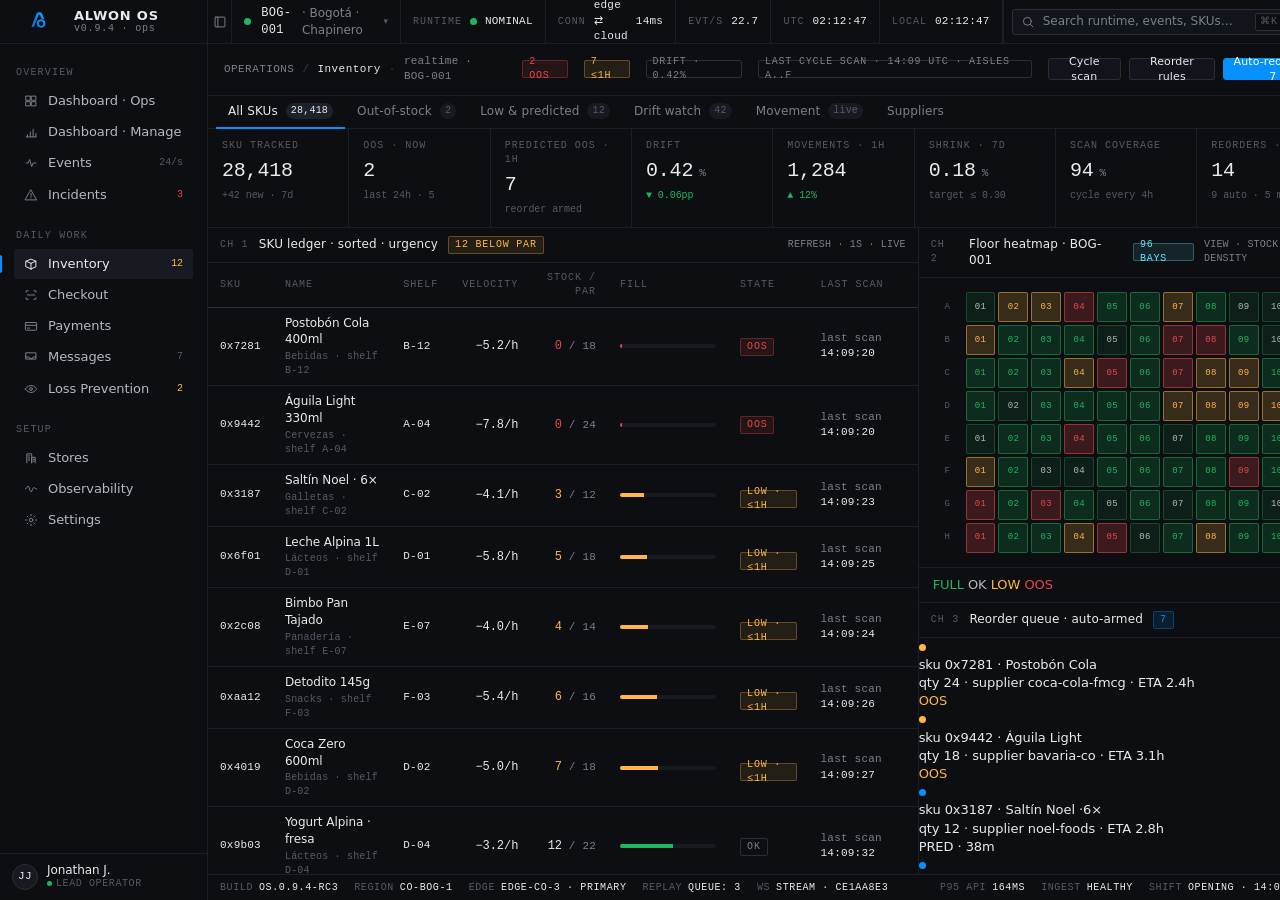
<file: inventory.html>
<!doctype html>
<html lang="en">
<head>
  <meta charset="utf-8" />
  <meta name="viewport" content="width=1440, initial-scale=1" />
  <link rel="icon" type="image/png" sizes="32x32" href="./favicon-32x32.png" />
  <link rel="icon" type="image/png" sizes="16x16" href="./favicon-16x16.png" />
  <link rel="apple-touch-icon" sizes="192x192" href="./android-chrome-192x192.png" />
  <title>ALWON OS · Inventory · intelligence</title>
  <link rel="stylesheet" href="./css/alwon.css" />
  <style>
    .inv-layout {
      display: grid;
      grid-template-columns: minmax(0, 1fr) 420px;
      gap: 1px;
      background: var(--border-1);
    }
    .inv-layout > .cell { background: var(--bg-1); display: flex; flex-direction: column; }

    .inv-table {
      width: 100%;
      border-collapse: collapse;
      font-size: var(--t-12);
    }
    .inv-table thead th {
      text-align: left;
      padding: 8px 12px;
      border-bottom: 1px solid var(--border-2);
      background: var(--bg-1);
      font-family: var(--font-mono);
      font-size: var(--t-10);
      color: var(--fg-3);
      text-transform: uppercase;
      letter-spacing: 0.10em;
      font-weight: 500;
      position: sticky; top: 0;
    }
    .inv-table tbody td {
      padding: 7px 12px;
      border-bottom: 1px solid var(--border-1);
      vertical-align: middle;
    }
    .inv-table tbody tr:hover td { background: var(--bg-2); }
    .inv-table .mono { font-family: var(--font-mono); font-size: var(--t-11); }
    .inv-table .num  { font-family: var(--font-mono); text-align: right; }
    .inv-table .sku-name { color: var(--fg-0); }
    .inv-table .sku-meta { font-family: var(--font-mono); font-size: var(--t-10); color: var(--fg-3); margin-top: 2px; letter-spacing: 0.02em; }

    /* Shelf map */
    .shelf-map {
      display: grid;
      grid-template-columns: repeat(12, 1fr);
      gap: 3px;
      padding: 14px;
    }
    .shelf-cell {
      aspect-ratio: 1;
      background: var(--bg-2);
      border: 1px solid var(--border-2);
      border-radius: 2px;
      position: relative;
      font-family: var(--font-mono);
      font-size: 9px;
      color: var(--fg-3);
      display: grid;
      place-items: center;
      letter-spacing: 0.04em;
    }
    .shelf-cell.full { background: rgba(30,181,94,0.18); border-color: rgba(30,181,94,0.45); color: var(--ok); }
    .shelf-cell.ok   { background: rgba(30,181,94,0.10); border-color: rgba(30,181,94,0.3); color: var(--fg-1); }
    .shelf-cell.low  { background: rgba(255,181,71,0.18); border-color: rgba(255,181,71,0.50); color: var(--warn); }
    .shelf-cell.oos  { background: rgba(229,72,77,0.22);  border-color: rgba(229,72,77,0.55); color: var(--crit); }
    .shelf-cell.aisle {
      background: transparent;
      border: 0;
      color: var(--fg-3);
      text-transform: uppercase;
      letter-spacing: 0.10em;
      font-size: 9px;
    }
  </style>
</head>
<body>
  <div id="app"></div>
  <script src="./js/alwon.js"></script>
  <script>
    const SKUS = [
      { sku: '0x7281', name: 'Postobón Cola 400ml',     cat: 'Bebidas',     shelf: 'B-12', vel: '−5.2/h', stock: 0,  par: 18, state: 'oos' },
      { sku: '0x9442', name: 'Águila Light 330ml',      cat: 'Cervezas',    shelf: 'A-04', vel: '−7.8/h', stock: 0,  par: 24, state: 'oos' },
      { sku: '0x3187', name: 'Saltín Noel · 6×',        cat: 'Galletas',    shelf: 'C-02', vel: '−4.1/h', stock: 3,  par: 12, state: 'low' },
      { sku: '0x6f01', name: 'Leche Alpina 1L',         cat: 'Lácteos',     shelf: 'D-01', vel: '−5.8/h', stock: 5,  par: 18, state: 'low' },
      { sku: '0x2c08', name: 'Bimbo Pan Tajado',        cat: 'Panadería',   shelf: 'E-07', vel: '−4.0/h', stock: 4,  par: 14, state: 'low' },
      { sku: '0xaa12', name: 'Detodito 145g',           cat: 'Snacks',      shelf: 'F-03', vel: '−5.4/h', stock: 6,  par: 16, state: 'low' },
      { sku: '0x4019', name: 'Coca Zero 600ml',         cat: 'Bebidas',     shelf: 'D-02', vel: '−5.0/h', stock: 7,  par: 18, state: 'low' },
      { sku: '0x9b03', name: 'Yogurt Alpina · fresa',   cat: 'Lácteos',     shelf: 'D-04', vel: '−3.2/h', stock: 12, par: 22, state: 'ok'  },
      { sku: '0x4a92', name: 'Doritos 145g · queso',    cat: 'Snacks',      shelf: 'F-04', vel: '−4.4/h', stock: 14, par: 22, state: 'ok'  },
      { sku: '0x8c01', name: 'Aguila 330ml · regular',  cat: 'Cervezas',    shelf: 'A-02', vel: '−6.8/h', stock: 18, par: 24, state: 'ok'  },
      { sku: '0xb501', name: 'Café Sello Rojo 250g',    cat: 'Bebidas',     shelf: 'G-01', vel: '−1.8/h', stock: 28, par: 32, state: 'full' },
      { sku: '0xcc04', name: 'Arroz Diana 500g',        cat: 'Granos',      shelf: 'H-01', vel: '−2.1/h', stock: 42, par: 48, state: 'full' },
      { sku: '0xee01', name: 'Pony Malta 330ml',        cat: 'Bebidas',     shelf: 'B-01', vel: '−3.4/h', stock: 18, par: 24, state: 'ok' },
      { sku: '0xff09', name: 'Margarita papas · sal',   cat: 'Snacks',      shelf: 'F-02', vel: '−4.0/h', stock: 20, par: 24, state: 'ok' },
      { sku: '0xa901', name: 'Galleta Tosh · arándano', cat: 'Galletas',    shelf: 'C-04', vel: '−1.4/h', stock: 24, par: 28, state: 'ok' },
    ];

    function pillFor(state) {
      if (state === 'oos') return '<span class="pill crit">OOS</span>';
      if (state === 'low') return '<span class="pill warn">LOW · ≤1H</span>';
      if (state === 'full') return '<span class="pill ok">FULL</span>';
      return '<span class="pill ghost dim">OK</span>';
    }
    function row(s) {
      return `
        <tr>
          <td class="mono">${s.sku}</td>
          <td>
            <div class="sku-name">${s.name}</div>
            <div class="sku-meta">${s.cat} · shelf ${s.shelf}</div>
          </td>
          <td class="mono">${s.shelf}</td>
          <td class="num">${s.vel}</td>
          <td class="num"><span class="${s.state === 'oos' ? 'fg-crit' : s.state === 'low' ? 'fg-warn' : ''}">${s.stock}</span><span class="dim mono"> / ${s.par}</span></td>
          <td>
            <div class="meter ${s.state === 'oos' ? 'crit' : s.state === 'low' ? 'warn' : 'ok'}" style="width: 96px;">
              <span style="width: ${Math.max(2, (s.stock / s.par) * 100).toFixed(0)}%"></span>
            </div>
          </td>
          <td>${pillFor(s.state)}</td>
          <td class="mono"><span class="dim">last scan</span> 14:09:${20 + s.stock}</td>
        </tr>
      `;
    }

    function makeMap() {
      // 12 cols × 8 rows
      const map = [];
      const aisles = ['A','B','C','D','E','F','G','H'];
      // seed deterministic
      let r = 1009;
      const rng = () => { r = (r * 9301 + 49297) % 233280; return r / 233280; };
      for (let row = 0; row < 8; row++) {
        for (let col = 0; col < 12; col++) {
          if (col === 0) {
            map.push(`<div class="shelf-cell aisle">${aisles[row]}</div>`);
          } else {
            const k = rng();
            let cls = 'ok';
            if (row === 0 && col === 4) cls = 'oos'; // A-04
            else if (row === 1 && col === 7) cls = 'oos'; // B-12-ish
            else if (k < 0.10) cls = 'oos';
            else if (k < 0.30) cls = 'low';
            else if (k < 0.55) cls = 'ok';
            else cls = 'full';
            map.push(`<div class="shelf-cell ${cls}" title="${aisles[row]}-${String(col).padStart(2,'0')}">${col.toString().padStart(2,'0')}</div>`);
          }
        }
      }
      return map.join('');
    }

    const mainHtml = `
      <div class="page-header">
        <div class="crumb">
          <span>OPERATIONS</span><span class="sep">/</span>
          <span class="accent">Inventory</span><span class="sep">·</span>
          <span class="mono dim">realtime · BOG-001</span>
        </div>
        <span class="pill crit">2 OOS</span>
        <span class="pill warn">7 ≤1H</span>
        <span class="pill ghost dim">drift · 0.42%</span>
        <span class="pill ghost dim">last cycle scan · 14:09 UTC · aisles A..F</span>
        <div class="right">
          <button class="btn tiny">Cycle scan</button>
          <button class="btn tiny">Reorder rules</button>
          <button class="btn tiny primary">Auto-reorder · 7</button>
        </div>
      </div>

      <div class="tabbar">
        <div class="tab active">All SKUs <span class="tab-count">28,418</span></div>
        <div class="tab">Out-of-stock <span class="tab-count">2</span></div>
        <div class="tab">Low &amp; predicted <span class="tab-count">12</span></div>
        <div class="tab">Drift watch <span class="tab-count">42</span></div>
        <div class="tab">Movement <span class="tab-count">live</span></div>
        <div class="tab">Suppliers</div>
      </div>

      <div class="kpi-strip" style="grid-template-columns: repeat(8, 1fr);">
        <div class="kpi"><div class="kpi-label">SKU TRACKED</div><div class="kpi-value">28,418</div><div class="kpi-delta"><span class="ref">+42 new · 7d</span></div></div>
        <div class="kpi"><div class="kpi-label">OOS · NOW</div><div class="kpi-value fg-crit">2</div><div class="kpi-delta"><span class="ref">last 24h · 5</span></div></div>
        <div class="kpi"><div class="kpi-label">PREDICTED OOS · 1H</div><div class="kpi-value fg-warn">7</div><div class="kpi-delta"><span class="ref">reorder armed</span></div></div>
        <div class="kpi"><div class="kpi-label">DRIFT</div><div class="kpi-value">0.42<span class="kpi-unit">%</span></div><div class="kpi-delta"><span class="delta up">▼ 0.06pp</span></div></div>
        <div class="kpi"><div class="kpi-label">MOVEMENTS · 1H</div><div class="kpi-value">1,284</div><div class="kpi-delta"><span class="delta up">▲ 12%</span></div></div>
        <div class="kpi"><div class="kpi-label">SHRINK · 7D</div><div class="kpi-value fg-warn">0.18<span class="kpi-unit">%</span></div><div class="kpi-delta"><span class="ref">target ≤ 0.30</span></div></div>
        <div class="kpi"><div class="kpi-label">SCAN COVERAGE</div><div class="kpi-value">94<span class="kpi-unit">%</span></div><div class="kpi-delta"><span class="ref">cycle every 4h</span></div></div>
        <div class="kpi"><div class="kpi-label">REORDERS · 24H</div><div class="kpi-value">14</div><div class="kpi-delta"><span class="ref">9 auto · 5 manual</span></div></div>
      </div>

      <div class="inv-layout">

        <!-- SKU TABLE -->
        <div class="cell">
          <div class="panel-head">
            <span class="label">CH 1</span>
            <span class="title">SKU ledger · sorted · urgency</span>
            <span class="pill warn">12 below par</span>
            <div class="right"><span class="dim mono">refresh · 1s · live</span></div>
          </div>
          <div style="overflow-y: auto;">
            <table class="inv-table">
              <thead>
                <tr>
                  <th>SKU</th>
                  <th>NAME</th>
                  <th>SHELF</th>
                  <th class="num">VELOCITY</th>
                  <th class="num">STOCK / PAR</th>
                  <th>FILL</th>
                  <th>STATE</th>
                  <th>LAST SCAN</th>
                </tr>
              </thead>
              <tbody>
                ${SKUS.map(row).join('')}
              </tbody>
            </table>
          </div>
        </div>

        <!-- SHELF MAP + REORDER QUEUE -->
        <div class="cell">
          <div class="panel-head">
            <span class="label">CH 2</span>
            <span class="title">Floor heatmap · BOG-001</span>
            <span class="pill telem">96 bays</span>
            <div class="right"><span class="dim mono">view · stock-density</span></div>
          </div>
          <div class="shelf-map">
            ${makeMap()}
          </div>
          <div class="chart-legend" style="border-top: 1px solid var(--border-1); padding: 8px 14px;">
            <span class="legend-item" style="color: var(--ok)"><span class="legend-mark"></span>FULL</span>
            <span class="legend-item" style="color: var(--fg-1)"><span class="legend-mark"></span>OK</span>
            <span class="legend-item" style="color: var(--warn)"><span class="legend-mark"></span>LOW</span>
            <span class="legend-item" style="color: var(--crit)"><span class="legend-mark"></span>OOS</span>
          </div>

          <div class="panel-head" style="border-top: 1px solid var(--border-1);">
            <span class="label">CH 3</span>
            <span class="title">Reorder queue · auto-armed</span>
            <span class="pill info">7</span>
          </div>
          <div>
            <div class="svc-row">
              <span class="pulse warn"></span>
              <div>
                <div class="name">sku 0x7281 · Postobón Cola</div>
                <div class="sub">qty 24 · supplier coca-cola-fmcg · ETA 2.4h</div>
              </div>
              <span class="val fg-warn">OOS</span>
              <div class="mini-bar warn"><span style="width: 80%"></span></div>
            </div>
            <div class="svc-row">
              <span class="pulse warn"></span>
              <div>
                <div class="name">sku 0x9442 · Águila Light</div>
                <div class="sub">qty 18 · supplier bavaria-co · ETA 3.1h</div>
              </div>
              <span class="val fg-warn">OOS</span>
              <div class="mini-bar warn"><span style="width: 75%"></span></div>
            </div>
            <div class="svc-row">
              <span class="pulse info"></span>
              <div>
                <div class="name">sku 0x3187 · Saltín Noel ·6×</div>
                <div class="sub">qty 12 · supplier noel-foods · ETA 2.8h</div>
              </div>
              <span class="val">PRED · 38m</span>
              <div class="mini-bar"><span style="width: 45%"></span></div>
            </div>
            <div class="svc-row">
              <span class="pulse info"></span>
              <div>
                <div class="name">sku 0x6f01 · Leche Alpina 1L</div>
                <div class="sub">qty 18 · supplier alpina-co · ETA 1.4h</div>
              </div>
              <span class="val">PRED · 56m</span>
              <div class="mini-bar"><span style="width: 32%"></span></div>
            </div>
            <div class="svc-row">
              <span class="pulse info"></span>
              <div>
                <div class="name">sku 0x2c08 · Bimbo Pan</div>
                <div class="sub">qty 14 · supplier bimbo-co · ETA 1.8h</div>
              </div>
              <span class="val">PRED · 61m</span>
              <div class="mini-bar"><span style="width: 28%"></span></div>
            </div>
            <div class="svc-row">
              <span class="pulse info"></span>
              <div>
                <div class="name">sku 0xaa12 · Detodito 145g</div>
                <div class="sub">qty 16 · supplier pepsico-co · ETA 2.2h</div>
              </div>
              <span class="val">PRED · 72m</span>
              <div class="mini-bar"><span style="width: 24%"></span></div>
            </div>
            <div class="svc-row">
              <span class="pulse info"></span>
              <div>
                <div class="name">sku 0x4019 · Coca Zero</div>
                <div class="sub">qty 18 · supplier coca-cola-fmcg · ETA 2.4h</div>
              </div>
              <span class="val">PRED · 84m</span>
              <div class="mini-bar"><span style="width: 18%"></span></div>
            </div>
          </div>
        </div>

      </div>
    `;

    ALWON.init({
      active: 'inventory',
      main: mainHtml,
    });
  </script>
</body>
</html>
</file>
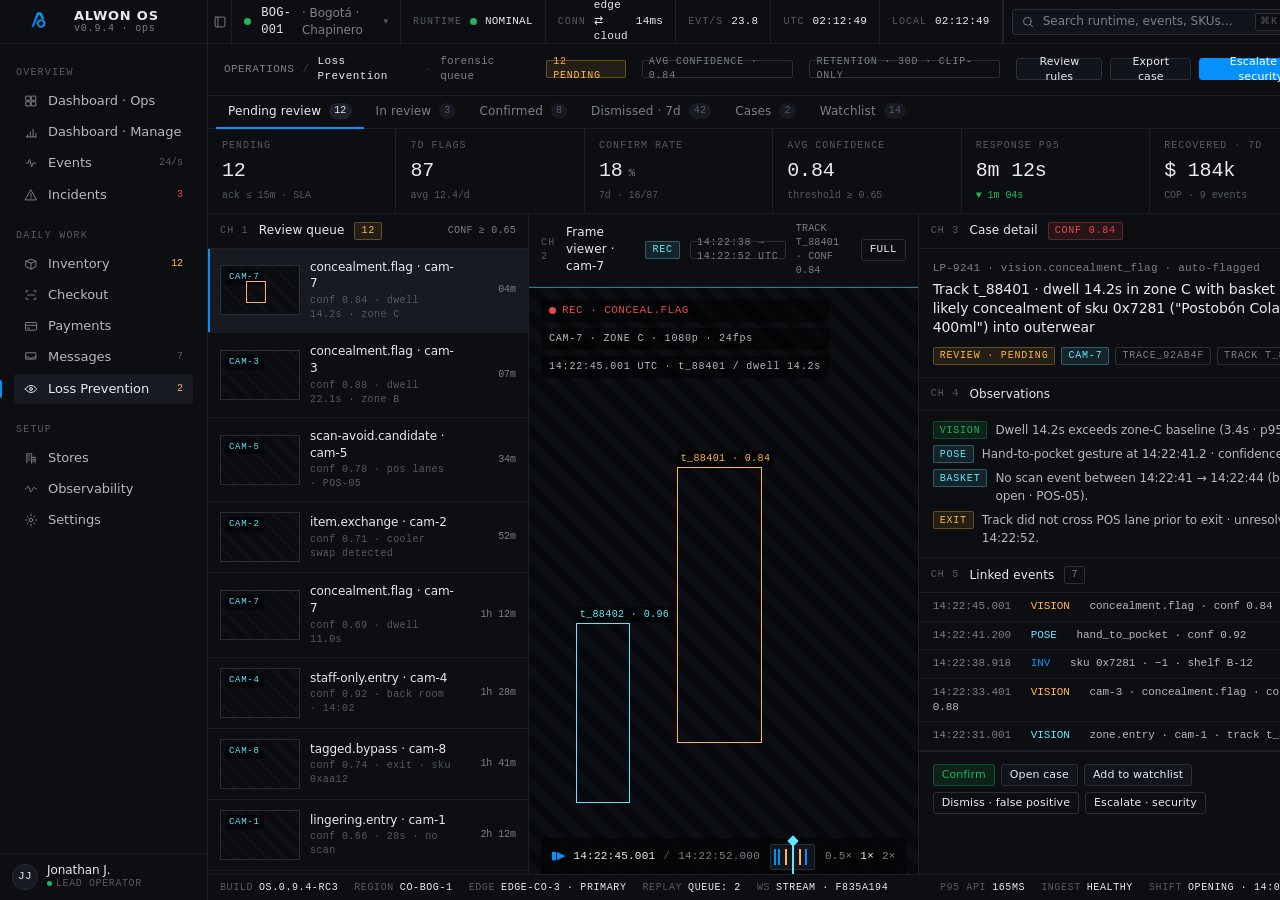
<file: loss-prevention.html>
<!doctype html>
<html lang="en">
<head>
  <meta charset="utf-8" />
  <meta name="viewport" content="width=1440, initial-scale=1" />
  <link rel="icon" type="image/png" sizes="32x32" href="./favicon-32x32.png" />
  <link rel="icon" type="image/png" sizes="16x16" href="./favicon-16x16.png" />
  <link rel="apple-touch-icon" sizes="192x192" href="./android-chrome-192x192.png" />
  <title>ALWON OS · Loss Prevention</title>
  <link rel="stylesheet" href="./css/alwon.css" />
  <style>
    .lp-layout {
      display: grid;
      grid-template-columns: 320px minmax(0, 1fr) 420px;
      gap: 1px;
      background: var(--border-1);
      height: calc(100vh - var(--topbar-h) - var(--statusbar-h) - 36px - 36px - 84px);
      min-height: 620px;
    }
    .lp-layout > .cell { background: var(--bg-1); min-height: 0; display: flex; flex-direction: column; }

    .lp-queue-item {
      display: grid;
      grid-template-columns: 80px 1fr 50px;
      gap: 10px;
      padding: 10px 12px;
      border-bottom: 1px solid var(--border-1);
      cursor: pointer;
      align-items: center;
      position: relative;
    }
    .lp-queue-item.selected { background: var(--bg-3); }
    .lp-queue-item.selected::before {
      content: ""; position: absolute; left: 0; top: 0; bottom: 0; width: 2px; background: var(--signal);
    }
    .lp-queue-item:hover { background: var(--bg-2); }
    .lp-thumb {
      aspect-ratio: 16/10;
      background:
        repeating-linear-gradient(45deg, #0a0c10 0, #0a0c10 8px, #0d1014 8px, #0d1014 12px),
        radial-gradient(ellipse at 40% 50%, rgba(96,231,255,0.18), transparent 60%);
      border: 1px solid var(--border-2);
      position: relative;
      overflow: hidden;
    }
    .lp-thumb .bbox {
      position: absolute; border: 1.5px solid var(--warn); box-shadow: 0 0 0 1px rgba(0,0,0,0.4);
    }
    .lp-thumb .cam {
      position: absolute; left: 4px; top: 4px;
      font-family: var(--font-mono); font-size: 9px; color: var(--telemetry);
      background: rgba(0,0,0,0.5); padding: 1px 4px; border-radius: 2px;
      letter-spacing: 0.08em;
    }
    .lp-queue-item .meta { display: flex; flex-direction: column; gap: 2px; min-width: 0; }
    .lp-queue-item .meta .title { color: var(--fg-0); font-size: var(--t-12); }
    .lp-queue-item .meta .sub { font-family: var(--font-mono); font-size: var(--t-10); color: var(--fg-3); letter-spacing: 0.04em; }
    .lp-queue-item .age { font-family: var(--font-mono); font-size: var(--t-10); color: var(--fg-2); text-align: right; }

    .viewer-frame {
      position: relative;
      flex: 1;
      min-height: 0;
      background:
        repeating-linear-gradient(45deg, #07090c 0, #07090c 10px, #0b0e13 10px, #0b0e13 20px),
        radial-gradient(ellipse at 35% 50%, rgba(96,231,255,0.20), transparent 65%);
      overflow: hidden;
    }
    .viewer-frame .scan {
      position: absolute; left: 0; right: 0; height: 1px; background: rgba(96,231,255,0.5);
      animation: vscan 3.5s linear infinite;
    }
    @keyframes vscan { 0%{top:0;} 100%{top:100%;} }
    .viewer-overlay {
      position: absolute; inset: 0;
      pointer-events: none;
    }
    .viewer-overlay .bbox {
      position: absolute; border: 1.5px solid var(--warn);
    }
    .viewer-overlay .bbox.alt { border-color: var(--telemetry); }
    .viewer-overlay .tracker-label {
      position: absolute; transform: translate(0, -100%);
      font-family: var(--font-mono); font-size: var(--t-10);
      color: var(--warn); background: rgba(0,0,0,0.5);
      padding: 1px 4px; letter-spacing: 0.04em;
    }
    .viewer-meta {
      position: absolute; left: 12px; top: 12px;
      display: flex; flex-direction: column; gap: 6px;
      font-family: var(--font-mono); font-size: var(--t-11); color: var(--fg-0);
    }
    .viewer-meta .live-row {
      display: inline-flex; align-items: center; gap: 6px;
      background: rgba(0,0,0,0.5); padding: 4px 8px; border-radius: 2px;
      letter-spacing: 0.04em;
    }
    .viewer-meta .live-row .pulse { animation: alwon-pulse 1.5s infinite; }
    .viewer-meta .crosshair {
      background: rgba(0,0,0,0.5); padding: 4px 8px; border-radius: 2px;
      letter-spacing: 0.08em; color: var(--fg-1); font-size: var(--t-10);
    }
    .viewer-controls {
      position: absolute; bottom: 12px; left: 12px; right: 12px;
      display: flex; align-items: center; gap: 10px;
      background: rgba(0,0,0,0.55);
      padding: 6px 10px;
      border-radius: 2px;
    }
    .timeline-bar {
      flex: 1;
      height: 26px;
      background: var(--bg-2);
      border: 1px solid var(--border-2);
      border-radius: 2px;
      position: relative;
    }
    .tl-event {
      position: absolute; top: 4px; bottom: 4px;
      width: 2px; background: var(--warn);
    }
    .tl-event.crit { background: var(--crit); }
    .tl-event.info { background: var(--signal); }
    .tl-cursor {
      position: absolute; top: -6px; bottom: -6px; width: 2px; background: var(--telemetry);
    }
    .tl-cursor::before {
      content: ""; position: absolute; left: -3px; top: -2px;
      width: 8px; height: 8px; background: var(--telemetry); transform: rotate(45deg);
    }
  </style>
</head>
<body>
  <div id="app"></div>
  <script src="./js/alwon.js"></script>
  <script>
    const mainHtml = `
      <div class="page-header">
        <div class="crumb">
          <span>OPERATIONS</span><span class="sep">/</span>
          <span class="accent">Loss Prevention</span><span class="sep">·</span>
          <span class="mono dim">forensic queue</span>
        </div>
        <span class="pill warn">12 PENDING</span>
        <span class="pill ghost dim">avg confidence · 0.84</span>
        <span class="pill ghost dim">retention · 30d · clip-only</span>
        <div class="right">
          <button class="btn tiny">Review rules</button>
          <button class="btn tiny">Export case</button>
          <button class="btn tiny primary">Escalate to security</button>
        </div>
      </div>

      <div class="tabbar">
        <div class="tab active">Pending review <span class="tab-count">12</span></div>
        <div class="tab">In review <span class="tab-count">3</span></div>
        <div class="tab">Confirmed <span class="tab-count">8</span></div>
        <div class="tab">Dismissed · 7d <span class="tab-count">42</span></div>
        <div class="tab">Cases <span class="tab-count">2</span></div>
        <div class="tab">Watchlist <span class="tab-count">14</span></div>
      </div>

      <div class="kpi-strip" style="grid-template-columns: repeat(6, 1fr);">
        <div class="kpi"><div class="kpi-label">PENDING</div><div class="kpi-value fg-warn">12</div><div class="kpi-delta"><span class="ref">ack ≤ 15m · SLA</span></div></div>
        <div class="kpi"><div class="kpi-label">7D FLAGS</div><div class="kpi-value">87</div><div class="kpi-delta"><span class="ref">avg 12.4/d</span></div></div>
        <div class="kpi"><div class="kpi-label">CONFIRM RATE</div><div class="kpi-value">18<span class="kpi-unit">%</span></div><div class="kpi-delta"><span class="ref">7d · 16/87</span></div></div>
        <div class="kpi"><div class="kpi-label">AVG CONFIDENCE</div><div class="kpi-value">0.84</div><div class="kpi-delta"><span class="ref">threshold ≥ 0.65</span></div></div>
        <div class="kpi"><div class="kpi-label">RESPONSE p95</div><div class="kpi-value">8m 12s</div><div class="kpi-delta"><span class="delta up">▼ 1m 04s</span></div></div>
        <div class="kpi"><div class="kpi-label">RECOVERED · 7D</div><div class="kpi-value">$ 184k</div><div class="kpi-delta"><span class="ref">COP · 9 events</span></div></div>
      </div>

      <div class="lp-layout">

        <!-- QUEUE -->
        <div class="cell" style="overflow-y: auto;">
          <div class="panel-head">
            <span class="label">CH 1</span>
            <span class="title">Review queue</span>
            <span class="pill warn">12</span>
            <div class="right"><span class="dim mono">conf ≥ 0.65</span></div>
          </div>
          ${lpRow({ id: 'cam-7', title: 'concealment.flag · cam-7', sub: 'conf 0.84 · dwell 14.2s · zone C', age: '04m', selected: true, hasBox: true })}
          ${lpRow({ id: 'cam-3', title: 'concealment.flag · cam-3', sub: 'conf 0.88 · dwell 22.1s · zone B', age: '07m' })}
          ${lpRow({ id: 'cam-5', title: 'scan-avoid.candidate · cam-5', sub: 'conf 0.78 · pos lanes · POS-05', age: '34m' })}
          ${lpRow({ id: 'cam-2', title: 'item.exchange · cam-2', sub: 'conf 0.71 · cooler swap detected', age: '52m' })}
          ${lpRow({ id: 'cam-7', title: 'concealment.flag · cam-7', sub: 'conf 0.69 · dwell 11.0s', age: '1h 12m' })}
          ${lpRow({ id: 'cam-4', title: 'staff-only.entry · cam-4', sub: 'conf 0.92 · back room · 14:02', age: '1h 28m' })}
          ${lpRow({ id: 'cam-8', title: 'tagged.bypass · cam-8', sub: 'conf 0.74 · exit · sku 0xaa12', age: '1h 41m' })}
          ${lpRow({ id: 'cam-1', title: 'lingering.entry · cam-1', sub: 'conf 0.66 · 28s · no scan', age: '2h 12m' })}
          ${lpRow({ id: 'cam-6', title: 'office.unauthorised · cam-6', sub: 'conf 0.81 · office · non-staff', age: '2h 38m' })}
        </div>

        <!-- VIEWER -->
        <div class="cell">
          <div class="panel-head">
            <span class="label">CH 2</span>
            <span class="title">Frame viewer · cam-7</span>
            <span class="pill telem">REC</span>
            <span class="pill ghost dim">14:22:38 → 14:22:52 UTC</span>
            <div class="right">
              <span class="dim mono">track t_88401 · conf 0.84</span>
              <button class="btn tiny ghost">FULL</button>
            </div>
          </div>

          <div class="viewer-frame">
            <span class="scan"></span>
            <div class="viewer-overlay">
              <span class="tracker-label" style="left: 38%; top: 30%;">t_88401 · 0.84</span>
              <div class="bbox" style="left: 38%; top: 30%; width: 22%; height: 46%"></div>
              <span class="tracker-label alt" style="left: 12%; top: 56%; color: var(--telemetry);">t_88402 · 0.96</span>
              <div class="bbox alt" style="left: 12%; top: 56%; width: 14%; height: 30%"></div>
            </div>
            <div class="viewer-meta">
              <span class="live-row"><span class="pulse crit"></span><span class="fg-crit">REC · CONCEAL.FLAG</span></span>
              <span class="crosshair">CAM-7 · ZONE C · 1080p · 24fps</span>
              <span class="crosshair">14:22:45.001 UTC · t_88401 / dwell 14.2s</span>
            </div>
            <div class="viewer-controls">
              <div class="row mono s11 dim">
                <span class="fg-info">▮▶</span>
                <span class="up">14:22:45.001</span>
                <span class="dim-2">/</span>
                <span>14:22:52.000</span>
              </div>
              <div class="timeline-bar">
                <div class="tl-event info" style="left: 8%"></div>
                <div class="tl-event info" style="left: 16%"></div>
                <div class="tl-event" style="left: 32%"></div>
                <div class="tl-event crit" style="left: 48%"></div>
                <div class="tl-event" style="left: 64%"></div>
                <div class="tl-event info" style="left: 78%"></div>
                <div class="tl-cursor" style="left: 48%"></div>
              </div>
              <div class="row mono s11 dim">
                <span>0.5×</span>
                <span class="up">1×</span>
                <span>2×</span>
              </div>
            </div>
          </div>
        </div>

        <!-- DETAIL -->
        <div class="cell" style="overflow-y: auto;">
          <div class="panel-head">
            <span class="label">CH 3</span>
            <span class="title">Case detail</span>
            <span class="pill crit">CONF 0.84</span>
          </div>

          <div style="padding: 12px 14px; border-bottom: 1px solid var(--border-1);">
            <div class="mono s11 dim" style="margin-bottom: 4px;">LP-9241 · vision.concealment_flag · auto-flagged</div>
            <div class="s14 up" style="line-height: 1.35;">Track t_88401 · dwell 14.2s in zone C with basket open · likely concealment of sku 0x7281 ("Postobón Cola 400ml") into outerwear</div>
            <div style="display: flex; gap: 6px; margin-top: 10px; flex-wrap: wrap;">
              <span class="pill warn">REVIEW · PENDING</span>
              <span class="pill telem">cam-7</span>
              <span class="pill ghost dim">trace_92ab4f</span>
              <span class="pill ghost dim">track t_88401</span>
            </div>
          </div>

          <div class="panel-head">
            <span class="label">CH 4</span>
            <span class="title">Observations</span>
          </div>
          <div style="font-size: var(--t-12); color: var(--fg-1); padding: 10px 14px; border-bottom: 1px solid var(--border-1); line-height: 1.5;">
            <div style="display: flex; gap: 8px; margin-bottom: 6px;"><span class="pill ok tiny">VISION</span> Dwell 14.2s exceeds zone-C baseline (3.4s · p95).</div>
            <div style="display: flex; gap: 8px; margin-bottom: 6px;"><span class="pill telem tiny">POSE</span> Hand-to-pocket gesture at 14:22:41.2 · confidence 0.92.</div>
            <div style="display: flex; gap: 8px; margin-bottom: 6px;"><span class="pill telem tiny">BASKET</span> No scan event between 14:22:41 → 14:22:44 (basket open · POS-05).</div>
            <div style="display: flex; gap: 8px;"><span class="pill warn tiny">EXIT</span> Track did not cross POS lane prior to exit · unresolved at 14:22:52.</div>
          </div>

          <div class="panel-head">
            <span class="label">CH 5</span>
            <span class="title">Linked events</span>
            <span class="pill ghost dim">7</span>
          </div>
          <div style="font-family: var(--font-mono); font-size: var(--t-11);">
            <div style="padding: 6px 14px; border-bottom: 1px solid var(--border-1); color: var(--fg-1);"><span class="dim s11">14:22:45.001</span> &nbsp; <span class="fg-warn">VISION</span> &nbsp; concealment.flag · conf 0.84</div>
            <div style="padding: 6px 14px; border-bottom: 1px solid var(--border-1); color: var(--fg-1);"><span class="dim s11">14:22:41.200</span> &nbsp; <span class="fg-telem">POSE</span> &nbsp; hand_to_pocket · conf 0.92</div>
            <div style="padding: 6px 14px; border-bottom: 1px solid var(--border-1); color: var(--fg-1);"><span class="dim s11">14:22:38.918</span> &nbsp; <span class="fg-info">INV</span> &nbsp; sku 0x7281 · −1 · shelf B-12</div>
            <div style="padding: 6px 14px; border-bottom: 1px solid var(--border-1); color: var(--fg-1);"><span class="dim s11">14:22:33.401</span> &nbsp; <span class="fg-warn">VISION</span> &nbsp; cam-3 · concealment.flag · conf 0.88</div>
            <div style="padding: 6px 14px; border-bottom: 1px solid var(--border-1); color: var(--fg-1);"><span class="dim s11">14:22:31.001</span> &nbsp; <span class="fg-telem">VISION</span> &nbsp; zone.entry · cam-1 · track t_88401</div>
          </div>

          <div style="padding: 12px 14px; display: flex; gap: 6px; flex-wrap: wrap; border-top: 1px solid var(--border-1);">
            <button class="btn tiny" style="background: var(--ok-bg); color: var(--ok); border-color: rgba(30, 181, 94, 0.32);">Confirm</button>
            <button class="btn tiny">Open case</button>
            <button class="btn tiny">Add to watchlist</button>
            <button class="btn tiny ghost">Dismiss · false positive</button>
            <button class="btn tiny ghost">Escalate · security</button>
          </div>
        </div>
      </div>
    `;

    function lpRow(o) {
      return `
        <div class="lp-queue-item ${o.selected ? 'selected' : ''}">
          <div class="lp-thumb">
            <span class="cam">${o.id.toUpperCase()}</span>
            ${o.hasBox ? '<div class="bbox" style="left: 32%; top: 30%; width: 26%; height: 46%"></div>' : ''}
          </div>
          <div class="meta">
            <div class="title">${o.title}</div>
            <div class="sub">${o.sub}</div>
          </div>
          <div class="age">${o.age}</div>
        </div>
      `;
    }

    ALWON.init({
      active: 'loss',
      main: mainHtml,
    });
  </script>
</body>
</html>
</file>
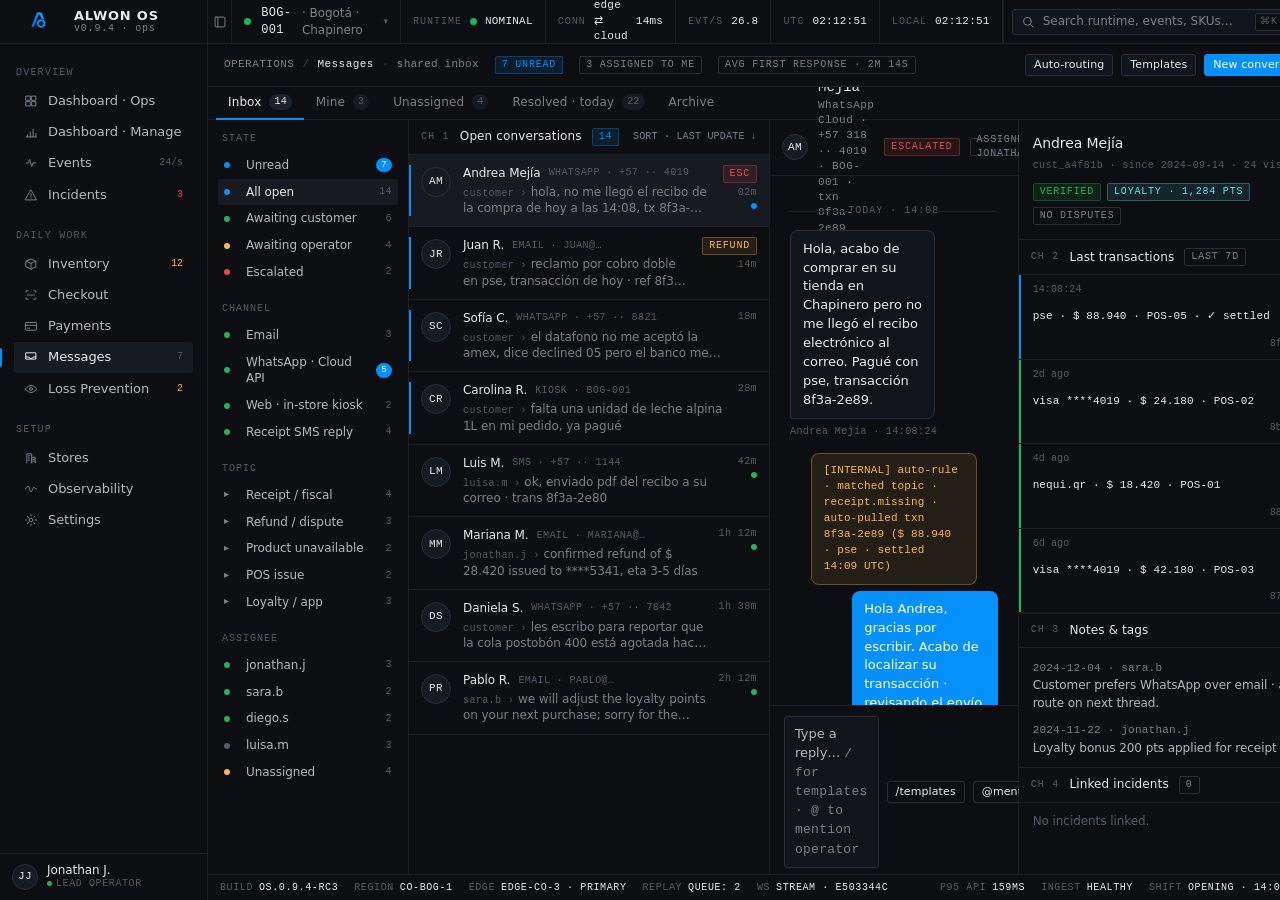
<file: messages.html>
<!doctype html>
<html lang="en">
<head>
  <meta charset="utf-8" />
  <meta name="viewport" content="width=1440, initial-scale=1" />
  <link rel="icon" type="image/png" sizes="32x32" href="./favicon-32x32.png" />
  <link rel="icon" type="image/png" sizes="16x16" href="./favicon-16x16.png" />
  <link rel="apple-touch-icon" sizes="192x192" href="./android-chrome-192x192.png" />
  <title>ALWON OS · Messages · shared inbox</title>
  <link rel="stylesheet" href="./css/alwon.css" />
  <style>
    .msg-layout {
      display: grid;
      grid-template-columns: 200px 360px minmax(0, 1fr) 320px;
      gap: 1px;
      background: var(--border-1);
      height: calc(100vh - var(--topbar-h) - var(--statusbar-h) - 36px - 36px);
    }
    .msg-layout > .cell { background: var(--bg-1); min-height: 0; display: flex; flex-direction: column; }

    /* Channel sidebar */
    .channel-section { padding: 12px 10px 4px; }
    .channel-section h3 {
      font-family: var(--font-mono); font-size: var(--t-10); color: var(--fg-3);
      text-transform: uppercase; letter-spacing: 0.10em; margin: 0 0 6px 0; font-weight: 500;
      padding: 0 4px;
    }
    .ch-row {
      display: grid;
      grid-template-columns: 14px 1fr auto;
      gap: 8px;
      align-items: center;
      padding: 5px 6px;
      font-size: var(--t-12);
      color: var(--fg-1);
      cursor: pointer;
      border-radius: var(--r-3);
    }
    .ch-row:hover { background: var(--bg-2); color: var(--fg-0); }
    .ch-row.active { background: var(--bg-3); color: var(--fg-0); }
    .ch-row .badge {
      font-family: var(--font-mono);
      font-size: var(--t-10);
      color: var(--fg-3);
      letter-spacing: 0.04em;
    }
    .ch-row.unread .badge {
      background: var(--signal);
      color: #fff;
      padding: 1px 5px;
      border-radius: 8px;
      font-size: 9px;
    }

    /* Conversation list */
    .conv-item {
      display: grid;
      grid-template-columns: 32px 1fr auto;
      gap: 10px;
      padding: 10px 12px;
      border-bottom: 1px solid var(--border-1);
      cursor: pointer;
      align-items: start;
    }
    .conv-item:hover { background: var(--bg-2); }
    .conv-item.selected { background: var(--bg-3); }
    .conv-item .avatar { margin-top: 2px; width: 30px; height: 30px; flex: 0 0 30px; }
    .conv-item .meta { min-width: 0; }
    .conv-item .meta .row1 {
      display: flex; align-items: center; gap: 8px; margin-bottom: 2px;
    }
    .conv-item .meta .name { font-size: var(--t-12); color: var(--fg-0); font-weight: 500; }
    .conv-item .meta .channel { font-family: var(--font-mono); font-size: var(--t-10); color: var(--fg-3); letter-spacing: 0.04em; text-transform: uppercase; }
    .conv-item .meta .preview {
      color: var(--fg-2); font-size: var(--t-12); line-height: 1.35;
      overflow: hidden; text-overflow: ellipsis;
      display: -webkit-box; -webkit-line-clamp: 2; -webkit-box-orient: vertical;
    }
    .conv-item .meta .preview .last-from {
      font-family: var(--font-mono); font-size: var(--t-10); color: var(--fg-3); letter-spacing: 0.04em;
    }
    .conv-item.unread .meta .name { color: var(--fg-0); }
    .conv-item.unread::before {
      content: ""; position: absolute; left: 0; top: 10px; bottom: 10px; width: 2px; background: var(--signal);
    }
    .conv-item { position: relative; }
    .conv-item .conv-meta {
      text-align: right; display: flex; flex-direction: column; gap: 3px; align-items: flex-end;
    }
    .conv-item .conv-meta .age {
      font-family: var(--font-mono); font-size: var(--t-10); color: var(--fg-3); letter-spacing: 0.04em;
    }

    /* Thread */
    .thread {
      flex: 1;
      overflow-y: auto;
      padding: 16px 20px;
    }
    .thread-bubble {
      max-width: 70%;
      padding: 9px 12px;
      border-radius: 8px;
      font-size: var(--t-13);
      line-height: 1.45;
      margin-bottom: 6px;
    }
    .thread-bubble.in {
      background: var(--bg-2);
      border: 1px solid var(--border-2);
      color: var(--fg-0);
      border-bottom-left-radius: 2px;
      margin-right: auto;
    }
    .thread-bubble.out {
      background: var(--signal);
      color: #fff;
      border-bottom-right-radius: 2px;
      margin-left: auto;
    }
    .thread-bubble.note {
      background: var(--warn-bg);
      border: 1px solid rgba(255, 181, 71, 0.32);
      color: var(--warn);
      font-family: var(--font-mono);
      font-size: var(--t-11);
      max-width: 80%;
      margin: 6px auto;
      letter-spacing: 0.01em;
    }
    .thread-meta {
      display: flex; align-items: center; gap: 6px;
      margin-top: 4px; margin-bottom: 14px;
      font-family: var(--font-mono); font-size: var(--t-10);
      color: var(--fg-3); letter-spacing: 0.04em;
    }
    .thread-meta.out { justify-content: flex-end; }
    .thread-section-label {
      text-align: center;
      font-family: var(--font-mono); font-size: var(--t-10); letter-spacing: 0.10em;
      color: var(--fg-3); text-transform: uppercase;
      margin: 12px 0 12px 0;
      position: relative;
    }
    .thread-section-label::before, .thread-section-label::after {
      content: ""; position: absolute; top: 50%; width: 30%; height: 1px; background: var(--border-1);
    }
    .thread-section-label::before { left: 0; }
    .thread-section-label::after  { right: 0; }

    .composer {
      border-top: 1px solid var(--border-1);
      padding: 10px 14px;
      display: flex;
      align-items: center;
      gap: 8px;
      background: var(--bg-1);
    }
    .composer .input {
      flex: 1;
      background: var(--bg-2);
      border: 1px solid var(--border-2);
      border-radius: var(--r-3);
      padding: 8px 10px;
      color: var(--fg-1);
      font-size: var(--t-13);
    }

    /* Customer panel */
    .cust-panel { padding: 0; }
    .cust-head {
      display: flex; flex-direction: column; gap: 6px;
      padding: 14px;
      border-bottom: 1px solid var(--border-1);
    }
    .cust-head .name { color: var(--fg-0); font-size: var(--t-14); }
    .cust-head .id { font-family: var(--font-mono); font-size: var(--t-10); color: var(--fg-3); letter-spacing: 0.04em; }
  </style>
</head>
<body>
  <div id="app"></div>
  <script src="./js/alwon.js"></script>
  <script>
    function av(initials) { return `<span class="avatar">${initials}</span>`; }

    const mainHtml = `
      <div class="page-header">
        <div class="crumb">
          <span>OPERATIONS</span><span class="sep">/</span>
          <span class="accent">Messages</span><span class="sep">·</span>
          <span class="mono dim">shared inbox</span>
        </div>
        <span class="pill info">7 UNREAD</span>
        <span class="pill ghost dim">3 assigned to me</span>
        <span class="pill ghost dim">avg first response · 2m 14s</span>
        <div class="right">
          <button class="btn tiny">Auto-routing</button>
          <button class="btn tiny">Templates</button>
          <button class="btn tiny primary">New conversation</button>
        </div>
      </div>

      <div class="tabbar">
        <div class="tab active">Inbox <span class="tab-count">14</span></div>
        <div class="tab">Mine <span class="tab-count">3</span></div>
        <div class="tab">Unassigned <span class="tab-count">4</span></div>
        <div class="tab">Resolved · today <span class="tab-count">22</span></div>
        <div class="tab">Archive</div>
      </div>

      <div class="msg-layout">

        <!-- CHANNELS -->
        <div class="cell" style="overflow-y: auto;">
          <div class="channel-section">
            <h3>STATE</h3>
            <div class="ch-row unread"><span class="dot info"></span> Unread <span class="badge">7</span></div>
            <div class="ch-row active"><span class="dot info"></span> All open <span class="badge">14</span></div>
            <div class="ch-row"><span class="dot ok"></span> Awaiting customer <span class="badge">6</span></div>
            <div class="ch-row"><span class="dot warn"></span> Awaiting operator <span class="badge">4</span></div>
            <div class="ch-row"><span class="dot crit"></span> Escalated <span class="badge">2</span></div>
          </div>
          <div class="channel-section">
            <h3>CHANNEL</h3>
            <div class="ch-row"><span class="dot ok"></span> Email <span class="badge">3</span></div>
            <div class="ch-row unread"><span class="dot ok"></span> WhatsApp · Cloud API <span class="badge">5</span></div>
            <div class="ch-row"><span class="dot ok"></span> Web · in-store kiosk <span class="badge">2</span></div>
            <div class="ch-row"><span class="dot ok"></span> Receipt SMS reply <span class="badge">4</span></div>
          </div>
          <div class="channel-section">
            <h3>TOPIC</h3>
            <div class="ch-row"><span class="dim mono tiny">▸</span> Receipt / fiscal <span class="badge">4</span></div>
            <div class="ch-row"><span class="dim mono tiny">▸</span> Refund / dispute <span class="badge">3</span></div>
            <div class="ch-row"><span class="dim mono tiny">▸</span> Product unavailable <span class="badge">2</span></div>
            <div class="ch-row"><span class="dim mono tiny">▸</span> POS issue <span class="badge">2</span></div>
            <div class="ch-row"><span class="dim mono tiny">▸</span> Loyalty / app <span class="badge">3</span></div>
          </div>
          <div class="channel-section">
            <h3>ASSIGNEE</h3>
            <div class="ch-row"><span class="dot ok"></span> jonathan.j <span class="badge">3</span></div>
            <div class="ch-row"><span class="dot ok"></span> sara.b <span class="badge">2</span></div>
            <div class="ch-row"><span class="dot ok"></span> diego.s <span class="badge">2</span></div>
            <div class="ch-row"><span class="dot idle"></span> luisa.m <span class="badge">3</span></div>
            <div class="ch-row"><span class="dot warn"></span> Unassigned <span class="badge">4</span></div>
          </div>
        </div>

        <!-- CONVERSATIONS -->
        <div class="cell">
          <div class="panel-head">
            <span class="label">CH 1</span>
            <span class="title">Open conversations</span>
            <span class="pill info">14</span>
            <div class="right"><span class="dim mono">sort · last update ↓</span></div>
          </div>
          <div style="flex: 1; overflow-y: auto;">

            <div class="conv-item unread selected">
              ${av('AM')}
              <div class="meta">
                <div class="row1"><span class="name">Andrea Mejía</span><span class="channel">WHATSAPP · +57 ·· 4019</span></div>
                <div class="preview"><span class="last-from">customer ›</span> hola, no me llegó el recibo de la compra de hoy a las 14:08, tx 8f3a-2e89</div>
              </div>
              <div class="conv-meta">
                <span class="pill crit tiny">esc</span>
                <span class="age">02m</span>
                <span class="dot info"></span>
              </div>
            </div>

            <div class="conv-item unread">
              ${av('JR')}
              <div class="meta">
                <div class="row1"><span class="name">Juan R.</span><span class="channel">EMAIL · juan@…</span></div>
                <div class="preview"><span class="last-from">customer ›</span> reclamo por cobro doble en pse, transacción de hoy · ref 8f3a-2e7d</div>
              </div>
              <div class="conv-meta">
                <span class="pill warn tiny">refund</span>
                <span class="age">14m</span>
              </div>
            </div>

            <div class="conv-item unread">
              ${av('SC')}
              <div class="meta">
                <div class="row1"><span class="name">Sofía C.</span><span class="channel">WHATSAPP · +57 ·· 8821</span></div>
                <div class="preview"><span class="last-from">customer ›</span> el datafono no me aceptó la amex, dice declined 05 pero el banco me confirma que el cargo intentó</div>
              </div>
              <div class="conv-meta">
                <span class="age">18m</span>
              </div>
            </div>

            <div class="conv-item unread">
              ${av('CR')}
              <div class="meta">
                <div class="row1"><span class="name">Carolina R.</span><span class="channel">KIOSK · BOG-001</span></div>
                <div class="preview"><span class="last-from">customer ›</span> falta una unidad de leche alpina 1L en mi pedido, ya pagué</div>
              </div>
              <div class="conv-meta">
                <span class="age">28m</span>
              </div>
            </div>

            <div class="conv-item">
              ${av('LM')}
              <div class="meta">
                <div class="row1"><span class="name">Luis M.</span><span class="channel">SMS · +57 ·· 1144</span></div>
                <div class="preview"><span class="last-from">luisa.m ›</span> ok, enviado pdf del recibo a su correo · trans 8f3a-2e80</div>
              </div>
              <div class="conv-meta">
                <span class="age">42m</span>
                <span class="dot ok"></span>
              </div>
            </div>

            <div class="conv-item">
              ${av('MM')}
              <div class="meta">
                <div class="row1"><span class="name">Mariana M.</span><span class="channel">EMAIL · mariana@…</span></div>
                <div class="preview"><span class="last-from">jonathan.j ›</span> confirmed refund of $ 28.420 issued to ****5341, eta 3-5 días</div>
              </div>
              <div class="conv-meta">
                <span class="age">1h 12m</span>
                <span class="dot ok"></span>
              </div>
            </div>

            <div class="conv-item">
              ${av('DS')}
              <div class="meta">
                <div class="row1"><span class="name">Daniela S.</span><span class="channel">WHATSAPP · +57 ·· 7842</span></div>
                <div class="preview"><span class="last-from">customer ›</span> les escribo para reportar que la cola postobón 400 está agotada hace 2 días</div>
              </div>
              <div class="conv-meta">
                <span class="age">1h 38m</span>
              </div>
            </div>

            <div class="conv-item">
              ${av('PR')}
              <div class="meta">
                <div class="row1"><span class="name">Pablo R.</span><span class="channel">EMAIL · pablo@…</span></div>
                <div class="preview"><span class="last-from">sara.b ›</span> we will adjust the loyalty points on your next purchase; sorry for the inconvenience</div>
              </div>
              <div class="conv-meta">
                <span class="age">2h 12m</span>
                <span class="dot ok"></span>
              </div>
            </div>

          </div>
        </div>

        <!-- THREAD -->
        <div class="cell">
          <div class="panel-head" style="height: 56px;">
            <div style="display: flex; align-items: center; gap: 10px;">
              <span class="avatar">AM</span>
              <div>
                <div class="up s14 mono" style="letter-spacing: 0;">Andrea Mejía</div>
                <div class="mono dim s11" style="letter-spacing: 0.04em;">WhatsApp Cloud · +57 318 ·· 4019 · BOG-001 · txn 8f3a-2e89</div>
              </div>
            </div>
            <div class="right">
              <span class="pill crit">ESCALATED</span>
              <span class="pill ghost dim">assigned · jonathan.j</span>
              <button class="btn tiny">Snooze 1h</button>
              <button class="btn tiny">Reassign</button>
              <button class="btn tiny primary">Resolve</button>
            </div>
          </div>

          <div class="thread">
            <div class="thread-section-label">today · 14:08</div>

            <div class="thread-bubble in">Hola, acabo de comprar en su tienda en Chapinero pero no me llegó el recibo electrónico al correo. Pagué con pse, transacción 8f3a-2e89.</div>
            <div class="thread-meta">Andrea Mejía · 14:08:24</div>

            <div class="thread-bubble note">[INTERNAL] auto-rule · matched topic · receipt.missing · auto-pulled txn 8f3a-2e89 ($ 88.940 · pse · settled 14:09 UTC)</div>

            <div class="thread-bubble out">Hola Andrea, gracias por escribir. Acabo de localizar su transacción · revisando el envío del recibo ahora.</div>
            <div class="thread-meta out">jonathan.j · 14:09:48 · sent · ✓ delivered · ✓ read</div>

            <div class="thread-bubble out">Veo que el correo en su perfil quedó con un typo. ¿Me confirma su correo correcto?</div>
            <div class="thread-meta out">jonathan.j · 14:10:12</div>

            <div class="thread-bubble in">andrea.mejia@gmail.com · gracias!</div>
            <div class="thread-meta">Andrea Mejía · 14:18:32</div>

            <div class="thread-bubble note">[INTERNAL] sara.b · I checked the fiscal API · receipt reissued ok at 14:20:08 UTC · DIAN ack received</div>

            <div class="thread-bubble out">Listo, le acabo de reenviar el recibo electrónico al correo correcto. Si no le llega en 5 minutos, avíseme.</div>
            <div class="thread-meta out">jonathan.j · 14:20:22</div>

            <div class="thread-bubble in">Perfecto, ya me llegó. Mil gracias :)</div>
            <div class="thread-meta">Andrea Mejía · 14:21:48</div>
          </div>

          <div class="composer">
            <div class="input" contenteditable>Type a reply… <span class="dim mono">/ for templates · @ to mention operator</span></div>
            <button class="btn tiny ghost">/templates</button>
            <button class="btn tiny ghost">@mention</button>
            <button class="btn tiny primary">Send · ↵</button>
          </div>
        </div>

        <!-- CUSTOMER CONTEXT -->
        <div class="cell" style="overflow-y: auto;">
          <div class="cust-head">
            <span class="name">Andrea Mejía</span>
            <span class="id">cust_a4f81b · since 2024-09-14 · 24 visits</span>
            <div style="display: flex; gap: 6px; flex-wrap: wrap; margin-top: 4px;">
              <span class="pill ok">VERIFIED</span>
              <span class="pill telem">LOYALTY · 1,284 pts</span>
              <span class="pill ghost dim">no disputes</span>
            </div>
          </div>

          <div class="panel-head">
            <span class="label">CH 2</span>
            <span class="title">Last transactions</span>
            <span class="pill ghost dim">last 7d</span>
          </div>
          <div style="font-family: var(--font-mono); font-size: var(--t-11);">
            <div class="t-row sev-info" style="border-bottom: 1px solid var(--border-1); padding: 8px 14px;">
              <span class="ts dim">14:08:24</span>
              <span class="msg up">pse · $ 88.940 · POS-05 · ✓ settled</span>
              <span class="meta">8f3a-2e89</span>
            </div>
            <div class="t-row sev-ok" style="border-bottom: 1px solid var(--border-1); padding: 8px 14px;">
              <span class="ts dim">2d ago</span>
              <span class="msg">visa ****4019 · $ 24.180 · POS-02</span>
              <span class="meta">8b21-aa31</span>
            </div>
            <div class="t-row sev-ok" style="border-bottom: 1px solid var(--border-1); padding: 8px 14px;">
              <span class="ts dim">4d ago</span>
              <span class="msg">nequi.qr · $ 18.420 · POS-01</span>
              <span class="meta">88f1-9c20</span>
            </div>
            <div class="t-row sev-ok" style="border-bottom: 1px solid var(--border-1); padding: 8px 14px;">
              <span class="ts dim">6d ago</span>
              <span class="msg">visa ****4019 · $ 42.180 · POS-03</span>
              <span class="meta">8714-3b21</span>
            </div>
          </div>

          <div class="panel-head" style="border-top: 1px solid var(--border-1);">
            <span class="label">CH 3</span>
            <span class="title">Notes &amp; tags</span>
          </div>
          <div style="padding: 10px 14px; font-size: var(--t-12); color: var(--fg-1); line-height: 1.5;">
            <div style="margin-bottom: 8px;"><span class="dim mono s11">2024-12-04 · sara.b</span><br>Customer prefers WhatsApp over email · auto-route on next thread.</div>
            <div><span class="dim mono s11">2024-11-22 · jonathan.j</span><br>Loyalty bonus 200 pts applied for receipt issue.</div>
          </div>

          <div class="panel-head" style="border-top: 1px solid var(--border-1);">
            <span class="label">CH 4</span>
            <span class="title">Linked incidents</span>
            <span class="pill ghost dim">0</span>
          </div>
          <div style="padding: 10px 14px; font-size: var(--t-12); color: var(--fg-3);">No incidents linked.</div>
        </div>
      </div>
    `;

    ALWON.init({
      active: 'messages',
      main: mainHtml,
    });
  </script>
</body>
</html>
</file>
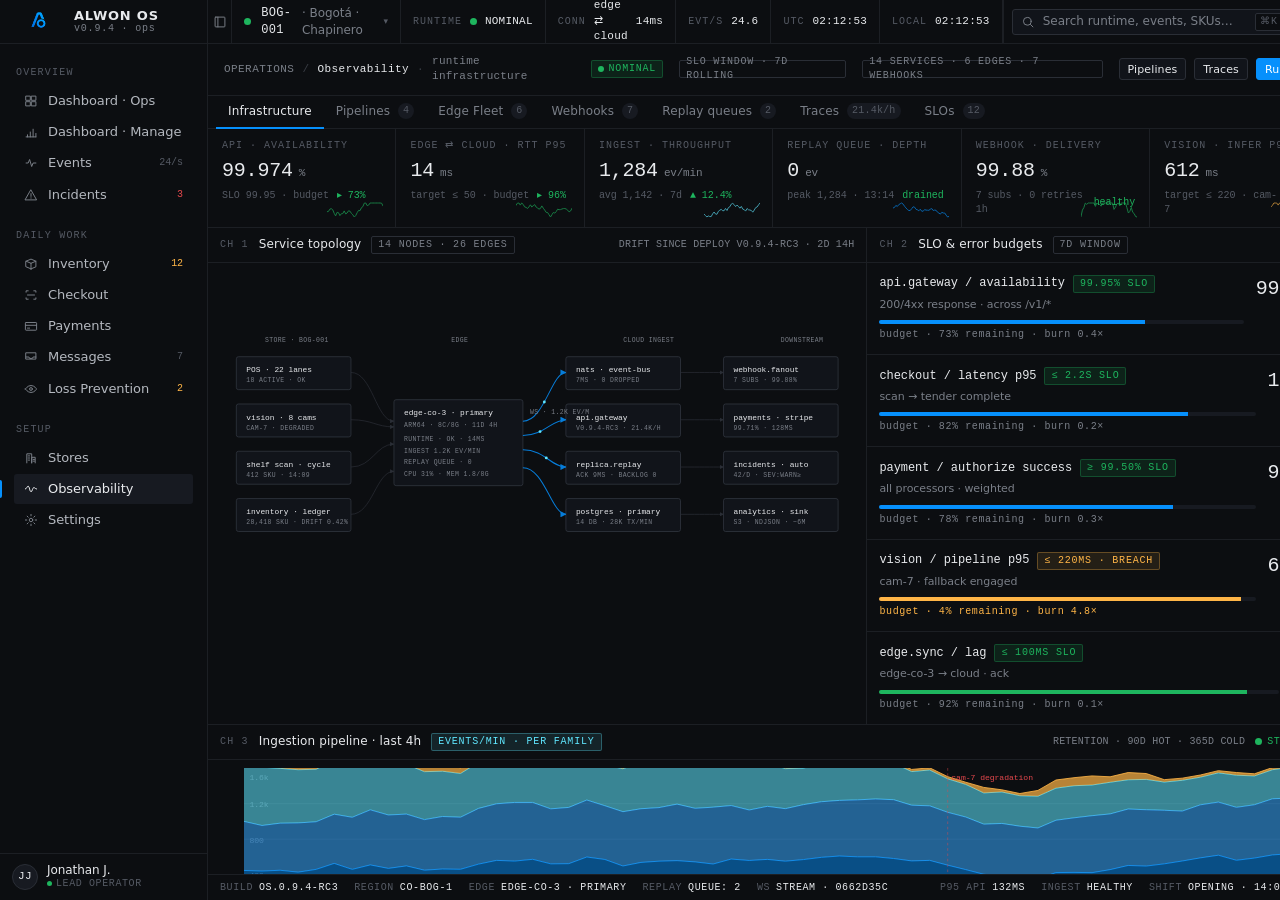
<file: observability.html>
<!doctype html>
<html lang="en">
<head>
  <meta charset="utf-8" />
  <meta name="viewport" content="width=1440, initial-scale=1" />
  <link rel="icon" type="image/png" sizes="32x32" href="./favicon-32x32.png" />
  <link rel="icon" type="image/png" sizes="16x16" href="./favicon-16x16.png" />
  <link rel="apple-touch-icon" sizes="192x192" href="./android-chrome-192x192.png" />
  <title>ALWON OS · Observability · Runtime infra</title>
  <link rel="stylesheet" href="./css/alwon.css" />
  <style>
    .obs {
      display: grid;
      grid-template-columns: 1fr 1fr 1fr;
      gap: 1px;
      background: var(--border-1);
    }
    .obs > .cell { background: var(--bg-1); display: flex; flex-direction: column; }
    .obs .span-2 { grid-column: span 2; }
    .obs .span-3 { grid-column: span 3; }

    .slo-card {
      display: grid;
      grid-template-columns: 1fr auto;
      gap: 12px;
      padding: 12px;
      border-bottom: 1px solid var(--border-1);
    }
    .slo-card .head { display: flex; align-items: center; gap: 8px; margin-bottom: 4px; }
    .slo-card .name { font-family: var(--font-mono); font-size: var(--t-12); color: var(--fg-0); }
    .slo-card .desc { font-size: var(--t-11); color: var(--fg-2); }
    .slo-card .num {
      font-family: var(--font-mono); font-size: var(--t-20); color: var(--fg-0); letter-spacing: -0.01em;
    }
    .slo-card .budget {
      font-family: var(--font-mono); font-size: var(--t-10); color: var(--fg-2);
      letter-spacing: 0.06em;
    }

    /* topology */
    .topology {
      padding: 14px;
      min-height: 320px;
    }
    .topo-svg { width: 100%; height: 360px; display: block; }
    .topo-svg .node-rect {
      fill: var(--bg-2); stroke: var(--border-3); stroke-width: 1;
    }
    .topo-svg text { font-family: ui-monospace, monospace; font-size: 11px; fill: var(--fg-0); }
    .topo-svg .label { font-size: 9px; fill: var(--fg-2); letter-spacing: 0.06em; text-transform: uppercase; }

    /* edge fleet table */
    .fleet { width: 100%; border-collapse: collapse; }
    .fleet th {
      text-align: left;
      font-family: var(--font-mono); font-size: var(--t-10);
      color: var(--fg-3); text-transform: uppercase; letter-spacing: 0.10em;
      padding: 8px 12px; border-bottom: 1px solid var(--border-2); background: var(--bg-1);
      font-weight: 500;
    }
    .fleet td {
      padding: 7px 12px;
      border-bottom: 1px solid var(--border-1);
      font-size: var(--t-12);
    }
    .fleet td.mono { font-family: var(--font-mono); font-size: var(--t-11); }
    .fleet tr:hover td { background: var(--bg-2); }

    /* pipeline chart */
    .pipeline-chart-frame {
      padding: 8px 12px 14px 36px;
      position: relative;
      height: 200px;
    }
    .pipeline-chart-frame svg { width: 100%; height: 100%; display: block; }

    /* webhook list */
    .wh-row {
      display: grid;
      grid-template-columns: 7px 1fr auto auto auto;
      gap: 12px;
      padding: 7px 12px;
      align-items: center;
      border-bottom: 1px solid var(--border-1);
      font-size: var(--t-12);
    }
    .wh-row .url {
      font-family: var(--font-mono); font-size: var(--t-11); color: var(--fg-0);
      overflow: hidden; text-overflow: ellipsis; white-space: nowrap;
    }
    .wh-row .sub { font-family: var(--font-mono); font-size: var(--t-10); color: var(--fg-3); letter-spacing: 0.04em; margin-top: 1px; }
    .wh-row .num { font-family: var(--font-mono); font-size: var(--t-11); color: var(--fg-1); text-align: right; }

    /* heatmap */
    .heatmap-grid {
      display: grid;
      grid-template-columns: 80px repeat(24, 1fr);
      gap: 2px;
      padding: 12px 14px;
      font-family: var(--font-mono); font-size: var(--t-10);
      color: var(--fg-3);
    }
    .heatmap-grid .lbl { color: var(--fg-2); padding-right: 6px; text-align: right; }
    .heatmap-grid .cellbox { height: 14px; border-radius: 2px; background: var(--bg-3); }
  </style>
</head>
<body>
  <div id="app"></div>
  <script src="./js/alwon.js"></script>
  <script>
    function heatRow(label, intensities) {
      return `<div class="lbl">${label}</div>` + intensities.map(v => {
        let bg;
        if (v < 0.10) bg = '#11141a';
        else if (v < 0.30) bg = 'rgba(6,144,252,0.18)';
        else if (v < 0.55) bg = 'rgba(6,144,252,0.38)';
        else if (v < 0.78) bg = 'rgba(96,231,255,0.55)';
        else bg = 'rgba(255,181,71,0.75)';
        return `<div class="cellbox" style="background:${bg}" title="${(v*100).toFixed(0)}%"></div>`;
      }).join('');
    }
    function gen(seed, base, vary) {
      let s = seed;
      const rng = () => { s = (s * 9301 + 49297) % 233280; return s / 233280; };
      return Array.from({ length: 24 }, () => Math.max(0.02, Math.min(0.98, base + (rng() - 0.5) * vary)));
    }

    const mainHtml = `
      <div class="page-header">
        <div class="crumb">
          <span>OPERATIONS</span><span class="sep">/</span>
          <span class="accent">Observability</span><span class="sep">·</span>
          <span class="mono dim">runtime infrastructure</span>
        </div>
        <span class="pill ok"><span class="dot ok"></span>NOMINAL</span>
        <span class="pill ghost dim">SLO window · 7d rolling</span>
        <span class="pill ghost dim">14 services · 6 edges · 7 webhooks</span>
        <div class="right">
          <button class="btn tiny">Pipelines</button>
          <button class="btn tiny">Traces</button>
          <button class="btn tiny primary">Runbook</button>
        </div>
      </div>

      <div class="tabbar">
        <div class="tab active">Infrastructure</div>
        <div class="tab">Pipelines <span class="tab-count">4</span></div>
        <div class="tab">Edge Fleet <span class="tab-count">6</span></div>
        <div class="tab">Webhooks <span class="tab-count">7</span></div>
        <div class="tab">Replay queues <span class="tab-count">2</span></div>
        <div class="tab">Traces <span class="tab-count">21.4k/h</span></div>
        <div class="tab">SLOs <span class="tab-count">12</span></div>
      </div>

      <!-- SLO STRIP -->
      <div class="kpi-strip" style="grid-template-columns: repeat(6, 1fr);">
        <div class="kpi">
          <div class="kpi-label">API · AVAILABILITY</div>
          <div class="kpi-value mono">99.974<span class="kpi-unit">%</span></div>
          <div class="kpi-delta"><span class="ref">SLO 99.95 · budget</span> <span class="delta up">▸ 73%</span></div>
          <span class="kpi-spark" data-spark data-spark-len="40" data-spark-seed="5" style="color: var(--ok)"></span>
        </div>
        <div class="kpi">
          <div class="kpi-label">EDGE ⇄ CLOUD · RTT p95</div>
          <div class="kpi-value mono">14<span class="kpi-unit">ms</span></div>
          <div class="kpi-delta"><span class="ref">target ≤ 50 · budget</span> <span class="delta up">▸ 96%</span></div>
          <span class="kpi-spark" data-spark data-spark-len="40" data-spark-seed="13" style="color: var(--ok)"></span>
        </div>
        <div class="kpi">
          <div class="kpi-label">INGEST · THROUGHPUT</div>
          <div class="kpi-value mono">1,284<span class="kpi-unit">ev/min</span></div>
          <div class="kpi-delta"><span class="ref">avg 1,142 · 7d</span> <span class="delta up">▲ 12.4%</span></div>
          <span class="kpi-spark" data-spark data-spark-len="40" data-spark-seed="21" style="color: var(--telemetry)"></span>
        </div>
        <div class="kpi">
          <div class="kpi-label">REPLAY QUEUE · DEPTH</div>
          <div class="kpi-value mono">0<span class="kpi-unit">ev</span></div>
          <div class="kpi-delta"><span class="ref">peak 1,284 · 13:14</span> <span class="delta up">drained</span></div>
          <span class="kpi-spark" data-spark data-spark-len="40" data-spark-seed="29" style="color: var(--signal)"></span>
        </div>
        <div class="kpi">
          <div class="kpi-label">WEBHOOK · DELIVERY</div>
          <div class="kpi-value mono">99.88<span class="kpi-unit">%</span></div>
          <div class="kpi-delta"><span class="ref">7 subs · 0 retries 1h</span> <span class="delta up">healthy</span></div>
          <span class="kpi-spark" data-spark data-spark-len="40" data-spark-seed="37" style="color: var(--ok)"></span>
        </div>
        <div class="kpi">
          <div class="kpi-label">VISION · INFER p95</div>
          <div class="kpi-value mono fg-warn">612<span class="kpi-unit">ms</span></div>
          <div class="kpi-delta"><span class="ref">target ≤ 220 · cam-7</span> <span class="delta down">▲ 178%</span></div>
          <span class="kpi-spark" data-spark data-spark-len="40" data-spark-seed="43" style="color: var(--warn)"></span>
        </div>
      </div>

      <!-- Topology + edge fleet -->
      <div class="obs">

        <!-- TOPOLOGY -->
        <div class="cell span-2">
          <div class="panel-head">
            <span class="label">CH 1</span>
            <span class="title">Service topology</span>
            <span class="pill ghost dim">14 nodes · 26 edges</span>
            <div class="right"><span class="dim mono">drift since deploy v0.9.4-rc3 · 2d 14h</span></div>
          </div>
          <div class="topology">
            <svg class="topo-svg" viewBox="0 0 880 360" preserveAspectRatio="xMidYMid meet">
              <defs>
                <marker id="arr" viewBox="0 0 10 10" refX="9" refY="5" markerWidth="6" markerHeight="6" orient="auto">
                  <path d="M0 0 L10 5 L0 10 z" fill="#2a2e36"/>
                </marker>
                <marker id="arrInfo" viewBox="0 0 10 10" refX="9" refY="5" markerWidth="6" markerHeight="6" orient="auto">
                  <path d="M0 0 L10 5 L0 10 z" fill="#0690fc"/>
                </marker>
              </defs>

              <!-- column groups -->
              <text class="label" x="60"  y="20">STORE · BOG-001</text>
              <text class="label" x="320" y="20">EDGE</text>
              <text class="label" x="560" y="20">CLOUD INGEST</text>
              <text class="label" x="780" y="20">DOWNSTREAM</text>

              <!-- store side -->
              <g>
                <rect class="node-rect" x="20" y="40" width="160" height="46" rx="3"/>
                <text x="34" y="62">POS · 22 lanes</text>
                <text class="label" x="34" y="76">18 active · ok</text>

                <rect class="node-rect" x="20" y="106" width="160" height="46" rx="3"/>
                <text x="34" y="128">vision · 8 cams</text>
                <text class="label" x="34" y="142" fill="#ffb547">cam-7 · degraded</text>

                <rect class="node-rect" x="20" y="172" width="160" height="46" rx="3"/>
                <text x="34" y="194">shelf scan · cycle</text>
                <text class="label" x="34" y="208">412 SKU · 14:09</text>

                <rect class="node-rect" x="20" y="238" width="160" height="46" rx="3"/>
                <text x="34" y="260">inventory · ledger</text>
                <text class="label" x="34" y="274">28,418 SKU · drift 0.42%</text>
              </g>

              <!-- edge -->
              <g>
                <rect class="node-rect" x="240" y="100" width="180" height="120" rx="3" stroke="#0690fc"/>
                <text x="254" y="122">edge-co-3 · primary</text>
                <text class="label" x="254" y="138">arm64 · 8c/8g · 11d 4h</text>
                <text class="label" x="254" y="158" fill="#1eb55e">runtime · ok · 14ms</text>
                <text class="label" x="254" y="174">ingest 1.2k ev/min</text>
                <text class="label" x="254" y="190">replay queue · 0</text>
                <text class="label" x="254" y="206">cpu 31% · mem 1.8/8G</text>
              </g>

              <!-- cloud column -->
              <g>
                <rect class="node-rect" x="480" y="40" width="160" height="46" rx="3"/>
                <text x="494" y="62">nats · event-bus</text>
                <text class="label" x="494" y="76">7ms · 0 dropped</text>

                <rect class="node-rect" x="480" y="106" width="160" height="46" rx="3"/>
                <text x="494" y="128">api.gateway</text>
                <text class="label" x="494" y="142">v0.9.4-rc3 · 21.4k/h</text>

                <rect class="node-rect" x="480" y="172" width="160" height="46" rx="3"/>
                <text x="494" y="194">replica.replay</text>
                <text class="label" x="494" y="208">ack 9ms · backlog 0</text>

                <rect class="node-rect" x="480" y="238" width="160" height="46" rx="3"/>
                <text x="494" y="260">postgres · primary</text>
                <text class="label" x="494" y="274">14 db · 28k tx/min</text>
              </g>

              <!-- downstream -->
              <g>
                <rect class="node-rect" x="700" y="40" width="160" height="46" rx="3"/>
                <text x="714" y="62">webhook.fanout</text>
                <text class="label" x="714" y="76">7 subs · 99.88%</text>

                <rect class="node-rect" x="700" y="106" width="160" height="46" rx="3"/>
                <text x="714" y="128">payments · stripe</text>
                <text class="label" x="714" y="142" fill="#1eb55e">99.71% · 128ms</text>

                <rect class="node-rect" x="700" y="172" width="160" height="46" rx="3"/>
                <text x="714" y="194">incidents · auto</text>
                <text class="label" x="714" y="208">42/d · sev:warn≥</text>

                <rect class="node-rect" x="700" y="238" width="160" height="46" rx="3"/>
                <text x="714" y="260">analytics · sink</text>
                <text class="label" x="714" y="274">s3 · NDJSON · ~6m</text>
              </g>

              <!-- edges (lines) -->
              <g stroke="#2a2e36" fill="none" stroke-width="1" marker-end="url(#arr)">
                <path d="M180 62 C 210 62, 215 130, 240 130"/>
                <path d="M180 128 C 210 128, 215 138, 240 138"/>
                <path d="M180 194 C 210 194, 215 162, 240 162"/>
                <path d="M180 260 C 210 260, 215 200, 240 200"/>
              </g>
              <g stroke="#0690fc" fill="none" stroke-width="1.4" marker-end="url(#arrInfo)" opacity="0.85">
                <path d="M420 130 C 450 130, 460 62, 480 62"/>
                <path d="M420 150 C 450 150, 460 128, 480 128"/>
                <path d="M420 170 C 450 170, 460 194, 480 194"/>
                <path d="M420 195 C 450 195, 460 260, 480 260"/>
              </g>
              <g stroke="#2a2e36" fill="none" stroke-width="1" marker-end="url(#arr)">
                <path d="M640 62  C 670 62, 680 62, 700 62"/>
                <path d="M640 128 C 670 128, 680 128, 700 128"/>
                <path d="M640 194 C 670 194, 680 194, 700 194"/>
                <path d="M640 260 C 670 260, 680 260, 700 260"/>
              </g>

              <!-- live flow indicators on edge → cloud -->
              <g fill="#60e7ff">
                <circle r="2" cx="0" cy="0">
                  <animateMotion dur="2.4s" repeatCount="indefinite" path="M420 130 C 450 130, 460 62, 480 62"/>
                </circle>
                <circle r="2" cx="0" cy="0">
                  <animateMotion dur="2.8s" repeatCount="indefinite" path="M420 150 C 450 150, 460 128, 480 128"/>
                </circle>
                <circle r="2" cx="0" cy="0">
                  <animateMotion dur="2.0s" repeatCount="indefinite" path="M420 170 C 450 170, 460 194, 480 194"/>
                </circle>
              </g>

              <text class="label" x="430" y="120" fill="#0690fc">ws · 1.2k ev/m</text>
            </svg>
          </div>
        </div>

        <!-- SLO mini cards -->
        <div class="cell">
          <div class="panel-head">
            <span class="label">CH 2</span>
            <span class="title">SLO &amp; error budgets</span>
            <span class="pill ghost dim">7d window</span>
          </div>
          <div style="flex: 1; overflow-y: auto;">
            <div class="slo-card">
              <div>
                <div class="head">
                  <span class="name">api.gateway / availability</span>
                  <span class="pill ok">99.95% SLO</span>
                </div>
                <div class="desc">200/4xx response · across /v1/*</div>
                <div class="meter" style="margin-top: 8px;"><span style="width: 73%"></span></div>
                <div class="budget" style="margin-top: 4px;">budget · 73% remaining · burn 0.4×</div>
              </div>
              <div style="text-align: right;">
                <div class="num">99.974</div>
                <div class="budget">%</div>
              </div>
            </div>
            <div class="slo-card">
              <div>
                <div class="head">
                  <span class="name">checkout / latency p95</span>
                  <span class="pill ok">≤ 2.2s SLO</span>
                </div>
                <div class="desc">scan → tender complete</div>
                <div class="meter" style="margin-top: 8px;"><span style="width: 82%"></span></div>
                <div class="budget" style="margin-top: 4px;">budget · 82% remaining · burn 0.2×</div>
              </div>
              <div style="text-align: right;">
                <div class="num">1.81s</div>
                <div class="budget">p95</div>
              </div>
            </div>
            <div class="slo-card">
              <div>
                <div class="head">
                  <span class="name">payment / authorize success</span>
                  <span class="pill ok">≥ 99.50% SLO</span>
                </div>
                <div class="desc">all processors · weighted</div>
                <div class="meter" style="margin-top: 8px;"><span style="width: 78%"></span></div>
                <div class="budget" style="margin-top: 4px;">budget · 78% remaining · burn 0.3×</div>
              </div>
              <div style="text-align: right;">
                <div class="num">99.62</div>
                <div class="budget">%</div>
              </div>
            </div>
            <div class="slo-card">
              <div>
                <div class="head">
                  <span class="name">vision / pipeline p95</span>
                  <span class="pill warn">≤ 220ms · BREACH</span>
                </div>
                <div class="desc">cam-7 · fallback engaged</div>
                <div class="meter warn" style="margin-top: 8px;"><span style="width: 96%"></span></div>
                <div class="budget" style="margin-top: 4px; color: var(--warn);">budget · 4% remaining · burn 4.8×</div>
              </div>
              <div style="text-align: right;">
                <div class="num fg-warn">612ms</div>
                <div class="budget">p95</div>
              </div>
            </div>
            <div class="slo-card" style="border-bottom: 0;">
              <div>
                <div class="head">
                  <span class="name">edge.sync / lag</span>
                  <span class="pill ok">≤ 100ms SLO</span>
                </div>
                <div class="desc">edge-co-3 → cloud · ack</div>
                <div class="meter ok" style="margin-top: 8px;"><span style="width: 92%"></span></div>
                <div class="budget" style="margin-top: 4px;">budget · 92% remaining · burn 0.1×</div>
              </div>
              <div style="text-align: right;">
                <div class="num">9ms</div>
                <div class="budget">avg</div>
              </div>
            </div>
          </div>
        </div>

        <!-- INGEST PIPELINE -->
        <div class="cell span-3">
          <div class="panel-head">
            <span class="label">CH 3</span>
            <span class="title">Ingestion pipeline · last 4h</span>
            <span class="pill telem">events/min · per family</span>
            <div class="right"><span class="dim mono">retention · 90d hot · 365d cold</span> <span class="live"><span class="pulse ok"></span>STREAMING</span></div>
          </div>
          <div class="pipeline-chart-frame">
            <svg viewBox="0 0 1200 200" preserveAspectRatio="none">
              <g stroke="#1c1f24" stroke-width="1">
                <line x1="0" y1="40" x2="1200" y2="40"/>
                <line x1="0" y1="80" x2="1200" y2="80"/>
                <line x1="0" y1="120" x2="1200" y2="120"/>
                <line x1="0" y1="160" x2="1200" y2="160"/>
                <line x1="0" y1="200" x2="1200" y2="200"/>
              </g>
              <g font-family="ui-monospace, monospace" font-size="9" fill="#555a64">
                <text x="6" y="14">1.6k</text>
                <text x="6" y="44">1.2k</text>
                <text x="6" y="84">800</text>
                <text x="6" y="124">400</text>
                <text x="6" y="164">200</text>
              </g>
              <!-- stacked area, 5 families -->
              ${stackedArea()}
              <!-- markers -->
              <line x1="780" y1="0" x2="780" y2="200" stroke="#e5484d" stroke-width="1" stroke-dasharray="3 3" opacity="0.5"/>
              <text x="784" y="14" font-family="ui-monospace, monospace" font-size="9" fill="#e5484d">cam-7 degradation</text>
              <line x1="1196" y1="0" x2="1196" y2="200" stroke="#60e7ff" stroke-width="1" opacity="0.6"/>
              <circle cx="1196" cy="48" r="3" fill="#0690fc"/>

              <g font-family="ui-monospace, monospace" font-size="9" fill="#555a64">
                <text x="36"   y="-2" dy="0">11:00</text>
                <text x="236"  y="-2" dy="0">11:48</text>
                <text x="436"  y="-2" dy="0">12:36</text>
                <text x="636"  y="-2" dy="0">13:24</text>
                <text x="836"  y="-2" dy="0">14:12</text>
                <text x="1036" y="-2" dy="0">15:00</text>
              </g>
            </svg>
          </div>
          <div class="chart-legend">
            <span class="legend-item" style="color: var(--signal-2)"><span class="legend-mark"></span>CHECKOUT<span class="v">418/m</span></span>
            <span class="legend-item" style="color: var(--telemetry)"><span class="legend-mark"></span>PAYMENT<span class="v">298/m</span></span>
            <span class="legend-item" style="color: var(--warn)"><span class="legend-mark"></span>VISION<span class="v">142/m</span></span>
            <span class="legend-item" style="color: var(--ok)"><span class="legend-mark"></span>EDGE.SYNC<span class="v">214/m</span></span>
            <span class="legend-item" style="color: var(--signal)"><span class="legend-mark"></span>API<span class="v">212/m</span></span>
            <span style="margin-left: auto;" class="dim mono">TOTAL · 1,284 ev/min · ↑ 12.4% vs 4h ref</span>
          </div>
        </div>

        <!-- EDGE FLEET -->
        <div class="cell span-2">
          <div class="panel-head">
            <span class="label">CH 4</span>
            <span class="title">Edge fleet</span>
            <span class="pill ok">5 ok · 1 sync</span>
            <div class="right"><span class="dim mono">runtime · v0.9.4-rc3 · 4 edges pinned · 2 canary</span></div>
          </div>
          <table class="fleet">
            <thead>
              <tr>
                <th>EDGE</th>
                <th>STORE</th>
                <th>RUNTIME</th>
                <th>RTT</th>
                <th>EV/MIN</th>
                <th>REPLAY</th>
                <th>VERSION</th>
                <th>UPTIME</th>
                <th>STATE</th>
              </tr>
            </thead>
            <tbody>
              <tr>
                <td class="mono">edge-co-3</td>
                <td>BOG-001 · Chapinero</td>
                <td><span class="dot ok"></span> running</td>
                <td class="mono">14ms</td>
                <td class="mono">1,284</td>
                <td class="mono">0</td>
                <td class="mono">0.9.4-rc3</td>
                <td class="mono">11d 4h</td>
                <td><span class="pill ok">NOMINAL</span></td>
              </tr>
              <tr>
                <td class="mono">edge-co-4</td>
                <td>BOG-002 · Usaquén</td>
                <td><span class="dot ok"></span> running</td>
                <td class="mono">18ms</td>
                <td class="mono">982</td>
                <td class="mono">0</td>
                <td class="mono">0.9.4-rc3</td>
                <td class="mono">11d 4h</td>
                <td><span class="pill ok">NOMINAL</span></td>
              </tr>
              <tr>
                <td class="mono">edge-co-5</td>
                <td>BOG-003 · Salitre</td>
                <td><span class="dot ok"></span> running</td>
                <td class="mono">22ms</td>
                <td class="mono">814</td>
                <td class="mono">0</td>
                <td class="mono">0.9.4-rc3</td>
                <td class="mono">8d 11h</td>
                <td><span class="pill ok">NOMINAL</span></td>
              </tr>
              <tr>
                <td class="mono">edge-co-7</td>
                <td>MDE-001 · El Poblado</td>
                <td><span class="dot ok"></span> running</td>
                <td class="mono">28ms</td>
                <td class="mono">642</td>
                <td class="mono">0</td>
                <td class="mono">0.9.4-rc3</td>
                <td class="mono">6d 18h</td>
                <td><span class="pill ok">NOMINAL</span></td>
              </tr>
              <tr>
                <td class="mono">edge-co-9</td>
                <td>CTG-001 · Bocagrande</td>
                <td><span class="dot info"></span> syncing</td>
                <td class="mono">42ms</td>
                <td class="mono">412</td>
                <td class="mono fg-info">214</td>
                <td class="mono">0.9.4-rc2 → rc3</td>
                <td class="mono">2h 04m</td>
                <td><span class="pill info">SYNC · 78%</span></td>
              </tr>
              <tr>
                <td class="mono">edge-co-11</td>
                <td>CLO-001 · Granada</td>
                <td><span class="dot idle"></span> staged</td>
                <td class="mono">—</td>
                <td class="mono">—</td>
                <td class="mono">—</td>
                <td class="mono">0.9.4-rc3</td>
                <td class="mono">staged · 24h</td>
                <td><span class="pill ghost dim">PROVISIONED</span></td>
              </tr>
            </tbody>
          </table>
        </div>

        <!-- WEBHOOKS -->
        <div class="cell">
          <div class="panel-head">
            <span class="label">CH 5</span>
            <span class="title">Outbound webhooks</span>
            <span class="pill ok">99.88%</span>
          </div>
          <div style="flex: 1; overflow-y: auto;">
            <div class="wh-row">
              <span class="pulse ok"></span>
              <div>
                <div class="url">https://api.partner-erp.com/v1/alwon/events</div>
                <div class="sub">checkout.* · payment.* · 2 retries / 24h</div>
              </div>
              <span class="num fg-ok">99.92%</span>
              <span class="num">186ms</span>
              <span class="num dim">1.2k/h</span>
            </div>
            <div class="wh-row">
              <span class="pulse ok"></span>
              <div>
                <div class="url">https://hooks.slack.com/.../alwon-ops</div>
                <div class="sub">incident.* · severity:warn≥</div>
              </div>
              <span class="num fg-ok">100%</span>
              <span class="num">112ms</span>
              <span class="num dim">42/h</span>
            </div>
            <div class="wh-row">
              <span class="pulse ok"></span>
              <div>
                <div class="url">https://api.bi-warehouse.co/ingest/v2</div>
                <div class="sub">tx.completed · auth.success</div>
              </div>
              <span class="num fg-ok">99.84%</span>
              <span class="num">242ms</span>
              <span class="num dim">982/h</span>
            </div>
            <div class="wh-row">
              <span class="pulse warn"></span>
              <div>
                <div class="url">https://supplier.api/restock/v1</div>
                <div class="sub">inv.oos.predicted · 2 retries 1h</div>
              </div>
              <span class="num fg-warn">98.41%</span>
              <span class="num fg-warn">812ms</span>
              <span class="num dim">14/h</span>
            </div>
            <div class="wh-row">
              <span class="pulse ok"></span>
              <div>
                <div class="url">https://lp-review.alwon.internal/queue</div>
                <div class="sub">vision.flag · severity:crit</div>
              </div>
              <span class="num fg-ok">100%</span>
              <span class="num">38ms</span>
              <span class="num dim">12/h</span>
            </div>
            <div class="wh-row">
              <span class="pulse ok"></span>
              <div>
                <div class="url">https://audit-sink.alwon.internal/ndjson</div>
                <div class="sub">* (all events) · NDJSON · gzip</div>
              </div>
              <span class="num fg-ok">99.99%</span>
              <span class="num">22ms</span>
              <span class="num dim">76k/h</span>
            </div>
            <div class="wh-row">
              <span class="pulse ok"></span>
              <div>
                <div class="url">https://api.fiscal.gov/v1/electronic-receipt</div>
                <div class="sub">tx.completed · async · tax</div>
              </div>
              <span class="num fg-ok">99.62%</span>
              <span class="num">1.18s</span>
              <span class="num dim">418/h</span>
            </div>
          </div>
        </div>

        <!-- API HEATMAP -->
        <div class="cell span-3">
          <div class="panel-head">
            <span class="label">CH 6</span>
            <span class="title">API latency heatmap · 24h</span>
            <span class="pill ghost dim">utilisation × p95</span>
            <div class="right"><span class="dim mono">columns · hourly buckets · 00..23 UTC</span></div>
          </div>
          <div class="heatmap-grid">
            ${heatRow('POST /v1/sessions', gen(11, 0.45, 0.5))}
            ${heatRow('POST /v1/payments/authorize', gen(23, 0.55, 0.4))}
            ${heatRow('POST /v1/payments/capture', gen(37, 0.42, 0.4))}
            ${heatRow('GET  /v1/inventory/sku', gen(43, 0.68, 0.3))}
            ${heatRow('POST /v1/inventory/movement', gen(59, 0.32, 0.3))}
            ${heatRow('POST /v1/vision/event', gen(67, 0.78, 0.2))}
            ${heatRow('POST /v1/incidents', gen(71, 0.18, 0.18))}
            ${heatRow('POST /v1/events  (ingest)', gen(83, 0.88, 0.15))}
            ${heatRow('GET  /v1/stores/{id}/health', gen(89, 0.28, 0.3))}
            ${heatRow('POST /v1/webhooks/deliver', gen(97, 0.42, 0.4))}
            <div class="lbl">  </div>
            ${Array.from({length: 24}, (_, i) => `<div style="font-size:9px; text-align:center; color: var(--fg-3)">${String(i).padStart(2,'0')}</div>`).join('')}
          </div>
        </div>

      </div>
    `;

    function stackedArea() {
      const cols = 60;
      const w = 1200 / cols;
      let r = 1009;
      const rng = () => { r = (r * 9301 + 49297) % 233280; return r / 233280; };
      // 5 families: edge, api, checkout, payment, vision
      const colors = ['#1eb55e', '#0690fc', '#38a8fd', '#60e7ff', '#ffb547'];
      const opacities = [0.45, 0.5, 0.55, 0.55, 0.7];
      const series = [];
      for (let s = 0; s < 5; s++) {
        const arr = [];
        let v = [60, 80, 90, 110, 28][s];
        for (let i = 0; i < cols; i++) {
          v += (rng() - 0.5) * 14;
          v = Math.max([14, 14, 18, 20, 4][s], Math.min([130, 160, 220, 180, 60][s], v));
          arr.push(v);
        }
        series.push(arr);
      }

      // stack
      const stacked = Array.from({length: cols}, () => 0);
      let out = '';
      for (let s = 0; s < series.length; s++) {
        const top = series[s].map((v, i) => stacked[i] + v);
        const bot = stacked.slice();
        const path = [];
        for (let i = 0; i < cols; i++) {
          const x = (i * w).toFixed(1);
          const y = (200 - top[i] * 0.6).toFixed(1);
          path.push(`${i === 0 ? 'M' : 'L'}${x} ${y}`);
        }
        for (let i = cols - 1; i >= 0; i--) {
          const x = (i * w).toFixed(1);
          const y = (200 - bot[i] * 0.6).toFixed(1);
          path.push(`L${x} ${y}`);
        }
        path.push('Z');
        out += `<path d="${path.join(' ')}" fill="${colors[s]}" opacity="${opacities[s]}"/>`;
        // top line
        const topPath = top.map((y, i) => `${i === 0 ? 'M' : 'L'}${(i*w).toFixed(1)} ${(200 - y*0.6).toFixed(1)}`).join(' ');
        out += `<path d="${topPath}" stroke="${colors[s]}" stroke-width="1" fill="none" opacity="0.95"/>`;
        stacked.forEach((_, i) => stacked[i] = top[i]);
      }
      return out;
    }

    ALWON.init({
      active: 'observability',
      main: mainHtml,
    });
  </script>
</body>
</html>
</file>
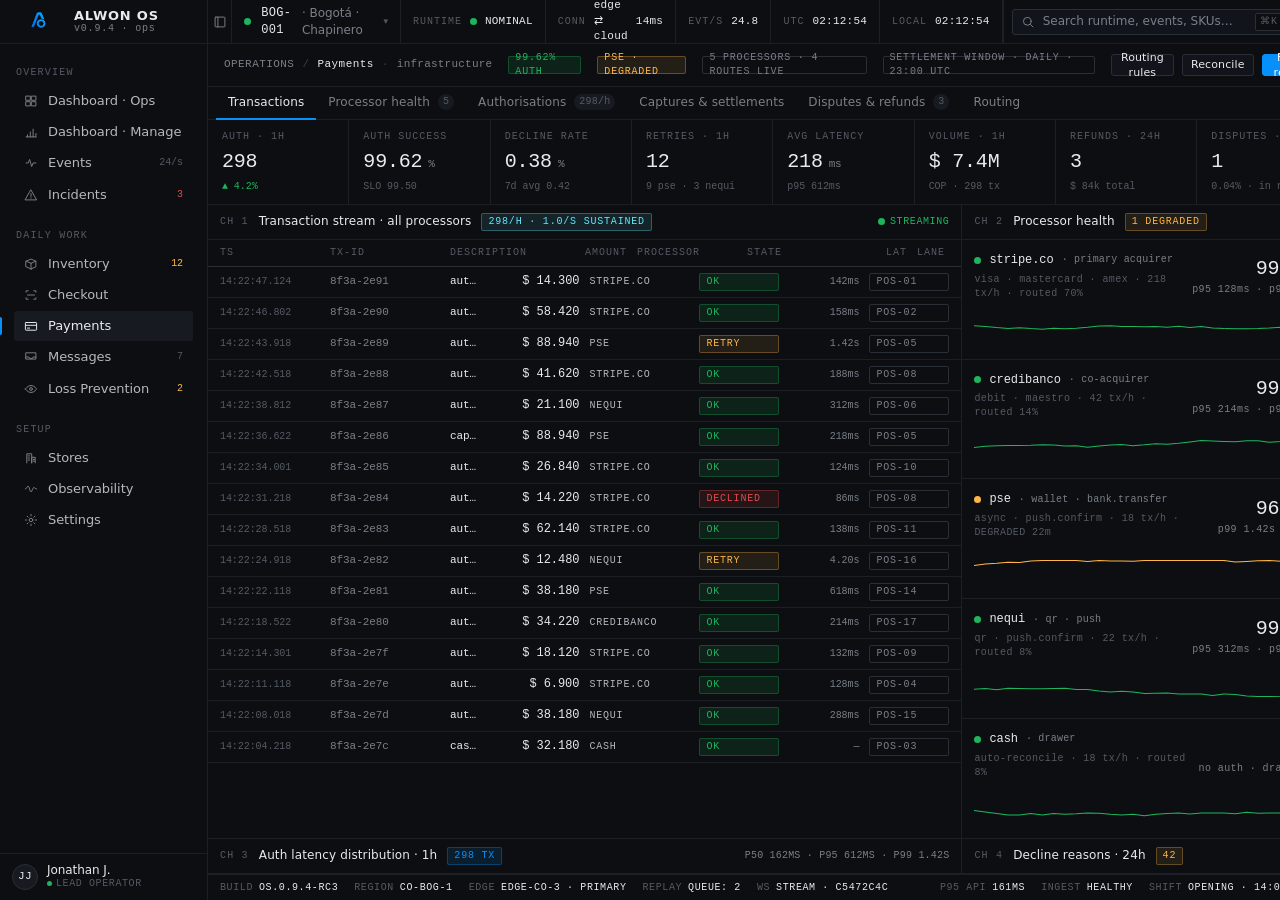
<file: payments.html>
<!doctype html>
<html lang="en">
<head>
  <meta charset="utf-8" />
  <meta name="viewport" content="width=1440, initial-scale=1" />
  <link rel="icon" type="image/png" sizes="32x32" href="./favicon-32x32.png" />
  <link rel="icon" type="image/png" sizes="16x16" href="./favicon-16x16.png" />
  <link rel="apple-touch-icon" sizes="192x192" href="./android-chrome-192x192.png" />
  <title>ALWON OS · Payments · infrastructure</title>
  <link rel="stylesheet" href="./css/alwon.css" />
  <style>
    .pay-grid {
      display: grid;
      grid-template-columns: 1fr 1fr 1fr;
      gap: 1px;
      background: var(--border-1);
    }
    .pay-grid > .cell { background: var(--bg-1); display: flex; flex-direction: column; }
    .pay-grid .span-2 { grid-column: span 2; }
    .pay-grid .span-3 { grid-column: span 3; }

    .tx-grid {
      display: grid;
      grid-template-columns: 100px 110px 1fr 90px 100px 80px 70px 80px;
      align-items: center;
      gap: 10px;
      padding: 6px 12px;
      border-bottom: 1px solid var(--border-1);
      font-size: var(--t-12);
      font-family: var(--font-mono);
      cursor: pointer;
    }
    .tx-grid:hover { background: var(--bg-2); }
    .tx-grid.heading {
      background: var(--bg-1);
      border-bottom: 1px solid var(--border-2);
      cursor: default;
    }
    .tx-grid.heading span {
      font-size: var(--t-10);
      color: var(--fg-3);
      text-transform: uppercase;
      letter-spacing: 0.10em;
      font-family: var(--font-mono);
    }
    .tx-grid .ts { font-size: var(--t-10); color: var(--fg-3); }
    .tx-grid .id { color: var(--fg-2); font-size: var(--t-11); }
    .tx-grid .desc { color: var(--fg-0); font-size: var(--t-11); white-space: nowrap; overflow: hidden; text-overflow: ellipsis; }
    .tx-grid .amount { color: var(--fg-0); font-size: var(--t-12); text-align: right; }
    .tx-grid .proc { color: var(--fg-1); font-size: var(--t-10); text-transform: uppercase; letter-spacing: 0.08em; }
    .tx-grid .lat { color: var(--fg-2); font-size: var(--t-10); text-align: right; }

    .processor-block {
      padding: 12px;
      border-bottom: 1px solid var(--border-1);
      display: grid;
      grid-template-columns: 1fr auto;
      align-items: center;
      gap: 12px;
    }
    .processor-block .name {
      font-family: var(--font-mono); font-size: var(--t-12); color: var(--fg-0);
      display: flex; align-items: center; gap: 8px;
    }
    .processor-block .sub {
      font-family: var(--font-mono); font-size: var(--t-10); color: var(--fg-3);
      letter-spacing: 0.04em; margin-top: 4px;
    }
    .processor-block .rate {
      font-family: var(--font-mono); font-size: var(--t-20); color: var(--fg-0);
      letter-spacing: -0.01em;
    }
    .processor-block .lat {
      font-family: var(--font-mono); font-size: var(--t-10); color: var(--fg-2);
      letter-spacing: 0.04em; text-align: right;
    }
    .processor-block .mini-spark {
      grid-column: span 2;
      height: 28px;
      margin-top: 6px;
    }
  </style>
</head>
<body>
  <div id="app"></div>
  <script src="./js/alwon.js"></script>
  <script>
    function txRow(o) {
      const sevClass = o.state === 'declined' ? 'crit' : o.state === 'retry' ? 'warn' : 'ok';
      return `
        <div class="tx-grid">
          <span class="ts">${o.ts}</span>
          <span class="id">${o.id}</span>
          <span class="desc">${o.desc}</span>
          <span class="amount">$ ${o.amount}</span>
          <span class="proc">${o.proc}</span>
          <span class="pill ${sevClass}">${o.state.toUpperCase()}</span>
          <span class="lat">${o.lat}</span>
          <span class="pill ghost dim">${o.pos}</span>
        </div>
      `;
    }
    const TX = [
      { ts: '14:22:47.124', id: '8f3a-2e91', desc: 'auth · visa ****4019 · POS-01 · 3 items', amount: '14.300', proc: 'stripe.co', state: 'ok', lat: '142ms', pos: 'POS-01' },
      { ts: '14:22:46.802', id: '8f3a-2e90', desc: 'auth · mastercard ****5341 · POS-02 · 11 items', amount: '58.420', proc: 'stripe.co', state: 'ok', lat: '158ms', pos: 'POS-02' },
      { ts: '14:22:43.918', id: '8f3a-2e89', desc: 'auth · pse · t/o 1.42s → retry 2/3', amount: '88.940', proc: 'pse', state: 'retry', lat: '1.42s', pos: 'POS-05' },
      { ts: '14:22:42.518', id: '8f3a-2e88', desc: 'auth · amex ****8821 · POS-08 · 9 items', amount: '41.620', proc: 'stripe.co', state: 'ok', lat: '188ms', pos: 'POS-08' },
      { ts: '14:22:38.812', id: '8f3a-2e87', desc: 'auth · nequi.qr · push.confirm · POS-06', amount: '21.100', proc: 'nequi', state: 'ok', lat: '312ms', pos: 'POS-06' },
      { ts: '14:22:36.622', id: '8f3a-2e86', desc: 'capture · pse · settled · POS-05', amount: '88.940', proc: 'pse', state: 'ok', lat: '218ms', pos: 'POS-05' },
      { ts: '14:22:34.001', id: '8f3a-2e85', desc: 'auth · visa ****0428 · POS-10 · 6 items', amount: '26.840', proc: 'stripe.co', state: 'ok', lat: '124ms', pos: 'POS-10' },
      { ts: '14:22:31.218', id: '8f3a-2e84', desc: 'auth · mc ****8821 · DECLINED · code 05', amount: '14.220', proc: 'stripe.co', state: 'declined', lat: '86ms', pos: 'POS-08' },
      { ts: '14:22:28.518', id: '8f3a-2e83', desc: 'auth · visa ****1144 · POS-11 · 12 items', amount: '62.140', proc: 'stripe.co', state: 'ok', lat: '138ms', pos: 'POS-11' },
      { ts: '14:22:24.918', id: '8f3a-2e82', desc: 'auth · nequi.qr · push.miss → retry', amount: '12.480', proc: 'nequi', state: 'retry', lat: '4.20s', pos: 'POS-16' },
      { ts: '14:22:22.118', id: '8f3a-2e81', desc: 'auth · pse · ✓ ok · POS-14 · 8 items', amount: '38.180', proc: 'pse', state: 'ok', lat: '618ms', pos: 'POS-14' },
      { ts: '14:22:18.522', id: '8f3a-2e80', desc: 'auth · maestro ****0091 · POS-17', amount: '34.220', proc: 'credibanco', state: 'ok', lat: '214ms', pos: 'POS-17' },
      { ts: '14:22:14.301', id: '8f3a-2e7f', desc: 'auth · visa ****7842 · POS-09 · 4 items', amount: '18.120', proc: 'stripe.co', state: 'ok', lat: '132ms', pos: 'POS-09' },
      { ts: '14:22:11.118', id: '8f3a-2e7e', desc: 'auth · mc ****5341 · POS-04 · 2 items', amount: '6.900', proc: 'stripe.co', state: 'ok', lat: '128ms', pos: 'POS-04' },
      { ts: '14:22:08.018', id: '8f3a-2e7d', desc: 'auth · qr.nequi · POS-15 · 8 items', amount: '38.180', proc: 'nequi', state: 'ok', lat: '288ms', pos: 'POS-15' },
      { ts: '14:22:04.218', id: '8f3a-2e7c', desc: 'cash · POS-03 · returned $ 1.820', amount: '32.180', proc: 'cash', state: 'ok', lat: '—', pos: 'POS-03' },
    ];

    function mini(seed, color) {
      let s = seed;
      const rng = () => { s = (s * 9301 + 49297) % 233280; return s / 233280; };
      const pts = [];
      let v = 60 + rng() * 20;
      const w = 240, h = 28;
      const n = 32;
      for (let i = 0; i < n; i++) {
        v += (rng() - 0.5) * 12;
        v = Math.max(6, Math.min(94, v));
        pts.push(`${(i * w / (n-1)).toFixed(1)},${(h - (v/100)*(h-2) - 1).toFixed(1)}`);
      }
      return `<svg viewBox="0 0 ${w} ${h}" preserveAspectRatio="none" style="width:100%; height:100%;">
        <polyline points="${pts.join(' ')}" stroke="${color}" stroke-width="1" fill="none" stroke-linecap="round" stroke-linejoin="round"/>
      </svg>`;
    }

    const mainHtml = `
      <div class="page-header">
        <div class="crumb">
          <span>OPERATIONS</span><span class="sep">/</span>
          <span class="accent">Payments</span><span class="sep">·</span>
          <span class="mono dim">infrastructure</span>
        </div>
        <span class="pill ok">99.62% AUTH</span>
        <span class="pill warn">pse · DEGRADED</span>
        <span class="pill ghost dim">5 processors · 4 routes live</span>
        <span class="pill ghost dim">settlement window · daily · 23:00 UTC</span>
        <div class="right">
          <button class="btn tiny">Routing rules</button>
          <button class="btn tiny">Reconcile</button>
          <button class="btn tiny primary">Force resync</button>
        </div>
      </div>

      <div class="tabbar">
        <div class="tab active">Transactions</div>
        <div class="tab">Processor health <span class="tab-count">5</span></div>
        <div class="tab">Authorisations <span class="tab-count">298/h</span></div>
        <div class="tab">Captures &amp; settlements</div>
        <div class="tab">Disputes &amp; refunds <span class="tab-count">3</span></div>
        <div class="tab">Routing</div>
      </div>

      <div class="kpi-strip" style="grid-template-columns: repeat(8, 1fr);">
        <div class="kpi"><div class="kpi-label">AUTH · 1H</div><div class="kpi-value">298</div><div class="kpi-delta"><span class="delta up">▲ 4.2%</span></div></div>
        <div class="kpi"><div class="kpi-label">AUTH SUCCESS</div><div class="kpi-value">99.62<span class="kpi-unit">%</span></div><div class="kpi-delta"><span class="ref">SLO 99.50</span></div></div>
        <div class="kpi"><div class="kpi-label">DECLINE RATE</div><div class="kpi-value fg-warn">0.38<span class="kpi-unit">%</span></div><div class="kpi-delta"><span class="ref">7d avg 0.42</span></div></div>
        <div class="kpi"><div class="kpi-label">RETRIES · 1H</div><div class="kpi-value fg-warn">12</div><div class="kpi-delta"><span class="ref">9 pse · 3 nequi</span></div></div>
        <div class="kpi"><div class="kpi-label">AVG LATENCY</div><div class="kpi-value">218<span class="kpi-unit">ms</span></div><div class="kpi-delta"><span class="ref">p95 612ms</span></div></div>
        <div class="kpi"><div class="kpi-label">VOLUME · 1H</div><div class="kpi-value">$ 7.4M</div><div class="kpi-delta"><span class="ref">COP · 298 tx</span></div></div>
        <div class="kpi"><div class="kpi-label">REFUNDS · 24H</div><div class="kpi-value">3</div><div class="kpi-delta"><span class="ref">$ 84k total</span></div></div>
        <div class="kpi"><div class="kpi-label">DISPUTES · 7D</div><div class="kpi-value">1</div><div class="kpi-delta"><span class="ref">0.04% · in range</span></div></div>
      </div>

      <div class="pay-grid">

        <!-- TRANSACTION STREAM -->
        <div class="cell span-2">
          <div class="panel-head">
            <span class="label">CH 1</span>
            <span class="title">Transaction stream · all processors</span>
            <span class="pill telem">298/h · 1.0/s sustained</span>
            <div class="right"><span class="live"><span class="pulse ok"></span>STREAMING</span></div>
          </div>
          <div style="overflow-y: auto; flex: 1;">
            <div class="tx-grid heading">
              <span>TS</span><span>TX-ID</span><span>DESCRIPTION</span><span class="right">AMOUNT</span><span>PROCESSOR</span><span>STATE</span><span class="right">LAT</span><span>LANE</span>
            </div>
            ${TX.map(txRow).join('')}
          </div>
        </div>

        <!-- PROCESSOR HEALTH -->
        <div class="cell">
          <div class="panel-head">
            <span class="label">CH 2</span>
            <span class="title">Processor health</span>
            <span class="pill warn">1 DEGRADED</span>
          </div>
          <div style="overflow-y: auto; flex: 1;">
            <div class="processor-block">
              <div>
                <div class="name"><span class="pulse ok"></span> stripe.co <span class="dim mono tiny">· primary acquirer</span></div>
                <div class="sub">visa · mastercard · amex · 218 tx/h · routed 70%</div>
              </div>
              <div style="text-align: right;">
                <div class="rate fg-ok">99.71%</div>
                <div class="lat">p95 128ms · p99 248ms</div>
              </div>
              <div class="mini-spark" style="color: var(--ok);">${mini(11, '#1eb55e')}</div>
            </div>
            <div class="processor-block">
              <div>
                <div class="name"><span class="pulse ok"></span> credibanco <span class="dim mono tiny">· co-acquirer</span></div>
                <div class="sub">debit · maestro · 42 tx/h · routed 14%</div>
              </div>
              <div style="text-align: right;">
                <div class="rate fg-ok">99.42%</div>
                <div class="lat">p95 214ms · p99 412ms</div>
              </div>
              <div class="mini-spark" style="color: var(--ok);">${mini(23, '#1eb55e')}</div>
            </div>
            <div class="processor-block">
              <div>
                <div class="name"><span class="pulse warn"></span> pse <span class="dim mono tiny">· wallet · bank.transfer</span></div>
                <div class="sub">async · push.confirm · 18 tx/h · DEGRADED 22m</div>
              </div>
              <div style="text-align: right;">
                <div class="rate fg-warn">96.18%</div>
                <div class="lat fg-warn">p99 1.42s · spike</div>
              </div>
              <div class="mini-spark" style="color: var(--warn);">${mini(37, '#ffb547')}</div>
            </div>
            <div class="processor-block">
              <div>
                <div class="name"><span class="pulse ok"></span> nequi <span class="dim mono tiny">· qr · push</span></div>
                <div class="sub">qr · push.confirm · 22 tx/h · routed 8%</div>
              </div>
              <div style="text-align: right;">
                <div class="rate fg-ok">99.88%</div>
                <div class="lat">p95 312ms · p99 4.20s</div>
              </div>
              <div class="mini-spark" style="color: var(--ok);">${mini(53, '#1eb55e')}</div>
            </div>
            <div class="processor-block" style="border-bottom: 0;">
              <div>
                <div class="name"><span class="pulse ok"></span> cash <span class="dim mono tiny">· drawer</span></div>
                <div class="sub">auto-reconcile · 18 tx/h · routed 8%</div>
              </div>
              <div style="text-align: right;">
                <div class="rate fg-ok">100%</div>
                <div class="lat">no auth · drawer log</div>
              </div>
              <div class="mini-spark" style="color: var(--ok);">${mini(71, '#1eb55e')}</div>
            </div>
          </div>
        </div>

        <!-- LATENCY DISTRIBUTION -->
        <div class="cell span-2">
          <div class="panel-head">
            <span class="label">CH 3</span>
            <span class="title">Auth latency distribution · 1h</span>
            <span class="pill info">298 tx</span>
            <div class="right"><span class="dim mono">p50 162ms · p95 612ms · p99 1.42s</span></div>
          </div>
          <div style="padding: 12px 14px 8px;">
            <svg viewBox="0 0 1000 180" preserveAspectRatio="none" style="width: 100%; height: 180px;">
              <g stroke="#1c1f24" stroke-width="1">
                <line x1="0" y1="30" x2="1000" y2="30"/>
                <line x1="0" y1="60" x2="1000" y2="60"/>
                <line x1="0" y1="90" x2="1000" y2="90"/>
                <line x1="0" y1="120" x2="1000" y2="120"/>
                <line x1="0" y1="150" x2="1000" y2="150"/>
              </g>
              ${histoBars()}
              <!-- markers -->
              <line x1="120" y1="0" x2="120" y2="160" stroke="#0690fc" stroke-width="1" stroke-dasharray="3 3"/>
              <text x="124" y="14" font-family="ui-monospace, monospace" font-size="9" fill="#0690fc">p50 · 162ms</text>
              <line x1="510" y1="0" x2="510" y2="160" stroke="#ffb547" stroke-width="1" stroke-dasharray="3 3"/>
              <text x="514" y="14" font-family="ui-monospace, monospace" font-size="9" fill="#ffb547">p95 · 612ms</text>
              <line x1="780" y1="0" x2="780" y2="160" stroke="#e5484d" stroke-width="1" stroke-dasharray="3 3"/>
              <text x="784" y="14" font-family="ui-monospace, monospace" font-size="9" fill="#e5484d">p99 · 1.42s</text>
            </svg>
            <div class="mono tiny dim" style="display: flex; justify-content: space-between; padding: 0 4px; letter-spacing: 0.04em;">
              <span>0ms</span><span>200</span><span>400</span><span>600</span><span>800</span><span>1.0s</span><span>1.2s</span><span>1.4s</span><span>1.6s</span><span>2.0s+</span>
            </div>
          </div>
        </div>

        <!-- DECLINE BREAKDOWN -->
        <div class="cell">
          <div class="panel-head">
            <span class="label">CH 4</span>
            <span class="title">Decline reasons · 24h</span>
            <span class="pill warn">42</span>
          </div>
          <div style="padding: 12px 14px; display: grid; gap: 8px;">
            <div>
              <div class="row" style="justify-content: space-between; font-size: var(--t-12);">
                <span class="mono s11 up">05 · do not honor</span>
                <span class="mono">18</span>
              </div>
              <div class="meter warn"><span style="width: 43%"></span></div>
            </div>
            <div>
              <div class="row" style="justify-content: space-between; font-size: var(--t-12);">
                <span class="mono s11 up">51 · insufficient funds</span>
                <span class="mono">12</span>
              </div>
              <div class="meter warn"><span style="width: 28%"></span></div>
            </div>
            <div>
              <div class="row" style="justify-content: space-between; font-size: var(--t-12);">
                <span class="mono s11 up">61 · exceeds withdrawal</span>
                <span class="mono">6</span>
              </div>
              <div class="meter"><span style="width: 14%"></span></div>
            </div>
            <div>
              <div class="row" style="justify-content: space-between; font-size: var(--t-12);">
                <span class="mono s11 up">14 · invalid card</span>
                <span class="mono">3</span>
              </div>
              <div class="meter"><span style="width: 7%"></span></div>
            </div>
            <div>
              <div class="row" style="justify-content: space-between; font-size: var(--t-12);">
                <span class="mono s11 up">processor.timeout</span>
                <span class="mono fg-warn">2</span>
              </div>
              <div class="meter crit"><span style="width: 4%"></span></div>
            </div>
            <div>
              <div class="row" style="justify-content: space-between; font-size: var(--t-12);">
                <span class="mono s11 up">other / unmapped</span>
                <span class="mono">1</span>
              </div>
              <div class="meter"><span style="width: 2%"></span></div>
            </div>
          </div>
        </div>

      </div>
    `;

    function histoBars() {
      const bars = [42, 86, 138, 92, 64, 48, 32, 24, 18, 12, 8, 6, 4, 4, 6, 8, 4, 3, 3, 2, 2, 2, 1, 1, 0, 0, 0, 0, 0, 0];
      let s = '';
      const w = 1000 / bars.length;
      const max = Math.max(...bars);
      for (let i = 0; i < bars.length; i++) {
        const x = i * w;
        const h = (bars[i] / max) * 130;
        const color = i < 8 ? '#0690fc' : i < 14 ? '#38a8fd' : i < 20 ? '#ffb547' : '#e5484d';
        s += `<rect x="${x + 1}" y="${160 - h}" width="${w - 2}" height="${h}" fill="${color}" opacity="${bars[i] > 0 ? 0.85 : 0.2}"/>`;
      }
      return s;
    }

    ALWON.init({
      active: 'payments',
      main: mainHtml,
    });
  </script>
</body>
</html>
</file>
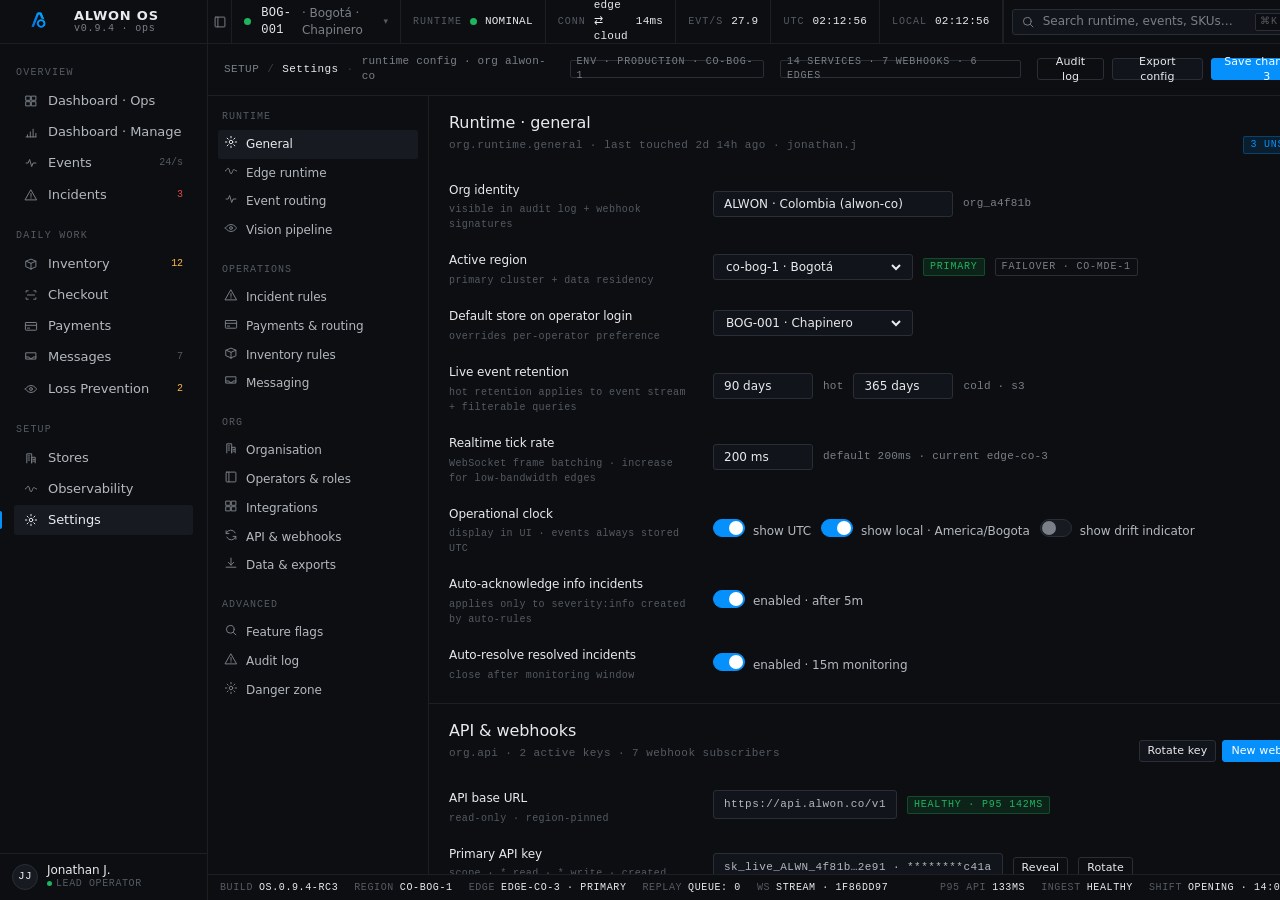
<file: settings.html>
<!doctype html>
<html lang="en">
<head>
  <meta charset="utf-8" />
  <meta name="viewport" content="width=1440, initial-scale=1" />
  <link rel="icon" type="image/png" sizes="32x32" href="./favicon-32x32.png" />
  <link rel="icon" type="image/png" sizes="16x16" href="./favicon-16x16.png" />
  <link rel="apple-touch-icon" sizes="192x192" href="./android-chrome-192x192.png" />
  <title>ALWON OS · Settings · runtime config</title>
  <link rel="stylesheet" href="./css/alwon.css" />
  <style>
    .settings {
      display: grid;
      grid-template-columns: 220px minmax(0, 1fr);
      gap: 1px;
      background: var(--border-1);
      min-height: calc(100vh - var(--topbar-h) - var(--statusbar-h) - 36px - 36px);
    }
    .settings > .cell { background: var(--bg-1); display: flex; flex-direction: column; }

    .set-nav-section { padding: 14px 10px 4px; }
    .set-nav-section h3 {
      font-family: var(--font-mono); font-size: var(--t-10); color: var(--fg-3);
      text-transform: uppercase; letter-spacing: 0.10em; margin: 0 0 6px 0; font-weight: 500;
      padding: 0 4px;
    }
    .set-nav-row {
      display: grid;
      grid-template-columns: 14px 1fr;
      gap: 8px;
      align-items: center;
      padding: 5px 6px;
      font-size: var(--t-12);
      color: var(--fg-1);
      cursor: pointer;
      border-radius: var(--r-3);
    }
    .set-nav-row:hover { background: var(--bg-2); color: var(--fg-0); }
    .set-nav-row.active { background: var(--bg-3); color: var(--fg-0); }
    .set-nav-row .nav-icon { color: var(--fg-2); }
    .set-nav-row.active .nav-icon { color: var(--fg-0); }

    /* Section + form */
    .sec {
      border-bottom: 1px solid var(--border-1);
    }
    .sec-head {
      padding: 16px 20px 8px;
      display: grid;
      grid-template-columns: 1fr auto;
      align-items: end;
      gap: 12px;
    }
    .sec-head h2 {
      font-size: var(--t-16); color: var(--fg-0); margin: 0; font-weight: 500;
      letter-spacing: -0.005em;
    }
    .sec-head .sub {
      font-family: var(--font-mono); font-size: var(--t-11); color: var(--fg-3);
      letter-spacing: 0.04em; margin-top: 4px;
    }

    .form-grid {
      display: grid;
      grid-template-columns: 240px 1fr;
      gap: 14px 24px;
      padding: 14px 20px 20px;
    }
    .form-grid .lbl {
      font-size: var(--t-12); color: var(--fg-0);
      padding-top: 6px;
    }
    .form-grid .lbl .sub {
      display: block; font-family: var(--font-mono); font-size: var(--t-10);
      color: var(--fg-3); letter-spacing: 0.04em; margin-top: 4px; line-height: 1.5;
    }
    .form-grid .ctl { display: flex; align-items: center; gap: 10px; flex-wrap: wrap; }

    .toggle {
      display: inline-flex;
      align-items: center;
      gap: 8px;
      cursor: pointer;
      user-select: none;
    }
    .toggle .track {
      width: 32px; height: 18px;
      background: var(--bg-3); border-radius: 10px; position: relative;
      transition: background 0.12s ease;
      border: 1px solid var(--border-2);
    }
    .toggle .knob {
      position: absolute; left: 1px; top: 1px;
      width: 14px; height: 14px; background: var(--fg-2); border-radius: 50%;
      transition: transform 0.12s ease, background 0.12s ease;
    }
    .toggle.on .track { background: var(--signal); border-color: var(--signal); }
    .toggle.on .knob { transform: translateX(14px); background: #fff; }
    .toggle .lbl { font-size: var(--t-12); color: var(--fg-1); }

    .integration-row {
      display: grid;
      grid-template-columns: 8px 38px 1fr auto auto;
      gap: 12px;
      align-items: center;
      padding: 12px 20px;
      border-bottom: 1px solid var(--border-1);
      cursor: pointer;
    }
    .integration-row:hover { background: var(--bg-2); }
    .integration-row .logo {
      width: 30px; height: 30px;
      background: var(--bg-3); border-radius: var(--r-3); border: 1px solid var(--border-2);
      display: grid; place-items: center;
      font-family: var(--font-mono); font-size: var(--t-11); color: var(--fg-0);
      letter-spacing: 0.04em;
    }
    .integration-row .name { font-size: var(--t-13); color: var(--fg-0); }
    .integration-row .sub { font-family: var(--font-mono); font-size: var(--t-10); color: var(--fg-3); letter-spacing: 0.02em; margin-top: 2px; }
    .integration-row .mark {
      width: 3px; align-self: stretch; border-radius: 1px;
      margin-left: -8px;
    }
    .integration-row .mark.ok { background: var(--ok); }
    .integration-row .mark.warn { background: var(--warn); }
    .integration-row .mark.idle { background: var(--fg-4); }

    .api-key {
      font-family: var(--font-mono);
      font-size: var(--t-11);
      background: var(--bg-2);
      border: 1px solid var(--border-2);
      border-radius: var(--r-3);
      padding: 6px 10px;
      color: var(--fg-1);
      letter-spacing: 0.04em;
    }
  </style>
</head>
<body>
  <div id="app"></div>
  <script src="./js/alwon.js"></script>
  <script>
    const mainHtml = `
      <div class="page-header">
        <div class="crumb">
          <span>SETUP</span><span class="sep">/</span>
          <span class="accent">Settings</span><span class="sep">·</span>
          <span class="mono dim">runtime config · org alwon-co</span>
        </div>
        <span class="pill ghost dim">env · production · co-bog-1</span>
        <span class="pill ghost dim">14 services · 7 webhooks · 6 edges</span>
        <div class="right">
          <button class="btn tiny ghost">Audit log</button>
          <button class="btn tiny">Export config</button>
          <button class="btn tiny primary">Save changes · 3</button>
        </div>
      </div>

      <div class="settings">

        <!-- LEFT NAV -->
        <div class="cell">
          <div class="set-nav-section">
            <h3>RUNTIME</h3>
            <div class="set-nav-row active"><span class="nav-icon">${ALWON.icon('gear')}</span><span>General</span></div>
            <div class="set-nav-row"><span class="nav-icon">${ALWON.icon('wave')}</span><span>Edge runtime</span></div>
            <div class="set-nav-row"><span class="nav-icon">${ALWON.icon('pulse')}</span><span>Event routing</span></div>
            <div class="set-nav-row"><span class="nav-icon">${ALWON.icon('eye')}</span><span>Vision pipeline</span></div>
          </div>
          <div class="set-nav-section">
            <h3>OPERATIONS</h3>
            <div class="set-nav-row"><span class="nav-icon">${ALWON.icon('alert')}</span><span>Incident rules</span></div>
            <div class="set-nav-row"><span class="nav-icon">${ALWON.icon('card')}</span><span>Payments &amp; routing</span></div>
            <div class="set-nav-row"><span class="nav-icon">${ALWON.icon('box')}</span><span>Inventory rules</span></div>
            <div class="set-nav-row"><span class="nav-icon">${ALWON.icon('inbox')}</span><span>Messaging</span></div>
          </div>
          <div class="set-nav-section">
            <h3>ORG</h3>
            <div class="set-nav-row"><span class="nav-icon">${ALWON.icon('building')}</span><span>Organisation</span></div>
            <div class="set-nav-row"><span class="nav-icon">${ALWON.icon('panels')}</span><span>Operators &amp; roles</span></div>
            <div class="set-nav-row"><span class="nav-icon">${ALWON.icon('grid')}</span><span>Integrations</span></div>
            <div class="set-nav-row"><span class="nav-icon">${ALWON.icon('refresh')}</span><span>API &amp; webhooks</span></div>
            <div class="set-nav-row"><span class="nav-icon">${ALWON.icon('download')}</span><span>Data &amp; exports</span></div>
          </div>
          <div class="set-nav-section">
            <h3>ADVANCED</h3>
            <div class="set-nav-row"><span class="nav-icon">${ALWON.icon('search')}</span><span>Feature flags</span></div>
            <div class="set-nav-row"><span class="nav-icon">${ALWON.icon('alert')}</span><span>Audit log</span></div>
            <div class="set-nav-row"><span class="nav-icon">${ALWON.icon('gear')}</span><span>Danger zone</span></div>
          </div>
        </div>

        <!-- CONTENT -->
        <div class="cell" style="overflow-y: auto;">

          <!-- GENERAL -->
          <div class="sec">
            <div class="sec-head">
              <div>
                <h2>Runtime · general</h2>
                <div class="sub">org.runtime.general · last touched 2d 14h ago · jonathan.j</div>
              </div>
              <div><span class="pill info">3 unsaved</span></div>
            </div>
            <div class="form-grid">
              <div class="lbl">Org identity<span class="sub">visible in audit log + webhook signatures</span></div>
              <div class="ctl">
                <div class="field" style="width: 240px;"><input value="ALWON · Colombia (alwon-co)" /></div>
                <span class="mono dim s11">org_a4f81b</span>
              </div>

              <div class="lbl">Active region<span class="sub">primary cluster + data residency</span></div>
              <div class="ctl">
                <div class="field" style="width: 200px;"><select><option>co-bog-1 · Bogotá</option><option>co-mde-1 · Medellín</option></select></div>
                <span class="pill ok">primary</span>
                <span class="pill ghost dim">failover · co-mde-1</span>
              </div>

              <div class="lbl">Default store on operator login<span class="sub">overrides per-operator preference</span></div>
              <div class="ctl">
                <div class="field" style="width: 200px;"><select><option>BOG-001 · Chapinero</option><option>BOG-002 · Usaquén</option><option>operator preference</option></select></div>
              </div>

              <div class="lbl">Live event retention<span class="sub">hot retention applies to event stream + filterable queries</span></div>
              <div class="ctl">
                <div class="field" style="width: 100px;"><input value="90 days" /></div>
                <span class="dim mono s11">hot</span>
                <div class="field" style="width: 100px;"><input value="365 days" /></div>
                <span class="dim mono s11">cold · s3</span>
              </div>

              <div class="lbl">Realtime tick rate<span class="sub">WebSocket frame batching · increase for low-bandwidth edges</span></div>
              <div class="ctl">
                <div class="field" style="width: 100px;"><input value="200 ms" /></div>
                <span class="mono dim s11">default 200ms · current edge-co-3</span>
              </div>

              <div class="lbl">Operational clock<span class="sub">display in UI · events always stored UTC</span></div>
              <div class="ctl">
                <span class="toggle on"><span class="track"><span class="knob"></span></span><span class="lbl">show UTC</span></span>
                <span class="toggle on"><span class="track"><span class="knob"></span></span><span class="lbl">show local · America/Bogota</span></span>
                <span class="toggle"><span class="track"><span class="knob"></span></span><span class="lbl">show drift indicator</span></span>
              </div>

              <div class="lbl">Auto-acknowledge info incidents<span class="sub">applies only to severity:info created by auto-rules</span></div>
              <div class="ctl">
                <span class="toggle on"><span class="track"><span class="knob"></span></span><span class="lbl">enabled · after 5m</span></span>
              </div>

              <div class="lbl">Auto-resolve resolved incidents<span class="sub">close after monitoring window</span></div>
              <div class="ctl">
                <span class="toggle on"><span class="track"><span class="knob"></span></span><span class="lbl">enabled · 15m monitoring</span></span>
              </div>
            </div>
          </div>

          <!-- API + WEBHOOKS -->
          <div class="sec">
            <div class="sec-head">
              <div>
                <h2>API &amp; webhooks</h2>
                <div class="sub">org.api · 2 active keys · 7 webhook subscribers</div>
              </div>
              <div style="display: flex; gap: 6px;">
                <button class="btn tiny">Rotate key</button>
                <button class="btn tiny primary">New webhook</button>
              </div>
            </div>
            <div class="form-grid">
              <div class="lbl">API base URL<span class="sub">read-only · region-pinned</span></div>
              <div class="ctl">
                <span class="api-key">https://api.alwon.co/v1</span>
                <span class="pill ok">healthy · p95 142ms</span>
              </div>

              <div class="lbl">Primary API key<span class="sub">scope · *.read · *.write · created 2024-09-14</span></div>
              <div class="ctl">
                <span class="api-key">sk_live_ALWN_4f81b…2e91 · ********c41a</span>
                <button class="btn tiny ghost">Reveal</button>
                <button class="btn tiny ghost">Rotate</button>
              </div>

              <div class="lbl">Read-only key<span class="sub">scope · *.read · used by partner-erp</span></div>
              <div class="ctl">
                <span class="api-key">sk_live_ALWN_88a02…0091 · ********c8a1</span>
                <button class="btn tiny ghost">Reveal</button>
                <button class="btn tiny ghost">Rotate</button>
              </div>

              <div class="lbl">IP allowlist (writes)<span class="sub">restrict mutation endpoints to known sources</span></div>
              <div class="ctl">
                <div class="field" style="width: 280px;"><input value="200.41.18.0/24, 200.41.19.0/24" /></div>
                <span class="dim mono s11">2 CIDR</span>
              </div>

              <div class="lbl">Webhook signing<span class="sub">HMAC-SHA256 · header X-Alwon-Signature</span></div>
              <div class="ctl">
                <span class="toggle on"><span class="track"><span class="knob"></span></span><span class="lbl">enabled · v1</span></span>
                <button class="btn tiny ghost">Rotate secret</button>
              </div>
            </div>
          </div>

          <!-- INTEGRATIONS -->
          <div class="sec">
            <div class="sec-head">
              <div>
                <h2>Integrations</h2>
                <div class="sub">8 connected · 2 partial · 0 failing</div>
              </div>
              <button class="btn tiny primary">Connect new</button>
            </div>

            <div>
              <div class="integration-row">
                <div class="mark ok"></div>
                <div class="logo">ST</div>
                <div>
                  <div class="name">Stripe · acquirer</div>
                  <div class="sub">connected 2024-09-14 · webhook · 218 tx/h · last event 14:22:47</div>
                </div>
                <span class="pill ok">CONNECTED</span>
                <span class="dim mono s11">stripe.account_aa9c1</span>
              </div>
              <div class="integration-row">
                <div class="mark ok"></div>
                <div class="logo">CR</div>
                <div>
                  <div class="name">Credibanco · co-acquirer</div>
                  <div class="sub">connected 2024-09-14 · MIT · settlement daily 23:00 UTC</div>
                </div>
                <span class="pill ok">CONNECTED</span>
                <span class="dim mono s11">cb.merchant_88401</span>
              </div>
              <div class="integration-row">
                <div class="mark warn"></div>
                <div class="logo">PS</div>
                <div>
                  <div class="name">PSE · wallet · bank.transfer</div>
                  <div class="sub">connected · 12 tx/h · ⚠ latency spike since 14:09 UTC</div>
                </div>
                <span class="pill warn">DEGRADED</span>
                <span class="dim mono s11">pse.client_b40c</span>
              </div>
              <div class="integration-row">
                <div class="mark ok"></div>
                <div class="logo">NQ</div>
                <div>
                  <div class="name">Nequi · QR + push</div>
                  <div class="sub">connected · 22 tx/h · push confirmation enabled</div>
                </div>
                <span class="pill ok">CONNECTED</span>
                <span class="dim mono s11">nequi.partner_4a01</span>
              </div>
              <div class="integration-row">
                <div class="mark ok"></div>
                <div class="logo">DI</div>
                <div>
                  <div class="name">DIAN · Facturación Electrónica</div>
                  <div class="sub">connected · 418 receipts/h · CUFE validation enabled</div>
                </div>
                <span class="pill ok">CONNECTED</span>
                <span class="dim mono s11">dian.nit_900xxxxxx</span>
              </div>
              <div class="integration-row">
                <div class="mark ok"></div>
                <div class="logo">WA</div>
                <div>
                  <div class="name">WhatsApp Cloud API</div>
                  <div class="sub">connected · 5 ev/h · operational reply only · sender +57·····0001</div>
                </div>
                <span class="pill ok">CONNECTED</span>
                <span class="dim mono s11">wa.business_88431</span>
              </div>
              <div class="integration-row">
                <div class="mark warn"></div>
                <div class="logo">SU</div>
                <div>
                  <div class="name">supplier.api · restock</div>
                  <div class="sub">connected · webhook · 2 retries 1h · p95 812ms</div>
                </div>
                <span class="pill warn">FLAKY</span>
                <span class="dim mono s11">supplier.tenant_co_18</span>
              </div>
              <div class="integration-row">
                <div class="mark ok"></div>
                <div class="logo">SL</div>
                <div>
                  <div class="name">Slack · ops-runtime</div>
                  <div class="sub">notifications · severity:warn≥ · 42 ev/h</div>
                </div>
                <span class="pill ok">CONNECTED</span>
                <span class="dim mono s11">slack.team_T088401</span>
              </div>
              <div class="integration-row">
                <div class="mark idle"></div>
                <div class="logo">SH</div>
                <div>
                  <div class="name">Shopify · POS sync</div>
                  <div class="sub">not connected · planned · roll-out CTG-001</div>
                </div>
                <span class="pill ghost dim">NOT CONNECTED</span>
                <button class="btn tiny">Configure</button>
              </div>
            </div>
          </div>

          <!-- OPERATORS -->
          <div class="sec">
            <div class="sec-head">
              <div>
                <h2>Operators &amp; roles</h2>
                <div class="sub">14 active operators · 4 roles · single sign-on via okta · alwon.co</div>
              </div>
              <button class="btn tiny primary">Invite operator</button>
            </div>
            <table class="t-table">
              <thead>
                <tr>
                  <th>OPERATOR</th>
                  <th>ROLE</th>
                  <th>STORES</th>
                  <th>LAST SEEN</th>
                  <th>2FA</th>
                  <th>STATE</th>
                </tr>
              </thead>
              <tbody>
                <tr><td>Jonathan J. · jonathan@alwon.co</td><td><span class="pill info">lead-operator</span></td><td class="mono">BOG-001..003 · MDE-001</td><td class="mono">now · active</td><td><span class="pill ok">hardware</span></td><td><span class="pill ok">active</span></td></tr>
                <tr><td>Sara B. · sara@alwon.co</td><td><span class="pill info">operator</span></td><td class="mono">BOG-001..002</td><td class="mono">2m ago</td><td><span class="pill ok">authenticator</span></td><td><span class="pill ok">active</span></td></tr>
                <tr><td>Diego S. · diego@alwon.co</td><td><span class="pill info">operator</span></td><td class="mono">BOG-001</td><td class="mono">14m ago</td><td><span class="pill ok">authenticator</span></td><td><span class="pill ok">active</span></td></tr>
                <tr><td>Luisa M. · luisa@alwon.co</td><td><span class="pill info">operator</span></td><td class="mono">BOG-002</td><td class="mono">1h ago</td><td><span class="pill ok">authenticator</span></td><td><span class="pill ok">active</span></td></tr>
                <tr><td>Andrea R. · andrea@alwon.co</td><td><span class="pill ghost dim">read-only</span></td><td class="mono">all stores</td><td class="mono">4h ago</td><td><span class="pill ok">authenticator</span></td><td><span class="pill ok">active</span></td></tr>
                <tr><td>Eng Audit · audit@alwon.co</td><td><span class="pill ghost dim">auditor</span></td><td class="mono">all stores · read</td><td class="mono">2d ago</td><td><span class="pill ok">hardware</span></td><td><span class="pill ok">active</span></td></tr>
              </tbody>
            </table>
          </div>

          <!-- DANGER -->
          <div class="sec">
            <div class="sec-head">
              <div>
                <h2>Danger zone</h2>
                <div class="sub">org.danger · these operations require lead-operator + audit reason</div>
              </div>
            </div>
            <div class="form-grid">
              <div class="lbl">Quiesce runtime · BOG-001<span class="sub">stop accepting new sessions · current sessions complete normally</span></div>
              <div class="ctl"><button class="btn tiny" style="color: var(--warn); border-color: rgba(255,181,71,0.35);">Quiesce store…</button></div>

              <div class="lbl">Force resync · edge-co-3<span class="sub">flush replica.queue then reseed from cloud snapshot</span></div>
              <div class="ctl"><button class="btn tiny">Force resync…</button></div>

              <div class="lbl">Drop API key<span class="sub">irreversible · partners must rotate before traffic resumes</span></div>
              <div class="ctl"><button class="btn tiny" style="color: var(--crit); border-color: rgba(229,72,77,0.40);">Drop key…</button></div>

              <div class="lbl">Decommission store<span class="sub">marks store as offboarded · 30d data retention then purge</span></div>
              <div class="ctl"><button class="btn tiny" style="color: var(--crit); border-color: rgba(229,72,77,0.40);">Decommission…</button></div>
            </div>
          </div>

        </div>
      </div>
    `;

    ALWON.init({
      active: 'settings',
      main: mainHtml,
    });
  </script>
</body>
</html>
</file>
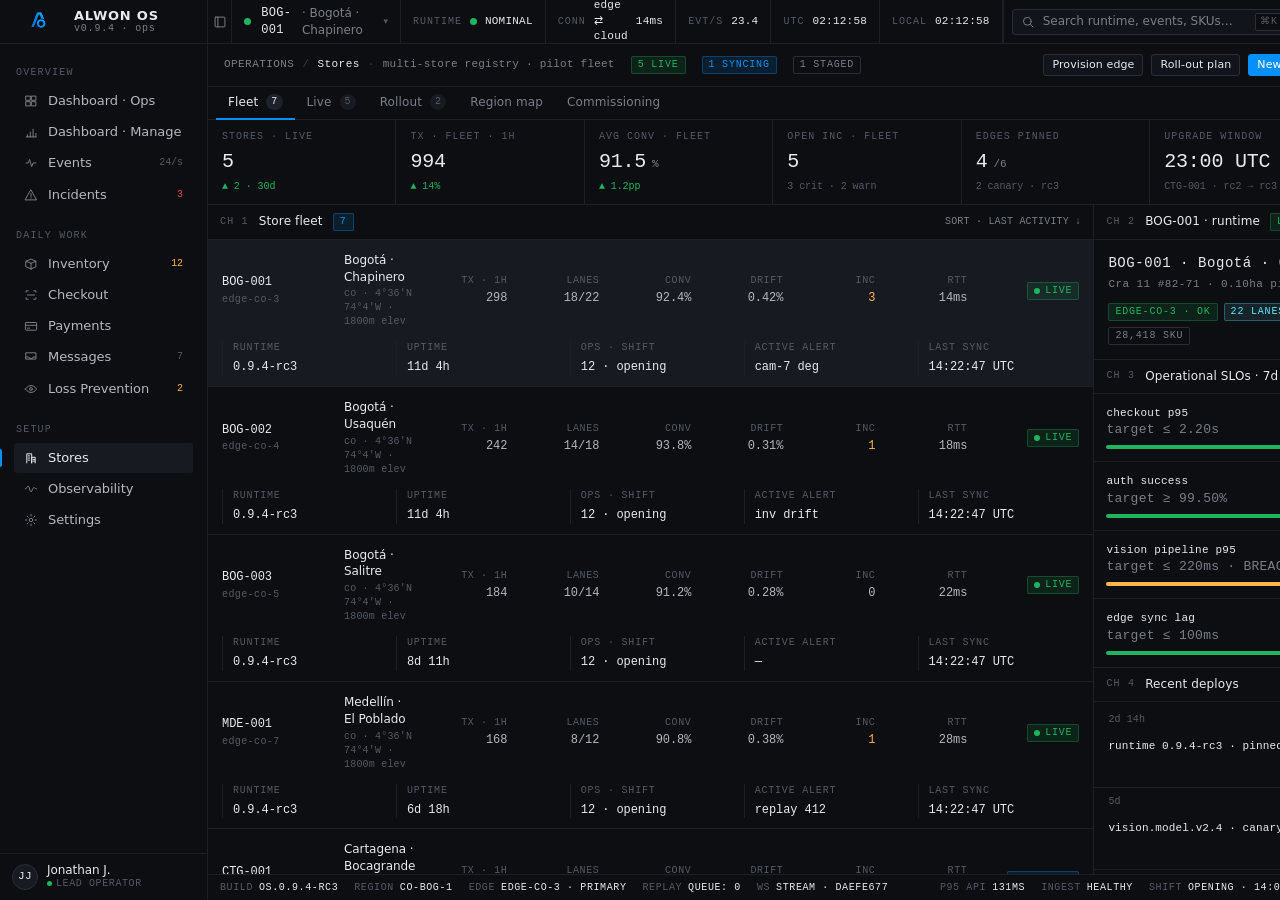
<file: stores.html>
<!doctype html>
<html lang="en">
<head>
  <meta charset="utf-8" />
  <meta name="viewport" content="width=1440, initial-scale=1" />
  <link rel="icon" type="image/png" sizes="32x32" href="./favicon-32x32.png" />
  <link rel="icon" type="image/png" sizes="16x16" href="./favicon-16x16.png" />
  <link rel="apple-touch-icon" sizes="192x192" href="./android-chrome-192x192.png" />
  <title>ALWON OS · Stores · registry</title>
  <link rel="stylesheet" href="./css/alwon.css" />
  <style>
    .stores-grid {
      display: grid;
      grid-template-columns: 1fr 380px;
      gap: 1px;
      background: var(--border-1);
    }
    .stores-grid > .cell { background: var(--bg-1); display: flex; flex-direction: column; }

    .store-card {
      display: grid;
      grid-template-columns: 1fr;
      padding: 0;
      border-bottom: 1px solid var(--border-1);
      cursor: pointer;
    }
    .store-card:hover { background: var(--bg-2); }
    .store-card.selected { background: var(--bg-3); }
    .store-card .top {
      display: grid;
      grid-template-columns: 110px 1fr 80px 80px 80px 80px 80px 80px 100px;
      gap: 12px;
      align-items: center;
      padding: 12px 14px;
      font-size: var(--t-12);
    }
    .store-card .top .id { font-family: var(--font-mono); color: var(--fg-0); font-size: var(--t-12); }
    .store-card .top .id .sub { display: block; font-family: var(--font-mono); font-size: var(--t-10); color: var(--fg-3); letter-spacing: 0.04em; margin-top: 2px; }
    .store-card .top .nm { color: var(--fg-0); }
    .store-card .top .nm .sub { color: var(--fg-3); font-family: var(--font-mono); font-size: var(--t-10); margin-top: 2px; letter-spacing: 0.02em; }
    .store-card .top .num { font-family: var(--font-mono); text-align: right; color: var(--fg-1); font-size: var(--t-12); }
    .store-card .top .num .lbl { display: block; font-size: var(--t-10); color: var(--fg-3); letter-spacing: 0.06em; text-transform: uppercase; margin-bottom: 2px; }
    .store-card .top .state { text-align: right; }
    .store-card .strip {
      display: grid;
      grid-template-columns: 1fr 1fr 1fr 1fr 1fr;
      padding: 0 14px 10px;
      gap: 12px;
    }
    .store-card .strip > div {
      display: flex;
      flex-direction: column;
      gap: 4px;
      padding-left: 10px;
      border-left: 1px solid var(--border-1);
    }
    .store-card .strip .lbl {
      font-family: var(--font-mono);
      font-size: var(--t-10);
      color: var(--fg-3);
      text-transform: uppercase;
      letter-spacing: 0.08em;
    }
    .store-card .strip .v {
      font-family: var(--font-mono);
      font-size: var(--t-12);
      color: var(--fg-0);
    }
  </style>
</head>
<body>
  <div id="app"></div>
  <script src="./js/alwon.js"></script>
  <script>
    const STORES = [
      { id: 'BOG-001', name: 'Bogotá · Chapinero',     state: 'live', edge: 'edge-co-3', tx1h: 298, conv: 92.4, drift: 0.42, inc: 3, lanes: '18/22', alert: 'cam-7 deg', ver: '0.9.4-rc3', rtt: 14, uptime: '11d 4h' },
      { id: 'BOG-002', name: 'Bogotá · Usaquén',       state: 'live', edge: 'edge-co-4', tx1h: 242, conv: 93.8, drift: 0.31, inc: 1, lanes: '14/18', alert: 'inv drift', ver: '0.9.4-rc3', rtt: 18, uptime: '11d 4h' },
      { id: 'BOG-003', name: 'Bogotá · Salitre',       state: 'live', edge: 'edge-co-5', tx1h: 184, conv: 91.2, drift: 0.28, inc: 0, lanes: '10/14', alert: '—',          ver: '0.9.4-rc3', rtt: 22, uptime: '8d 11h' },
      { id: 'MDE-001', name: 'Medellín · El Poblado',  state: 'live', edge: 'edge-co-7', tx1h: 168, conv: 90.8, drift: 0.38, inc: 1, lanes: '8/12',  alert: 'replay 412', ver: '0.9.4-rc3', rtt: 28, uptime: '6d 18h' },
      { id: 'CTG-001', name: 'Cartagena · Bocagrande', state: 'sync', edge: 'edge-co-9', tx1h: 102, conv: 89.4, drift: 0.62, inc: 0, lanes: '6/10',  alert: 'syncing 78%', ver: '0.9.4-rc2', rtt: 42, uptime: '2h 04m' },
      { id: 'CLO-001', name: 'Cali · Granada',         state: 'staged', edge: 'edge-co-11', tx1h: 0, conv: 0, drift: 0, inc: 0, lanes: '0/0', alert: 'awaiting commission', ver: '0.9.4-rc3', rtt: 0, uptime: 'staged 24h' },
    ];

    function statePill(s) {
      if (s === 'live') return '<span class="pill ok"><span class="dot ok"></span>LIVE</span>';
      if (s === 'sync') return '<span class="pill info"><span class="dot info"></span>SYNCING</span>';
      if (s === 'staged') return '<span class="pill ghost dim">STAGED</span>';
      return '<span class="pill warn">DEGRADED</span>';
    }

    function card(s, selected) {
      return `
        <div class="store-card ${selected ? 'selected' : ''}">
          <div class="top">
            <div class="id">${s.id}<span class="sub">${s.edge}</span></div>
            <div class="nm">${s.name}<div class="sub">co · 4°36'N 74°4'W · 1800m elev</div></div>
            <div class="num"><span class="lbl">TX · 1H</span>${s.tx1h}</div>
            <div class="num"><span class="lbl">LANES</span>${s.lanes}</div>
            <div class="num"><span class="lbl">CONV</span>${s.conv ? s.conv.toFixed(1) + '%' : '—'}</div>
            <div class="num"><span class="lbl">DRIFT</span>${s.drift ? s.drift.toFixed(2) + '%' : '—'}</div>
            <div class="num"><span class="lbl">INC</span><span class="${s.inc > 0 ? 'fg-warn' : ''}">${s.inc}</span></div>
            <div class="num"><span class="lbl">RTT</span>${s.rtt ? s.rtt + 'ms' : '—'}</div>
            <div class="state">${statePill(s.state)}</div>
          </div>
          <div class="strip">
            <div><span class="lbl">RUNTIME</span><span class="v">${s.ver}</span></div>
            <div><span class="lbl">UPTIME</span><span class="v">${s.uptime}</span></div>
            <div><span class="lbl">OPS · SHIFT</span><span class="v">${s.state === 'live' ? '12 · opening' : '—'}</span></div>
            <div><span class="lbl">ACTIVE ALERT</span><span class="v ${s.alert !== '—' ? 'fg-warn' : 'dim'}">${s.alert}</span></div>
            <div><span class="lbl">LAST SYNC</span><span class="v">${s.state === 'staged' ? '—' : '14:22:47 UTC'}</span></div>
          </div>
        </div>
      `;
    }

    const mainHtml = `
      <div class="page-header">
        <div class="crumb">
          <span>OPERATIONS</span><span class="sep">/</span>
          <span class="accent">Stores</span><span class="sep">·</span>
          <span class="mono dim">multi-store registry · pilot fleet</span>
        </div>
        <span class="pill ok">5 LIVE</span>
        <span class="pill info">1 SYNCING</span>
        <span class="pill ghost dim">1 STAGED</span>
        <div class="right">
          <button class="btn tiny">Provision edge</button>
          <button class="btn tiny">Roll-out plan</button>
          <button class="btn tiny primary">New store</button>
        </div>
      </div>

      <div class="tabbar">
        <div class="tab active">Fleet <span class="tab-count">7</span></div>
        <div class="tab">Live <span class="tab-count">5</span></div>
        <div class="tab">Rollout <span class="tab-count">2</span></div>
        <div class="tab">Region map</div>
        <div class="tab">Commissioning</div>
      </div>

      <div class="kpi-strip" style="grid-template-columns: repeat(6, 1fr);">
        <div class="kpi"><div class="kpi-label">STORES · LIVE</div><div class="kpi-value">5</div><div class="kpi-delta"><span class="delta up">▲ 2 · 30d</span></div></div>
        <div class="kpi"><div class="kpi-label">TX · FLEET · 1H</div><div class="kpi-value">994</div><div class="kpi-delta"><span class="delta up">▲ 14%</span></div></div>
        <div class="kpi"><div class="kpi-label">AVG CONV · FLEET</div><div class="kpi-value">91.5<span class="kpi-unit">%</span></div><div class="kpi-delta"><span class="delta up">▲ 1.2pp</span></div></div>
        <div class="kpi"><div class="kpi-label">OPEN INC · FLEET</div><div class="kpi-value fg-warn">5</div><div class="kpi-delta"><span class="ref">3 crit · 2 warn</span></div></div>
        <div class="kpi"><div class="kpi-label">EDGES PINNED</div><div class="kpi-value">4<span class="kpi-unit">/6</span></div><div class="kpi-delta"><span class="ref">2 canary · rc3</span></div></div>
        <div class="kpi"><div class="kpi-label">UPGRADE WINDOW</div><div class="kpi-value">23:00 UTC</div><div class="kpi-delta"><span class="ref">CTG-001 · rc2 → rc3</span></div></div>
      </div>

      <div class="stores-grid">

        <div class="cell">
          <div class="panel-head">
            <span class="label">CH 1</span>
            <span class="title">Store fleet</span>
            <span class="pill info">7</span>
            <div class="right"><span class="dim mono">sort · last activity ↓</span></div>
          </div>
          <div>
            ${STORES.map((s, i) => card(s, i === 0)).join('')}
          </div>
        </div>

        <!-- Detail rail -->
        <div class="cell">
          <div class="panel-head">
            <span class="label">CH 2</span>
            <span class="title">BOG-001 · runtime</span>
            <span class="pill ok">LIVE</span>
          </div>
          <div style="padding: 14px; border-bottom: 1px solid var(--border-1);">
            <div class="up s14" style="font-family: var(--font-mono); letter-spacing: 0.04em;">BOG-001 · Bogotá · Chapinero</div>
            <div class="mono dim s11" style="margin-top: 4px; letter-spacing: 0.04em;">Cra 11 #82-71 · 0.10ha pilot · since 2024-09-14</div>
            <div style="display: flex; gap: 6px; margin-top: 10px; flex-wrap: wrap;">
              <span class="pill ok">edge-co-3 · ok</span>
              <span class="pill telem">22 LANES</span>
              <span class="pill ghost dim">8 CAMS · 1 deg</span>
              <span class="pill ghost dim">28,418 SKU</span>
            </div>
          </div>

          <div class="panel-head">
            <span class="label">CH 3</span>
            <span class="title">Operational SLOs · 7d</span>
          </div>
          <div>
            <div class="slo-card" style="border-bottom: 1px solid var(--border-1); padding: 12px; display: grid; grid-template-columns: 1fr auto;">
              <div>
                <div class="mono s11 up">checkout p95</div>
                <div class="mono s10 dim">target ≤ 2.20s</div>
                <div class="meter ok" style="margin-top: 6px;"><span style="width: 82%"></span></div>
              </div>
              <div class="mono s14 up" style="margin-left: 12px;">1.81s</div>
            </div>
            <div class="slo-card" style="border-bottom: 1px solid var(--border-1); padding: 12px; display: grid; grid-template-columns: 1fr auto;">
              <div>
                <div class="mono s11 up">auth success</div>
                <div class="mono s10 dim">target ≥ 99.50%</div>
                <div class="meter ok" style="margin-top: 6px;"><span style="width: 78%"></span></div>
              </div>
              <div class="mono s14 up" style="margin-left: 12px;">99.62%</div>
            </div>
            <div class="slo-card" style="border-bottom: 1px solid var(--border-1); padding: 12px; display: grid; grid-template-columns: 1fr auto;">
              <div>
                <div class="mono s11 up">vision pipeline p95</div>
                <div class="mono s10 dim">target ≤ 220ms · BREACH</div>
                <div class="meter warn" style="margin-top: 6px;"><span style="width: 96%"></span></div>
              </div>
              <div class="mono s14 fg-warn" style="margin-left: 12px;">612ms</div>
            </div>
            <div class="slo-card" style="border-bottom: 1px solid var(--border-1); padding: 12px; display: grid; grid-template-columns: 1fr auto;">
              <div>
                <div class="mono s11 up">edge sync lag</div>
                <div class="mono s10 dim">target ≤ 100ms</div>
                <div class="meter ok" style="margin-top: 6px;"><span style="width: 92%"></span></div>
              </div>
              <div class="mono s14 up" style="margin-left: 12px;">9ms</div>
            </div>
          </div>

          <div class="panel-head">
            <span class="label">CH 4</span>
            <span class="title">Recent deploys</span>
          </div>
          <div style="font-family: var(--font-mono); font-size: var(--t-11); padding: 4px 0;">
            <div class="t-row" style="border-bottom: 1px solid var(--border-1); padding: 7px 14px;">
              <span class="ts dim">2d 14h</span><span class="msg up">runtime 0.9.4-rc3 · pinned</span><span class="meta">jonathan.j</span>
            </div>
            <div class="t-row" style="border-bottom: 1px solid var(--border-1); padding: 7px 14px;">
              <span class="ts dim">5d</span><span class="msg up">vision.model.v2.4 · canary 50%</span><span class="meta">sara.b</span>
            </div>
            <div class="t-row" style="border-bottom: 1px solid var(--border-1); padding: 7px 14px;">
              <span class="ts dim">7d</span><span class="msg up">payments.routing.v0.3 · rolled out</span><span class="meta">auto</span>
            </div>
            <div class="t-row" style="border-bottom: 1px solid var(--border-1); padding: 7px 14px;">
              <span class="ts dim">11d</span><span class="msg up">edge image · 0.9.4-rc1 → rc2</span><span class="meta">jonathan.j</span>
            </div>
          </div>

          <div style="padding: 12px 14px; display: flex; gap: 6px; flex-wrap: wrap;">
            <button class="btn tiny primary">Open dashboard</button>
            <button class="btn tiny">View events</button>
            <button class="btn tiny">Operator schedule</button>
            <button class="btn tiny ghost">Stop runtime</button>
          </div>
        </div>
      </div>
    `;

    ALWON.init({
      active: 'stores',
      main: mainHtml,
    });
  </script>
</body>
</html>
</file>
<file: css/alwon.css>
/* ALWON OS — operational runtime stylesheet
 * Brand DNA: Bloomberg Terminal × Datadog × Palantir × Stripe Radar
 * Compact, infrastructural, telemetry-first.
 */

:root {
  /* Surface layers — deep graphite, calibrated to feel like a runtime */
  --bg-0: #070809;
  --bg-1: #0c0e11;
  --bg-2: #11141a;
  --bg-3: #171a21;
  --bg-4: #1d2129;

  /* Borders — hairline industrial */
  --border-1: #1c1f24;
  --border-2: #2a2e36;
  --border-3: #353a44;

  /* Foreground hierarchy */
  --fg-0: #e8eaed;
  --fg-1: #b4b8bf;
  --fg-2: #7a7f88;
  --fg-3: #555a64;
  --fg-4: #393d45;

  /* ALWON signal palette */
  --signal: #0690fc;
  --signal-2: #38a8fd;
  --signal-bg: rgba(6, 144, 252, 0.12);
  --telemetry: #60e7ff;
  --telemetry-bg: rgba(96, 231, 255, 0.10);

  --ok: #1eb55e;
  --ok-bg: rgba(30, 181, 94, 0.12);
  --warn: #ffb547;
  --warn-bg: rgba(255, 181, 71, 0.10);
  --crit: #e5484d;
  --crit-bg: rgba(229, 72, 77, 0.12);
  --neutral: #6e747f;

  /* Typography */
  --font-sans: ui-sans-serif, system-ui, -apple-system, BlinkMacSystemFont, "Inter", "Helvetica Neue", sans-serif;
  --font-mono: ui-monospace, "SF Mono", "JetBrains Mono", "IBM Plex Mono", Menlo, Consolas, monospace;

  /* Operational scale */
  --t-9: 9px;
  --t-10: 10px;
  --t-11: 11px;
  --t-12: 12px;
  --t-13: 13px;
  --t-14: 14px;
  --t-16: 16px;
  --t-20: 20px;
  --t-24: 24px;
  --t-28: 28px;
  --t-36: 36px;

  /* Geometry — tight */
  --r-2: 2px;
  --r-3: 3px;
  --r-4: 4px;
  --r-6: 6px;

  /* Shell metrics */
  --sidebar-w: 208px;
  --sidebar-w-collapsed: 52px;
  --topbar-h: 44px;
  --statusbar-h: 26px;
}

/* ---------- reset ---------- */
*,
*::before,
*::after {
  box-sizing: border-box;
}

html,
body {
  margin: 0;
  padding: 0;
}

body {
  background: var(--bg-0);
  color: var(--fg-0);
  font-family: var(--font-sans);
  font-size: var(--t-13);
  line-height: 1.4;
  -webkit-font-smoothing: antialiased;
  -moz-osx-font-smoothing: grayscale;
  font-variant-numeric: tabular-nums;
  letter-spacing: -0.005em;
  overflow: hidden;
}

a {
  color: inherit;
  text-decoration: none;
}

button {
  font: inherit;
  color: inherit;
  background: none;
  border: 0;
  cursor: pointer;
  padding: 0;
}

input,
select,
textarea {
  font: inherit;
  color: inherit;
}

::selection {
  background: var(--signal-bg);
  color: var(--fg-0);
}

::-webkit-scrollbar {
  width: 10px;
  height: 10px;
}
::-webkit-scrollbar-track {
  background: var(--bg-0);
}
::-webkit-scrollbar-thumb {
  background: var(--bg-3);
  border: 2px solid var(--bg-0);
  border-radius: 6px;
}
::-webkit-scrollbar-thumb:hover {
  background: var(--bg-4);
}

/* ---------- App shell ---------- */
.app {
  display: grid;
  grid-template-columns: var(--sidebar-w) 1fr;
  grid-template-rows: var(--topbar-h) 1fr var(--statusbar-h);
  grid-template-areas:
    "sidebar topbar"
    "sidebar main"
    "sidebar statusbar";
  height: 100vh;
  width: 100vw;
}

.app.collapsed {
  grid-template-columns: var(--sidebar-w-collapsed) 1fr;
}

/* ---------- Sidebar ---------- */
.sidebar {
  grid-area: sidebar;
  background: var(--bg-1);
  border-right: 1px solid var(--border-1);
  display: flex;
  flex-direction: column;
  min-height: 0;
}

.sidebar-brand {
  display: flex;
  align-items: center;
  gap: 10px;
  padding: 12px 14px;
  border-bottom: 1px solid var(--border-1);
  height: var(--topbar-h);
  flex: 0 0 auto;
  color: inherit;
  text-decoration: none;
  cursor: pointer;
}
.sidebar-brand:hover .wordmark .name {
  color: var(--signal-2);
}

.sidebar-brand .mark {
  width: 50px;
  height: 50px;
  border-radius: var(--r-3);
  background: url("../logo_alwon.png") center / contain no-repeat;
  flex: 0 0 50px;
}

.sidebar-brand .wordmark {
  display: flex;
  flex-direction: column;
  line-height: 1.1;
  min-width: 0;
}
.sidebar-brand .wordmark .name {
  font-size: var(--t-13);
  font-weight: 600;
  letter-spacing: 0.06em;
}
.sidebar-brand .wordmark .sub {
  font-family: var(--font-mono);
  font-size: var(--t-10);
  color: var(--fg-2);
  letter-spacing: 0.08em;
}

.app.collapsed .sidebar-brand .wordmark {
  display: none;
}

.sidebar-scroll {
  flex: 1;
  overflow-y: auto;
  padding: 8px 0 12px 0;
  min-height: 0;
}

.nav-group {
  padding: 14px 14px 4px;
}

.nav-group-label {
  font-family: var(--font-mono);
  font-size: var(--t-10);
  color: var(--fg-3);
  text-transform: uppercase;
  letter-spacing: 0.12em;
  margin-bottom: 6px;
  padding: 0 2px;
}
.app.collapsed .nav-group-label {
  display: none;
}
.app.collapsed .nav-group {
  padding: 12px 8px 4px;
  text-align: center;
}

.nav-item {
  display: flex;
  align-items: center;
  gap: 10px;
  padding: 6px 10px;
  border-radius: var(--r-3);
  color: var(--fg-1);
  font-size: var(--t-13);
  position: relative;
  cursor: pointer;
  margin: 1px 0;
  transition: background 0.08s linear, color 0.08s linear;
}
.nav-item:hover {
  background: var(--bg-2);
  color: var(--fg-0);
}
.nav-item.active {
  background: var(--bg-3);
  color: var(--fg-0);
}
.nav-item.active::before {
  content: "";
  position: absolute;
  left: -14px;
  top: 6px;
  bottom: 6px;
  width: 2px;
  background: var(--signal);
  border-radius: 0 2px 2px 0;
}
.nav-item .nav-icon {
  width: 14px;
  height: 14px;
  flex: 0 0 14px;
  color: var(--fg-2);
}
.nav-item.active .nav-icon,
.nav-item:hover .nav-icon {
  color: var(--fg-0);
}
.nav-item .nav-meta {
  margin-left: auto;
  font-family: var(--font-mono);
  font-size: var(--t-10);
  color: var(--fg-3);
}
.nav-item .nav-meta.crit {
  color: var(--crit);
}
.nav-item .nav-meta.warn {
  color: var(--warn);
}

.app.collapsed .nav-item {
  justify-content: center;
  padding: 8px 0;
}
.app.collapsed .nav-item .nav-label,
.app.collapsed .nav-item .nav-meta {
  display: none;
}
.app.collapsed .nav-item.active::before {
  left: 0;
}

.sidebar-footer {
  border-top: 1px solid var(--border-1);
  padding: 10px 12px;
  display: flex;
  align-items: center;
  gap: 9px;
  flex: 0 0 auto;
}
.avatar {
  width: 26px;
  height: 26px;
  border-radius: 50%;
  background: var(--bg-3);
  border: 1px solid var(--border-2);
  display: grid;
  place-items: center;
  font-family: var(--font-mono);
  font-size: var(--t-11);
  color: var(--fg-0);
  letter-spacing: 0.04em;
  flex: 0 0 26px;
}
.sidebar-footer .who {
  display: flex;
  flex-direction: column;
  min-width: 0;
  line-height: 1.15;
}
.sidebar-footer .who .name {
  font-size: var(--t-12);
  color: var(--fg-0);
}
.sidebar-footer .who .role {
  font-family: var(--font-mono);
  font-size: var(--t-10);
  color: var(--fg-3);
  letter-spacing: 0.06em;
  text-transform: uppercase;
}
.sidebar-footer .who .role .role-dot {
  display: inline-block;
  width: 5px;
  height: 5px;
  border-radius: 50%;
  background: var(--ok);
  margin-right: 4px;
  vertical-align: middle;
}
.app.collapsed .sidebar-footer .who {
  display: none;
}
.app.collapsed .sidebar-footer {
  justify-content: center;
}

/* ---------- Topbar ---------- */
.topbar {
  grid-area: topbar;
  display: flex;
  align-items: stretch;
  background: var(--bg-1);
  border-bottom: 1px solid var(--border-1);
  position: relative;
  z-index: 10;
}

.topbar-cell {
  display: flex;
  align-items: center;
  gap: 8px;
  padding: 0 12px;
  border-right: 1px solid var(--border-1);
  font-size: var(--t-12);
  color: var(--fg-1);
}
.topbar-cell:last-child {
  border-right: 0;
}

.topbar-cell .mono {
  font-family: var(--font-mono);
  font-size: var(--t-11);
  color: var(--fg-0);
  letter-spacing: 0.02em;
}
.topbar-cell .key {
  font-family: var(--font-mono);
  font-size: var(--t-10);
  color: var(--fg-3);
  text-transform: uppercase;
  letter-spacing: 0.10em;
}

.topbar .spacer {
  flex: 1;
  border-right: 1px solid var(--border-1);
}

.collapse-btn {
  width: 36px;
  display: grid;
  place-items: center;
  color: var(--fg-2);
  border-right: 1px solid var(--border-1);
}
.collapse-btn:hover {
  background: var(--bg-2);
  color: var(--fg-0);
}

.store-selector {
  position: relative;
  display: flex;
  align-items: center;
  gap: 10px;
  padding: 0 12px;
  border-right: 1px solid var(--border-1);
  height: 100%;
  cursor: pointer;
}
.store-selector:hover {
  background: var(--bg-2);
}
.store-selector .store-id {
  font-family: var(--font-mono);
  font-size: var(--t-12);
  color: var(--fg-0);
  letter-spacing: 0.02em;
}
.store-selector .store-name {
  color: var(--fg-2);
  font-size: var(--t-12);
}
.store-selector .caret {
  color: var(--fg-3);
  font-size: 9px;
}

.store-dropdown {
  position: absolute;
  top: calc(100% + 1px);
  left: -1px;
  background: var(--bg-2);
  border: 1px solid var(--border-2);
  min-width: 360px;
  padding: 6px;
  z-index: 200;
  display: none;
  box-shadow: 0 12px 32px rgba(0, 0, 0, 0.5);
}
.store-dropdown.open {
  display: block;
}
.store-row {
  display: grid;
  grid-template-columns: 14px 1fr auto auto;
  align-items: center;
  gap: 10px;
  padding: 7px 8px;
  cursor: pointer;
  border-radius: var(--r-3);
  font-size: var(--t-12);
}
.store-row:hover {
  background: var(--bg-3);
}
.store-row .store-row-id {
  font-family: var(--font-mono);
  font-size: var(--t-11);
  color: var(--fg-0);
}
.store-row .store-row-name {
  color: var(--fg-2);
  font-size: var(--t-11);
  margin-left: 4px;
}
.store-row .store-row-state {
  font-family: var(--font-mono);
  font-size: var(--t-10);
  color: var(--fg-3);
  text-transform: uppercase;
  letter-spacing: 0.08em;
}

.cmd-input {
  display: flex;
  align-items: center;
  gap: 8px;
  background: var(--bg-2);
  border: 1px solid var(--border-2);
  border-radius: var(--r-3);
  padding: 4px 8px 4px 8px;
  height: 26px;
  width: 280px;
  cursor: text;
  color: var(--fg-2);
}
.cmd-input:hover {
  border-color: var(--border-3);
  color: var(--fg-1);
}
.cmd-input .cmd-placeholder {
  font-size: var(--t-12);
}
.cmd-input .kbd {
  margin-left: auto;
  font-family: var(--font-mono);
  font-size: var(--t-10);
  color: var(--fg-3);
  border: 1px solid var(--border-2);
  background: var(--bg-1);
  padding: 1px 4px;
  border-radius: 2px;
  letter-spacing: 0.06em;
}

.icon-btn {
  position: relative;
  width: 30px;
  height: 30px;
  display: grid;
  place-items: center;
  color: var(--fg-2);
  border-radius: var(--r-3);
}
.icon-btn:hover {
  background: var(--bg-2);
  color: var(--fg-0);
}
.icon-btn .badge {
  position: absolute;
  top: 4px;
  right: 4px;
  min-width: 14px;
  height: 12px;
  padding: 0 3px;
  border-radius: 6px;
  background: var(--crit);
  color: #fff;
  font-family: var(--font-mono);
  font-size: 9px;
  font-weight: 600;
  display: grid;
  place-items: center;
  letter-spacing: 0;
  line-height: 1;
  border: 1.5px solid var(--bg-1);
}

/* ---------- Status indicators / pulses ---------- */
.pulse {
  width: 7px;
  height: 7px;
  border-radius: 50%;
  position: relative;
  flex: 0 0 7px;
  display: inline-block;
}
.pulse::after {
  content: "";
  position: absolute;
  inset: -3px;
  border-radius: 50%;
  border: 1px solid currentColor;
  animation: alwon-pulse 1.8s cubic-bezier(0.2, 0, 0.4, 1) infinite;
  opacity: 0;
}
.pulse.ok {
  background: var(--ok);
  color: var(--ok);
}
.pulse.warn {
  background: var(--warn);
  color: var(--warn);
}
.pulse.crit {
  background: var(--crit);
  color: var(--crit);
}
.pulse.info {
  background: var(--signal);
  color: var(--signal);
}
.pulse.idle {
  background: var(--fg-3);
  color: var(--fg-3);
}
.pulse.idle::after {
  display: none;
}

@keyframes alwon-pulse {
  0% {
    transform: scale(0.75);
    opacity: 0.9;
  }
  100% {
    transform: scale(2.6);
    opacity: 0;
  }
}

.dot {
  width: 6px;
  height: 6px;
  border-radius: 50%;
  display: inline-block;
  flex: 0 0 6px;
}
.dot.ok { background: var(--ok); }
.dot.warn { background: var(--warn); }
.dot.crit { background: var(--crit); }
.dot.info { background: var(--signal); }
.dot.telem { background: var(--telemetry); }
.dot.idle { background: var(--fg-3); }

/* ---------- Main + statusbar ---------- */
.main {
  grid-area: main;
  overflow-y: auto;
  overflow-x: hidden;
  background: var(--bg-0);
  position: relative;
}

.page-header {
  display: flex;
  align-items: center;
  gap: 16px;
  padding: 10px 16px;
  border-bottom: 1px solid var(--border-1);
  background: var(--bg-1);
  position: sticky;
  top: 0;
  z-index: 5;
}
.page-header .crumb {
  display: flex;
  align-items: center;
  gap: 8px;
  font-family: var(--font-mono);
  font-size: var(--t-11);
  color: var(--fg-2);
  letter-spacing: 0.04em;
}
.page-header .crumb .sep {
  color: var(--fg-4);
}
.page-header .title {
  font-size: var(--t-14);
  color: var(--fg-0);
  font-weight: 500;
  letter-spacing: -0.005em;
}
.page-header .crumb .accent {
  color: var(--fg-0);
}
.page-header .right {
  margin-left: auto;
  display: flex;
  align-items: center;
  gap: 8px;
}

.tabbar {
  display: flex;
  align-items: stretch;
  border-bottom: 1px solid var(--border-1);
  background: var(--bg-1);
  padding: 0 8px;
}
.tab {
  padding: 7px 12px;
  font-size: var(--t-12);
  color: var(--fg-2);
  border-bottom: 2px solid transparent;
  margin-bottom: -1px;
  cursor: pointer;
  display: flex;
  align-items: center;
  gap: 8px;
  letter-spacing: 0.01em;
}
.tab:hover {
  color: var(--fg-0);
}
.tab.active {
  color: var(--fg-0);
  border-bottom-color: var(--signal);
}
.tab .tab-count {
  font-family: var(--font-mono);
  font-size: var(--t-10);
  color: var(--fg-3);
  background: var(--bg-3);
  padding: 1px 5px;
  border-radius: 8px;
  letter-spacing: 0.02em;
}
.tab.active .tab-count {
  color: var(--fg-0);
  background: var(--bg-4);
}

.statusbar {
  grid-area: statusbar;
  background: var(--bg-1);
  border-top: 1px solid var(--border-1);
  display: flex;
  align-items: center;
  padding: 0 12px;
  font-family: var(--font-mono);
  font-size: var(--t-10);
  color: var(--fg-2);
  letter-spacing: 0.06em;
  text-transform: uppercase;
  gap: 16px;
  overflow: hidden;
  white-space: nowrap;
}
.statusbar .sb-cell {
  display: flex;
  align-items: center;
  gap: 6px;
}
.statusbar .sb-cell .label {
  color: var(--fg-3);
}
.statusbar .sb-cell .val {
  color: var(--fg-0);
}
.statusbar .sb-spacer {
  flex: 1;
}

/* ---------- Generic panel / band ---------- */
.panel {
  background: var(--bg-1);
  border: 1px solid var(--border-1);
  border-radius: var(--r-3);
  display: flex;
  flex-direction: column;
  min-height: 0;
}
.panel.flush {
  border-radius: 0;
  border-left: 0;
  border-right: 0;
}

.panel-head {
  display: flex;
  align-items: center;
  gap: 10px;
  padding: 8px 12px;
  border-bottom: 1px solid var(--border-1);
  flex: 0 0 auto;
}
.panel-head .title {
  font-size: var(--t-12);
  color: var(--fg-0);
  font-weight: 500;
  letter-spacing: 0.01em;
}
.panel-head .label {
  font-family: var(--font-mono);
  font-size: var(--t-10);
  color: var(--fg-3);
  text-transform: uppercase;
  letter-spacing: 0.12em;
}
.panel-head .right {
  margin-left: auto;
  display: flex;
  align-items: center;
  gap: 10px;
  font-family: var(--font-mono);
  font-size: var(--t-10);
  color: var(--fg-3);
  letter-spacing: 0.06em;
  text-transform: uppercase;
}
.panel-head .live {
  display: inline-flex;
  align-items: center;
  gap: 5px;
  color: var(--ok);
}
.panel-body {
  flex: 1;
  min-height: 0;
  display: flex;
  flex-direction: column;
}
.panel-body.pad {
  padding: 12px;
}
.panel-body.scroll {
  overflow-y: auto;
}

/* ---------- KPI tile ---------- */
.kpi-strip {
  display: grid;
  grid-template-columns: repeat(8, 1fr);
  background: var(--bg-1);
  border-bottom: 1px solid var(--border-1);
}
.kpi {
  padding: 10px 14px;
  border-right: 1px solid var(--border-1);
  display: flex;
  flex-direction: column;
  gap: 4px;
  position: relative;
  min-width: 0;
}
.kpi:last-child {
  border-right: 0;
}
.kpi .kpi-label {
  display: flex;
  align-items: center;
  gap: 6px;
  font-family: var(--font-mono);
  font-size: var(--t-10);
  color: var(--fg-3);
  text-transform: uppercase;
  letter-spacing: 0.10em;
}
.kpi .kpi-value {
  display: flex;
  align-items: baseline;
  gap: 6px;
  font-family: var(--font-mono);
  font-size: var(--t-20);
  color: var(--fg-0);
  font-weight: 500;
  letter-spacing: -0.01em;
}
.kpi .kpi-unit {
  font-family: var(--font-mono);
  font-size: var(--t-11);
  color: var(--fg-2);
}
.kpi .kpi-delta {
  display: flex;
  align-items: center;
  gap: 8px;
  font-family: var(--font-mono);
  font-size: var(--t-10);
  color: var(--fg-2);
}
.kpi .kpi-delta .delta {
  display: inline-flex;
  align-items: center;
  gap: 2px;
}
.kpi .kpi-delta .delta.up { color: var(--ok); }
.kpi .kpi-delta .delta.down { color: var(--crit); }
.kpi .kpi-delta .ref {
  color: var(--fg-3);
}
.kpi .kpi-spark {
  position: absolute;
  right: 12px;
  bottom: 9px;
  width: 56px;
  height: 16px;
  opacity: 0.65;
}

/* ---------- Telemetry row (events, payments, etc) ---------- */
.t-row {
  display: grid;
  align-items: center;
  gap: 12px;
  padding: 5px 12px;
  border-bottom: 1px solid var(--border-1);
  font-family: var(--font-mono);
  font-size: var(--t-11);
  color: var(--fg-1);
  letter-spacing: 0.01em;
  white-space: nowrap;
  overflow: hidden;
  position: relative;
}
.t-row:hover {
  background: var(--bg-2);
}
.t-row .ts {
  color: var(--fg-3);
  font-size: var(--t-10);
}
.t-row .src {
  color: var(--fg-2);
  text-transform: uppercase;
  font-size: var(--t-10);
  letter-spacing: 0.10em;
}
.t-row .src.checkout { color: var(--signal-2); }
.t-row .src.payment  { color: var(--telemetry); }
.t-row .src.vision   { color: var(--warn); }
.t-row .src.edge     { color: var(--ok); }
.t-row .src.inv      { color: var(--fg-1); }
.t-row .src.api      { color: var(--signal); }

.t-row .msg {
  color: var(--fg-0);
  overflow: hidden;
  text-overflow: ellipsis;
}
.t-row .meta {
  margin-left: auto;
  color: var(--fg-3);
  font-size: var(--t-10);
}

.t-row.sev-info::before,
.t-row.sev-warn::before,
.t-row.sev-crit::before,
.t-row.sev-ok::before {
  content: "";
  position: absolute;
  left: 0;
  top: 0;
  bottom: 0;
  width: 2px;
}
.t-row.sev-info::before { background: var(--signal); }
.t-row.sev-warn::before { background: var(--warn); }
.t-row.sev-crit::before { background: var(--crit); }
.t-row.sev-ok::before   { background: var(--ok); }

/* ---------- Pills / chips ---------- */
.pill {
  display: inline-flex;
  align-items: center;
  gap: 5px;
  height: 18px;
  padding: 0 6px;
  font-family: var(--font-mono);
  font-size: var(--t-10);
  letter-spacing: 0.08em;
  text-transform: uppercase;
  border: 1px solid var(--border-2);
  background: var(--bg-2);
  color: var(--fg-1);
  border-radius: var(--r-2);
}
.pill.ok    { color: var(--ok);   background: var(--ok-bg);   border-color: rgba(30, 181, 94, 0.30); }
.pill.warn  { color: var(--warn); background: var(--warn-bg); border-color: rgba(255, 181, 71, 0.30); }
.pill.crit  { color: var(--crit); background: var(--crit-bg); border-color: rgba(229, 72, 77, 0.32); }
.pill.info  { color: var(--signal); background: var(--signal-bg); border-color: rgba(6, 144, 252, 0.32); }
.pill.telem { color: var(--telemetry); background: var(--telemetry-bg); border-color: rgba(96, 231, 255, 0.30); }
.pill.solid-info { background: var(--signal); color: #fff; border-color: var(--signal); }
.pill.ghost {
  background: transparent;
}

/* ---------- Buttons ---------- */
.btn {
  display: inline-flex;
  align-items: center;
  gap: 6px;
  height: 26px;
  padding: 0 10px;
  background: var(--bg-2);
  border: 1px solid var(--border-2);
  color: var(--fg-0);
  border-radius: var(--r-3);
  font-size: var(--t-12);
  letter-spacing: 0.01em;
  cursor: pointer;
  transition: background 0.08s linear, border-color 0.08s linear;
}
.btn:hover {
  background: var(--bg-3);
  border-color: var(--border-3);
}
.btn.primary {
  background: var(--signal);
  border-color: var(--signal);
  color: #fff;
}
.btn.primary:hover {
  background: var(--signal-2);
}
.btn.ghost {
  background: transparent;
}
.btn.tiny {
  height: 22px;
  font-size: var(--t-11);
  padding: 0 8px;
}

/* ---------- Form bits ---------- */
.field {
  display: flex;
  align-items: center;
  gap: 6px;
  height: 26px;
  background: var(--bg-2);
  border: 1px solid var(--border-2);
  border-radius: var(--r-3);
  padding: 0 8px;
  color: var(--fg-0);
  font-size: var(--t-12);
}
.field input,
.field select {
  background: transparent;
  border: 0;
  outline: 0;
  width: 100%;
  color: inherit;
}
.field .field-icon {
  color: var(--fg-3);
}

/* ---------- Tables ---------- */
.t-table {
  width: 100%;
  border-collapse: collapse;
  font-size: var(--t-12);
}
.t-table thead th {
  text-align: left;
  font-family: var(--font-mono);
  font-size: var(--t-10);
  color: var(--fg-3);
  text-transform: uppercase;
  letter-spacing: 0.10em;
  padding: 8px 12px;
  border-bottom: 1px solid var(--border-2);
  background: var(--bg-1);
  position: sticky;
  top: 0;
  z-index: 1;
  font-weight: 500;
}
.t-table tbody td {
  padding: 7px 12px;
  border-bottom: 1px solid var(--border-1);
  color: var(--fg-1);
  vertical-align: middle;
}
.t-table tbody tr:hover td {
  background: var(--bg-2);
}
.t-table .mono {
  font-family: var(--font-mono);
  font-size: var(--t-11);
  color: var(--fg-0);
}
.t-table .num {
  text-align: right;
  font-family: var(--font-mono);
}
.t-table .muted {
  color: var(--fg-3);
}

/* ---------- Bars / mini meters ---------- */
.meter {
  height: 4px;
  background: var(--bg-3);
  border-radius: 2px;
  overflow: hidden;
  position: relative;
  width: 100%;
}
.meter > span {
  display: block;
  height: 100%;
  background: var(--signal);
}
.meter.warn > span { background: var(--warn); }
.meter.crit > span { background: var(--crit); }
.meter.ok   > span { background: var(--ok); }

/* ---------- Sparkline / chart areas ---------- */
.chart-grid {
  background-image:
    linear-gradient(to right, var(--border-1) 1px, transparent 1px),
    linear-gradient(to bottom, var(--border-1) 1px, transparent 1px);
  background-size: 60px 32px;
  background-position: 0 100%;
}

/* ---------- Command palette ---------- */
.cmdk-veil {
  position: fixed;
  inset: 0;
  background: rgba(2, 4, 8, 0.62);
  backdrop-filter: blur(2px);
  display: none;
  z-index: 1000;
  align-items: flex-start;
  justify-content: center;
  padding-top: 120px;
}
.cmdk-veil.open {
  display: flex;
}
.cmdk {
  width: 640px;
  background: var(--bg-2);
  border: 1px solid var(--border-3);
  border-radius: var(--r-4);
  box-shadow: 0 24px 80px rgba(0, 0, 0, 0.6);
  overflow: hidden;
}
.cmdk-input {
  display: flex;
  align-items: center;
  gap: 10px;
  padding: 10px 14px;
  border-bottom: 1px solid var(--border-2);
}
.cmdk-input input {
  flex: 1;
  background: transparent;
  border: 0;
  outline: 0;
  color: var(--fg-0);
  font-size: var(--t-14);
}
.cmdk-input .cmdk-hint {
  font-family: var(--font-mono);
  font-size: var(--t-10);
  color: var(--fg-3);
}
.cmdk-results {
  max-height: 380px;
  overflow-y: auto;
  padding: 6px;
}
.cmdk-group {
  font-family: var(--font-mono);
  font-size: var(--t-10);
  color: var(--fg-3);
  text-transform: uppercase;
  letter-spacing: 0.12em;
  padding: 8px 8px 4px;
}
.cmdk-row {
  display: grid;
  grid-template-columns: 16px 1fr auto;
  align-items: center;
  gap: 10px;
  padding: 7px 8px;
  border-radius: var(--r-3);
  cursor: pointer;
  font-size: var(--t-13);
  color: var(--fg-1);
}
.cmdk-row:hover,
.cmdk-row.focus {
  background: var(--bg-3);
  color: var(--fg-0);
}
.cmdk-row .cmdk-icon {
  color: var(--fg-2);
}
.cmdk-row .cmdk-kbd {
  font-family: var(--font-mono);
  font-size: var(--t-10);
  color: var(--fg-3);
  border: 1px solid var(--border-2);
  padding: 1px 5px;
  border-radius: 2px;
  letter-spacing: 0.06em;
}

/* ---------- Connection state strip (for observability) ---------- */
.conn-state {
  display: inline-flex;
  align-items: center;
  gap: 6px;
  font-family: var(--font-mono);
  font-size: var(--t-11);
  color: var(--fg-1);
  letter-spacing: 0.04em;
}

/* ---------- Misc utility ---------- */
.row { display: flex; align-items: center; gap: 8px; }
.col { display: flex; flex-direction: column; }
.gap-2 { gap: 2px; }
.gap-4 { gap: 4px; }
.gap-6 { gap: 6px; }
.gap-8 { gap: 8px; }
.gap-12 { gap: 12px; }
.gap-16 { gap: 16px; }
.flex { flex: 1; }
.mono { font-family: var(--font-mono); letter-spacing: 0.02em; }
.up   { color: var(--fg-0); }
.dim  { color: var(--fg-2); }
.dim-2 { color: var(--fg-3); }
.tnum { font-variant-numeric: tabular-nums; }
.upper { text-transform: uppercase; letter-spacing: 0.10em; }
.tiny  { font-size: var(--t-10); }
.s11   { font-size: var(--t-11); }
.s12   { font-size: var(--t-12); }
.s14   { font-size: var(--t-14); }
.s16   { font-size: var(--t-16); }
.fg-ok   { color: var(--ok); }
.fg-warn { color: var(--warn); }
.fg-crit { color: var(--crit); }
.fg-info { color: var(--signal); }
.fg-telem { color: var(--telemetry); }
.right { margin-left: auto; }

/* ---------- Grid utilities for dashboard composition ---------- */
.grid {
  display: grid;
  gap: 1px;
  background: var(--border-1);
  padding: 1px;
}
.grid.no-gap {
  gap: 0;
  padding: 0;
}
.grid > * {
  background: var(--bg-1);
}

.dash-grid {
  display: grid;
  grid-template-columns: 1fr 380px;
  grid-template-rows: minmax(220px, auto) minmax(220px, auto) 1fr;
  gap: 1px;
  background: var(--border-1);
}
.dash-grid > * { background: var(--bg-0); }
.dash-grid .span-2 { grid-column: span 2; }
</file>
